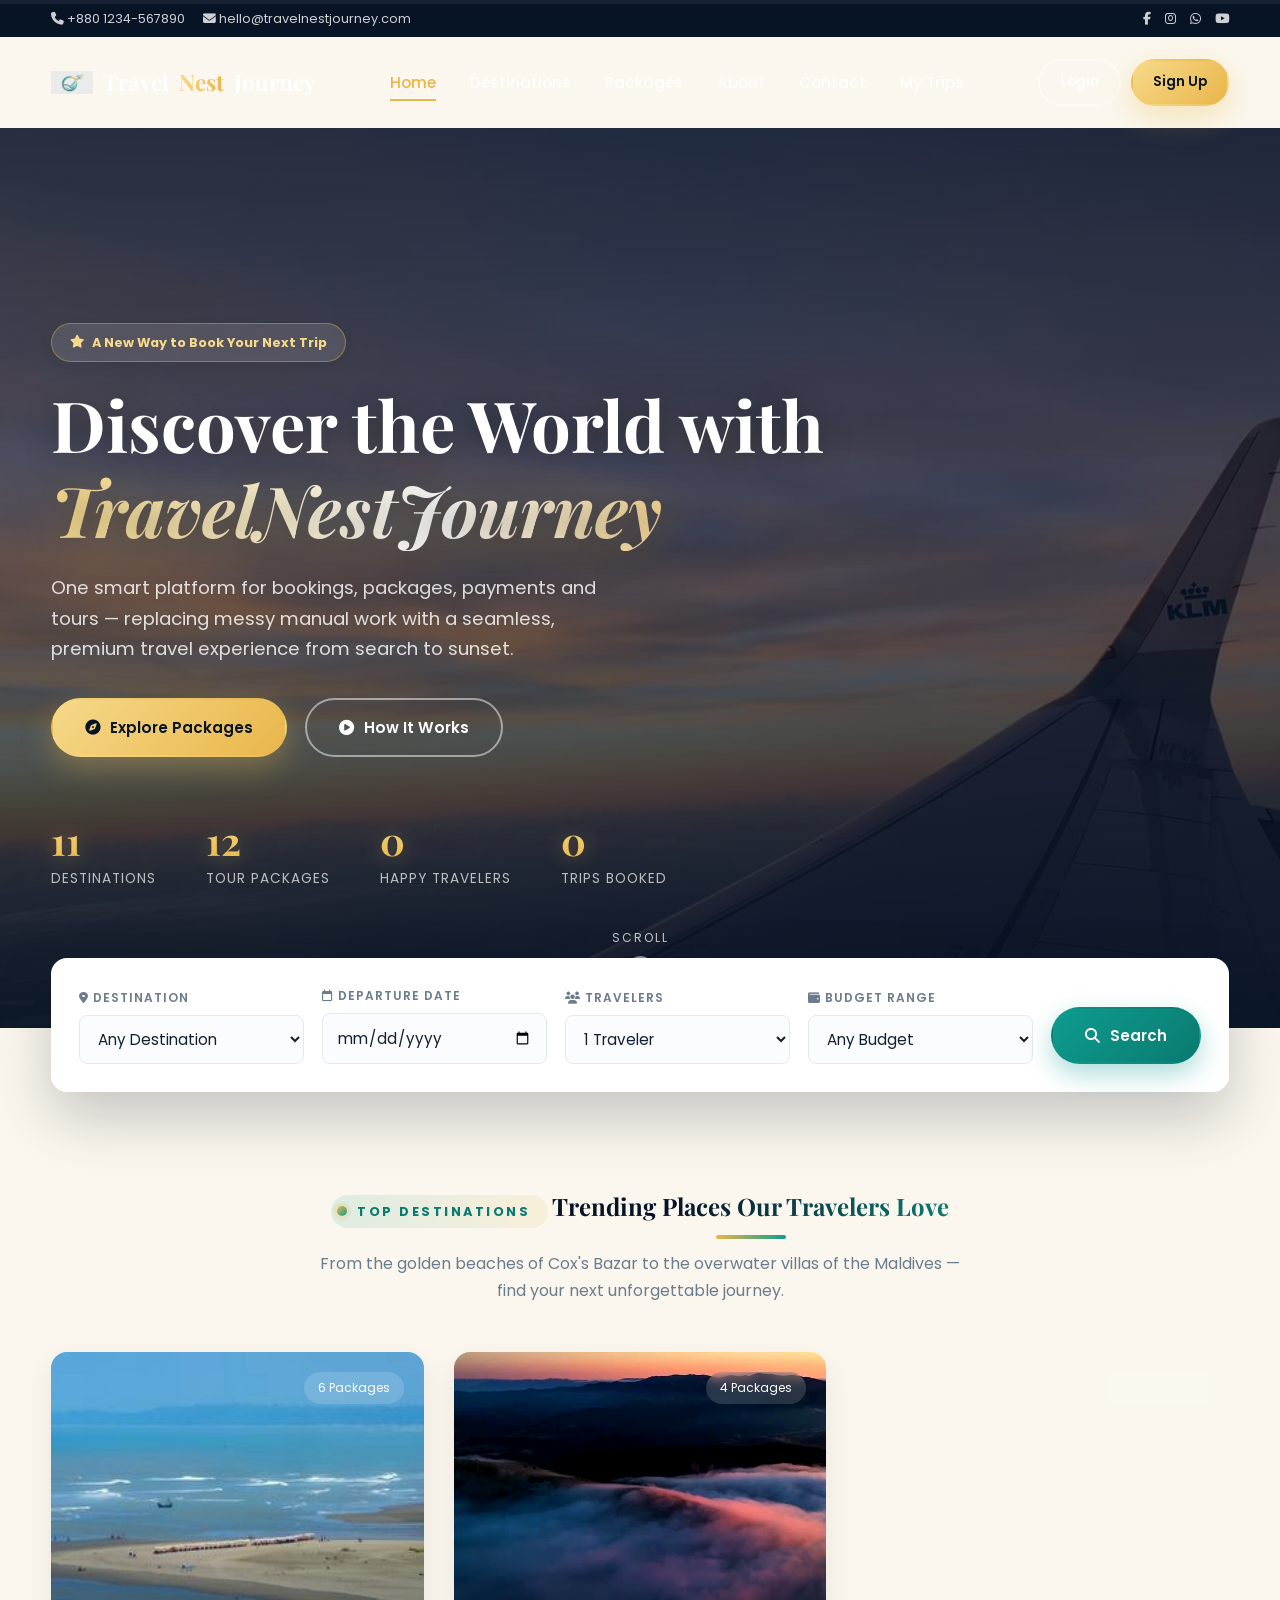
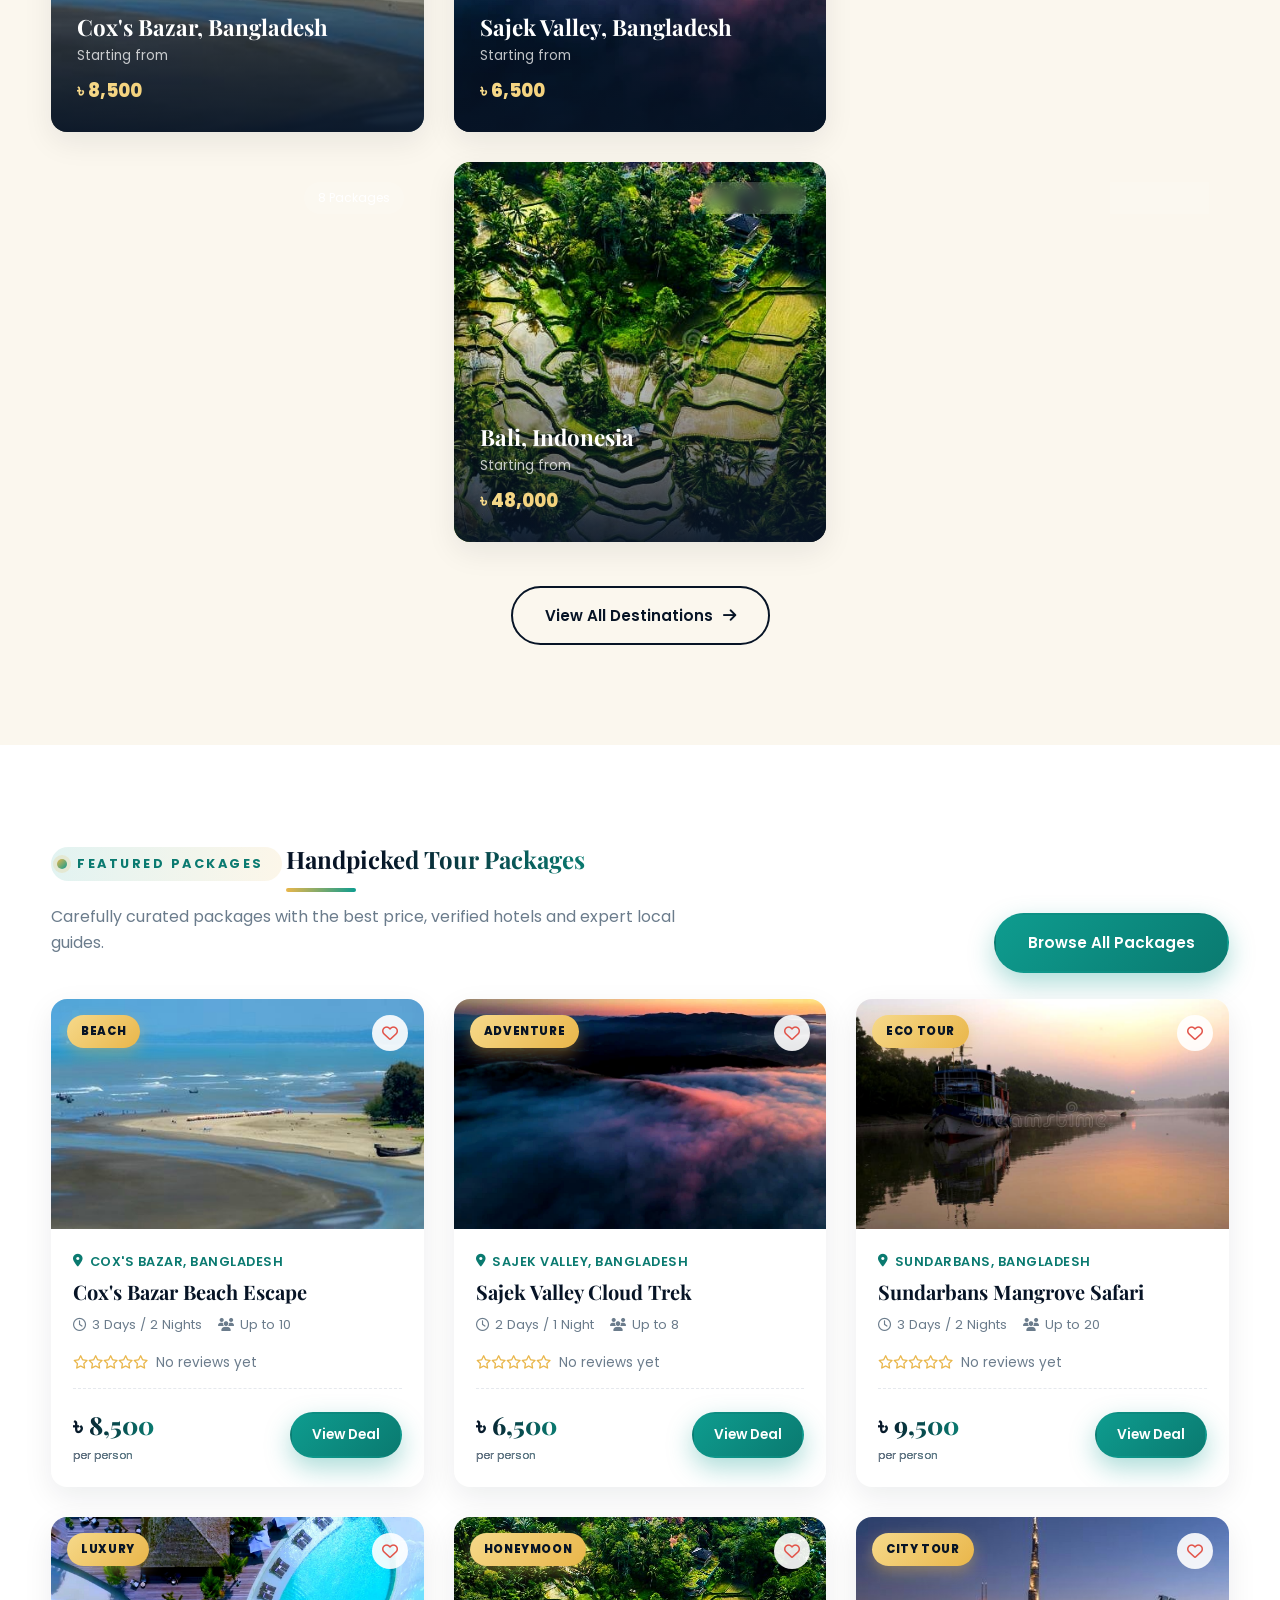
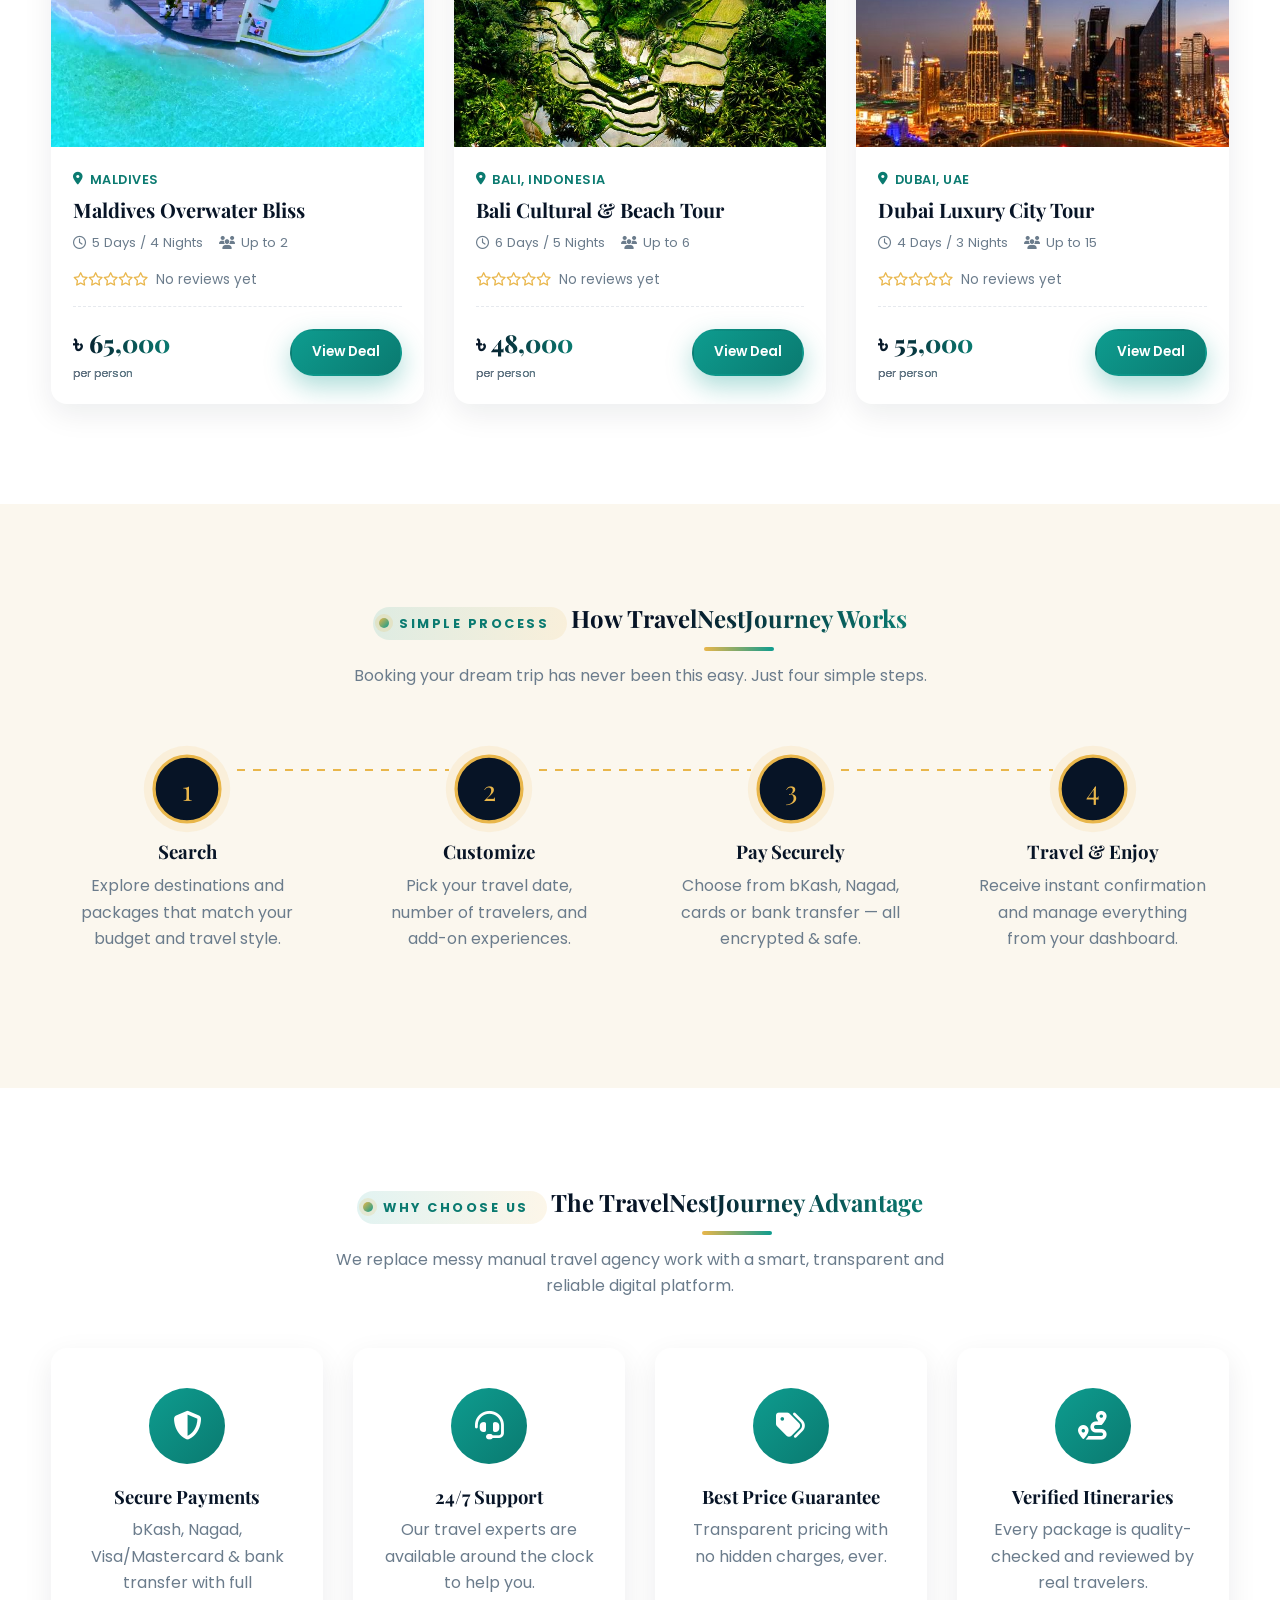
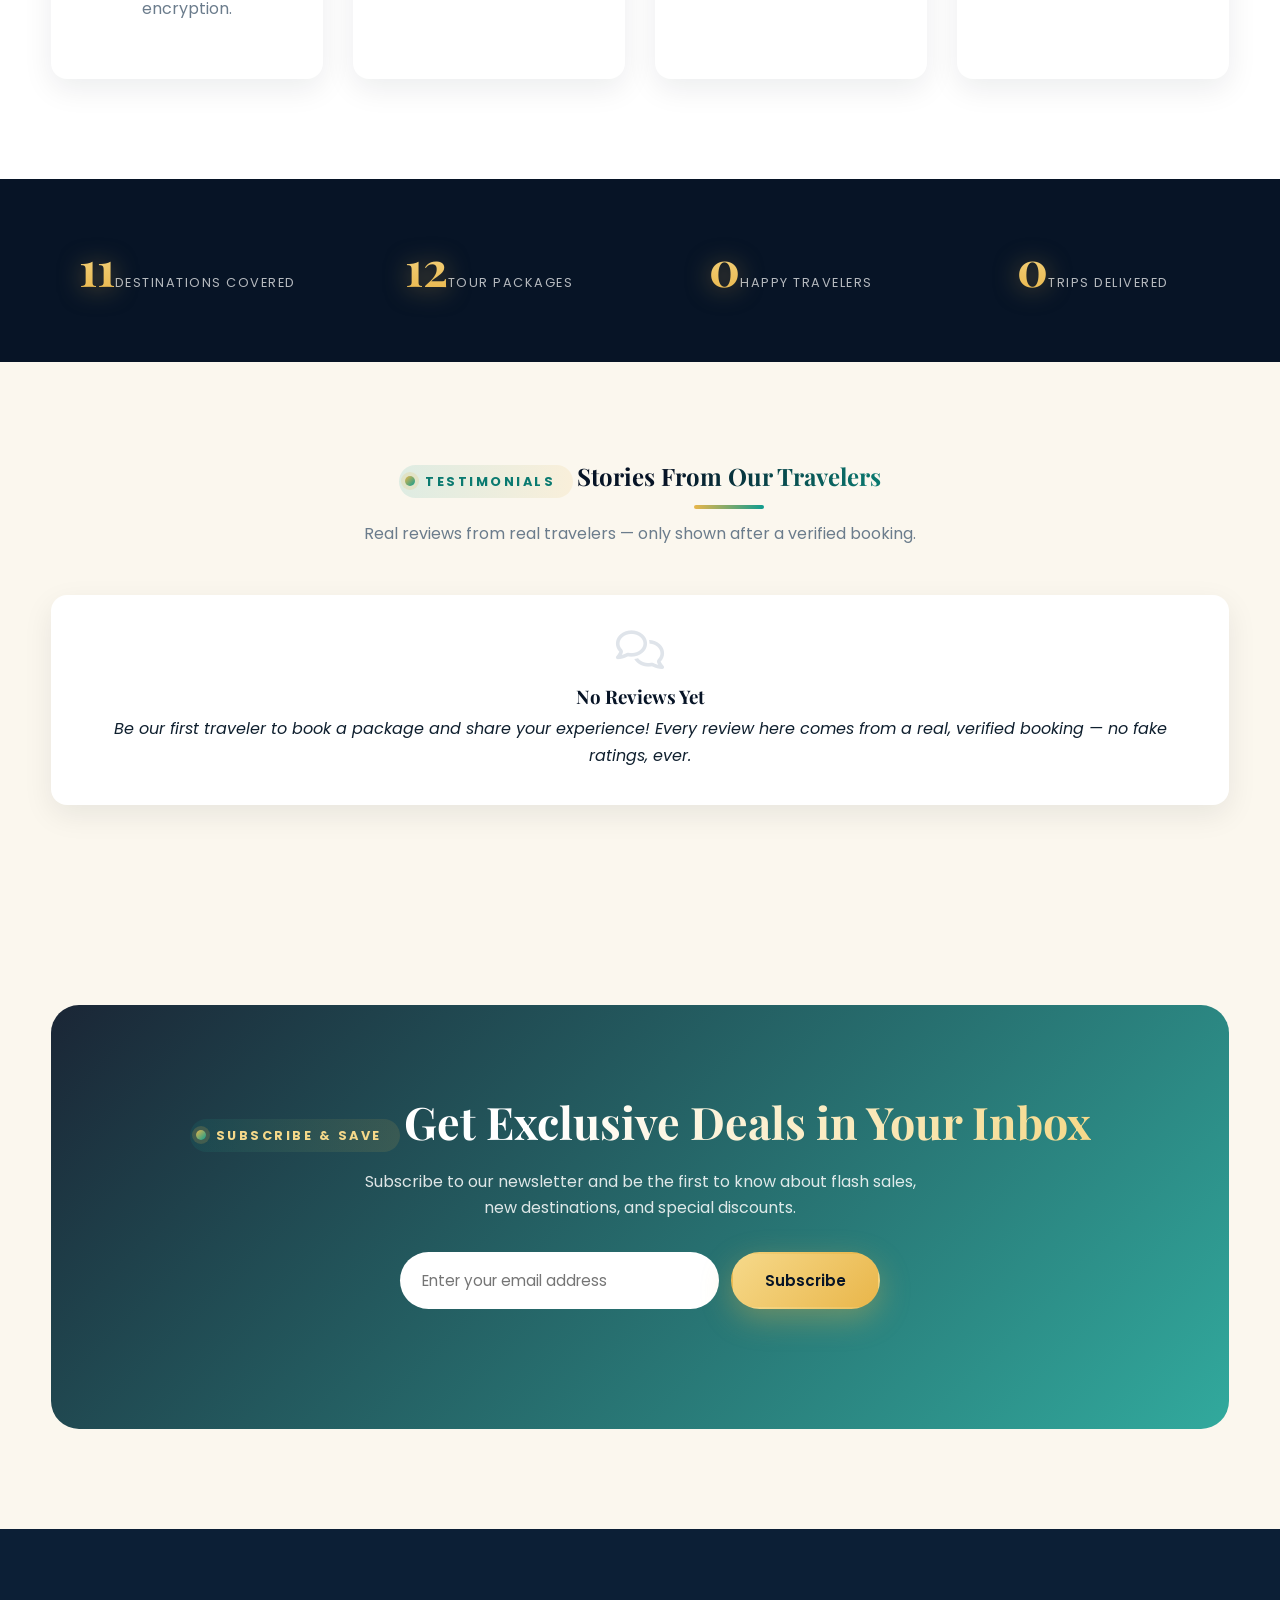
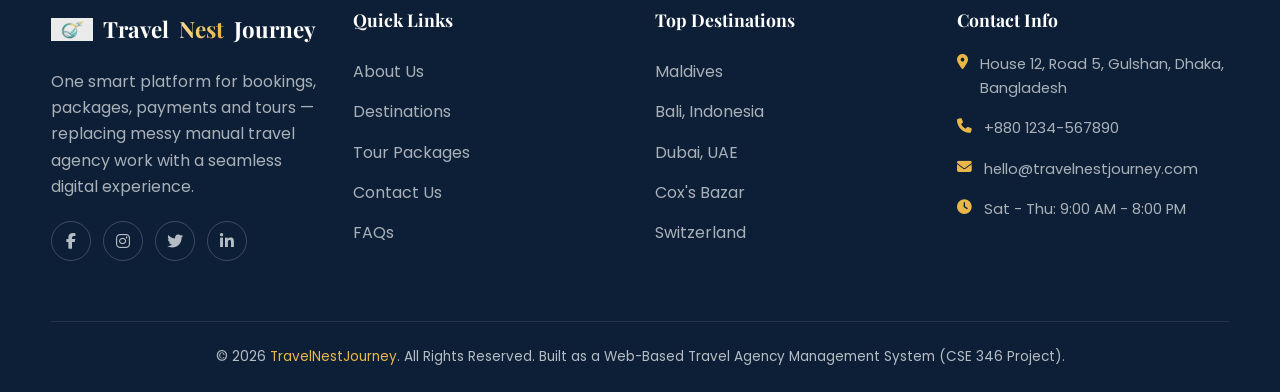
<file: TravelNestJourney final and final/travelnestjourney/index.html>
<!DOCTYPE html>
<html lang="en">
<head>
<meta charset="UTF-8">
<meta name="viewport" content="width=device-width, initial-scale=1.0">
<title>Home | TravelNestJourney</title>
<meta name="description" content="TravelNestJourney - Web-Based Travel Agency Management System. One smart platform for bookings, packages, payments and tours.">
<link rel="preconnect" href="https://fonts.googleapis.com">
<link href="https://fonts.googleapis.com/css2?family=Playfair+Display:wght@600;700;800&family=Poppins:wght@300;400;500;600;700&display=swap" rel="stylesheet">
<link rel="stylesheet" href="https://cdnjs.cloudflare.com/ajax/libs/font-awesome/6.5.1/css/all.min.css">
<link rel="stylesheet" href="css/style.css">
<link rel="icon" href="assets/images/logo.png" type="image/png">


</head>
<body class="">
<div class="scroll-progress-bar"><div class="fill"></div></div>
<div id="preloader"><i class="fa-solid fa-plane loader-plane"></i></div>

<div class="topbar">
  <div class="container">
    <div class="topbar-links">
      <span><i class="fa-solid fa-phone"></i> +880 1234-567890</span>
      <span><i class="fa-solid fa-envelope"></i> hello@travelnestjourney.com</span>
    </div>
    <div class="topbar-social">
      <a href="#"><i class="fa-brands fa-facebook-f"></i></a>
      <a href="#"><i class="fa-brands fa-instagram"></i></a>
      <a href="#"><i class="fa-brands fa-whatsapp"></i></a>
      <a href="#"><i class="fa-brands fa-youtube"></i></a>
    </div>
  </div>
</div>


<nav class="navbar">
  <div class="container">
    <a href="index.html" class="brand"><img src="assets/images/logo.png" alt="TravelNestJourney logo">Travel<span>Nest</span>Journey</a>
    <div class="nav-links">
      <a href="index.html" class="active">Home</a>
<a href="destinations.html" class="">Destinations</a>
<a href="packages.html" class="">Packages</a>
<a href="about.html" class="">About</a>
<a href="contact.html" class="">Contact</a>

      <a href="dashboard.html">My Trips</a>
      <div class="nav-mobile-auth"></div>
    </div>
    <div class="nav-actions">
      <div class="nav-auth-area flex gap-1"></div>
      <button class="nav-toggle"><i class="fa-solid fa-bars"></i></button>
    </div>
  </div>
</nav>


<section class="hero">
  <div class="hero-bg" data-parallax="0.35" style="background-image:url('assets/images/hero-banner.jpg');">
    <video class="hero-video" autoplay muted loop playsinline preload="auto" poster="assets/images/hero-banner.jpg">
      <source src="assets/videos/hero-flight-sunset.mp4" type="video/mp4">
    </video>
  </div>
  <div class="hero-overlay"></div>
  <div class="container hero-content">
    <div class="badge" style="margin-bottom:20px; background:rgba(255,255,255,.12); color:#f6d98a;">
      <i class="fa-solid fa-star"></i> A New Way to Book Your Next Trip
    </div>
    <h1>Discover the World with <em>TravelNestJourney</em></h1>
    <p>One smart platform for bookings, packages, payments and tours &mdash; replacing messy manual work with a seamless, premium travel experience from search to sunset.</p>
    <div class="hero-cta">
      <a href="packages.html" class="btn btn-gold"><i class="fa-solid fa-compass"></i> Explore Packages</a>
      <a href="#how-it-works" class="btn btn-outline"><i class="fa-solid fa-circle-play"></i> How It Works</a>
    </div>
    <div class="hero-stats">
      <div class="stat"><h3 data-stat="destinations" data-count="0">0</h3><span>Destinations</span></div>
      <div class="stat"><h3 data-stat="packages" data-count="0">0</h3><span>Tour Packages</span></div>
      <div class="stat"><h3 data-stat="happyTravelers" data-count="0">0</h3><span>Happy Travelers</span></div>
      <div class="stat"><h3 data-stat="tripsDelivered" data-count="0">0</h3><span>Trips Booked</span></div>
    </div>
  </div>
  <div class="scroll-indicator"><span>Scroll</span><div class="wheel"></div></div>
</section>

<div class="container">
  <form class="search-widget" id="searchWidgetForm">
    <div class="search-field">
      <label><i class="fa-solid fa-location-dot"></i> Destination</label>
      <select id="sw-destination"></select>
    </div>
    <div class="search-field">
      <label><i class="fa-regular fa-calendar"></i> Departure Date</label>
      <input type="date">
    </div>
    <div class="search-field">
      <label><i class="fa-solid fa-users"></i> Travelers</label>
      <select>
        <option>1 Traveler</option>
        <option>2 Travelers</option>
        <option>3-5 Travelers</option>
        <option>6+ Travelers (Group)</option>
      </select>
    </div>
    <div class="search-field">
      <label><i class="fa-solid fa-wallet"></i> Budget Range</label>
      <select>
        <option>Any Budget</option>
        <option>Under ৳15,000</option>
        <option>৳15,000 - ৳50,000</option>
        <option>৳50,000 - ৳100,000</option>
        <option>Above ৳100,000</option>
      </select>
    </div>
    <button type="submit" class="btn btn-teal btn-block"><i class="fa-solid fa-magnifying-glass"></i> Search</button>
  </form>
</div>

<section class="section-pad">
  <div class="container">
    <div class="section-head center" style="margin-left:auto;margin-right:auto;">
      <div class="eyebrow" style="justify-content:center;">Top Destinations</div>
      <h2>Trending Places Our Travelers Love</h2>
      <p>From the golden beaches of Cox's Bazar to the overwater villas of the Maldives &mdash; find your next unforgettable journey.</p>
    </div>
    <div class="grid grid-3" id="featuredDestinations"></div>
    <div class="flex-center" style="margin-top:44px;">
      <a href="destinations.html" class="btn btn-outline-dark">View All Destinations <i class="fa-solid fa-arrow-right"></i></a>
    </div>
  </div>
</section>

<section class="section-pad" style="background:#fff;">
  <div class="container">
    <div class="flex-between" style="align-items:flex-end; flex-wrap:wrap; gap:20px; margin-bottom:0;">
      <div class="section-head" style="margin-bottom:0;">
        <div class="eyebrow">Featured Packages</div>
        <h2>Handpicked Tour Packages</h2>
        <p>Carefully curated packages with the best price, verified hotels and expert local guides.</p>
      </div>
      <a href="packages.html" class="btn btn-teal">Browse All Packages</a>
    </div>
    <br>
    <div class="grid grid-3" id="featuredPackages"></div>
  </div>
</section>

<section class="section-pad" id="how-it-works">
  <div class="container">
    <div class="section-head center" style="margin-left:auto;margin-right:auto;">
      <div class="eyebrow" style="justify-content:center;">Simple Process</div>
      <h2>How TravelNestJourney Works</h2>
      <p>Booking your dream trip has never been this easy. Just four simple steps.</p>
    </div>
    <div class="grid grid-4">
      <div class="step-card">
        <div class="step-line"><div class="step-line-fill"></div></div>
        <div class="step-num">1</div>
        <h3>Search</h3>
        <p>Explore destinations and packages that match your budget and travel style.</p>
      </div>
      <div class="step-card">
        <div class="step-line"><div class="step-line-fill"></div></div>
        <div class="step-num">2</div>
        <h3>Customize</h3>
        <p>Pick your travel date, number of travelers, and add-on experiences.</p>
      </div>
      <div class="step-card">
        <div class="step-line"><div class="step-line-fill"></div></div>
        <div class="step-num">3</div>
        <h3>Pay Securely</h3>
        <p>Choose from bKash, Nagad, cards or bank transfer &mdash; all encrypted &amp; safe.</p>
      </div>
      <div class="step-card">
        <div class="step-num">4</div>
        <h3>Travel &amp; Enjoy</h3>
        <p>Receive instant confirmation and manage everything from your dashboard.</p>
      </div>
    </div>
  </div>
</section>

<section class="section-pad" style="background:#fff;">
  <div class="container">
    <div class="section-head center" style="margin-left:auto;margin-right:auto;">
      <div class="eyebrow" style="justify-content:center;">Why Choose Us</div>
      <h2>The TravelNestJourney Advantage</h2>
      <p>We replace messy manual travel agency work with a smart, transparent and reliable digital platform.</p>
    </div>
    <div class="grid grid-4">
      <div class="feature-card">
        <div class="feature-icon"><i class="fa-solid fa-shield-halved"></i></div>
        <h3>Secure Payments</h3>
        <p>bKash, Nagad, Visa/Mastercard &amp; bank transfer with full encryption.</p>
      </div>
      <div class="feature-card">
        <div class="feature-icon"><i class="fa-solid fa-headset"></i></div>
        <h3>24/7 Support</h3>
        <p>Our travel experts are available around the clock to help you.</p>
      </div>
      <div class="feature-card">
        <div class="feature-icon"><i class="fa-solid fa-tags"></i></div>
        <h3>Best Price Guarantee</h3>
        <p>Transparent pricing with no hidden charges, ever.</p>
      </div>
      <div class="feature-card">
        <div class="feature-icon"><i class="fa-solid fa-route"></i></div>
        <h3>Verified Itineraries</h3>
        <p>Every package is quality-checked and reviewed by real travelers.</p>
      </div>
    </div>
  </div>
</section>

<section class="stats-strip">
  <div class="container grid grid-4">
    <div class="stat-box"><h2 data-stat="destinations" data-count="0">0</h2><span>Destinations Covered</span></div>
    <div class="stat-box"><h2 data-stat="packages" data-count="0">0</h2><span>Tour Packages</span></div>
    <div class="stat-box"><h2 data-stat="happyTravelers" data-count="0">0</h2><span>Happy Travelers</span></div>
    <div class="stat-box"><h2 data-stat="tripsDelivered" data-count="0">0</h2><span>Trips Delivered</span></div>
  </div>
</section>

<section class="section-pad">
  <div class="container">
    <div class="section-head center" style="margin-left:auto;margin-right:auto;">
      <div class="eyebrow" style="justify-content:center;">Testimonials</div>
      <h2>Stories From Our Travelers</h2>
      <p>Real reviews from real travelers &mdash; only shown after a verified booking.</p>
    </div>
    <div class="grid grid-3" id="homeTestimonials"></div>
  </div>
</section>

<section class="section-pad">
  <div class="container">
    <div class="cta-section">
      <div class="cta-bg" data-parallax="0.2" style="background-image:url('assets/images/cta-bg.jpg');"></div>
      <div class="cta-overlay"></div>
      <div class="cta-content container">
        <div class="eyebrow" style="justify-content:center; color:#f6d98a;">Subscribe &amp; Save</div>
        <h2>Get Exclusive Deals in Your Inbox</h2>
        <p>Subscribe to our newsletter and be the first to know about flash sales, new destinations, and special discounts.</p>
        <form class="newsletter-form" id="newsletterForm">
          <input type="email" placeholder="Enter your email address" required>
          <button type="submit" class="btn btn-gold">Subscribe</button>
        </form>
        <p id="newsletterMsg" style="margin-top:16px; font-weight:600;"></p>
      </div>
    </div>
  </div>
</section>


<footer class="footer">
  <div class="container">
    <div class="grid grid-4">
      <div class="footer-about">
        <a href="index.html" class="brand" style="margin-bottom:18px;"><img src="assets/images/logo.png" alt="logo">Travel<span style="color:#e9b64a">Nest</span>Journey</a>
        <p>One smart platform for bookings, packages, payments and tours &mdash; replacing messy manual travel agency work with a seamless digital experience.</p>
        <div class="footer-social">
          <a href="#"><i class="fa-brands fa-facebook-f"></i></a>
          <a href="#"><i class="fa-brands fa-instagram"></i></a>
          <a href="#"><i class="fa-brands fa-twitter"></i></a>
          <a href="#"><i class="fa-brands fa-linkedin-in"></i></a>
        </div>
      </div>
      <div>
        <h4>Quick Links</h4>
        <ul class="footer-links">
          <li><a href="about.html">About Us</a></li>
          <li><a href="destinations.html">Destinations</a></li>
          <li><a href="packages.html">Tour Packages</a></li>
          <li><a href="contact.html">Contact Us</a></li>
          <li><a href="faq.html">FAQs</a></li>
        </ul>
      </div>
      <div>
        <h4>Top Destinations</h4>
        <ul class="footer-links">
          <li><a href="packages.html?dest=maldives">Maldives</a></li>
          <li><a href="packages.html?dest=bali">Bali, Indonesia</a></li>
          <li><a href="packages.html?dest=dubai">Dubai, UAE</a></li>
          <li><a href="packages.html?dest=coxsbazar">Cox's Bazar</a></li>
          <li><a href="packages.html?dest=switzerland">Switzerland</a></li>
        </ul>
      </div>
      <div>
        <h4>Contact Info</h4>
        <ul class="footer-contact">
          <li><i class="fa-solid fa-location-dot"></i> House 12, Road 5, Gulshan, Dhaka, Bangladesh</li>
          <li><i class="fa-solid fa-phone"></i> +880 1234-567890</li>
          <li><i class="fa-solid fa-envelope"></i> hello@travelnestjourney.com</li>
          <li><i class="fa-solid fa-clock"></i> Sat - Thu: 9:00 AM - 8:00 PM</li>
        </ul>
      </div>
    </div>
    <div class="footer-bottom">
      &copy; 2026 <a href="index.html">TravelNestJourney</a>. All Rights Reserved. Built as a Web-Based Travel Agency Management System (CSE 346 Project).
    </div>
  </div>
</footer>
<button class="back-to-top"><i class="fa-solid fa-arrow-up"></i></button>


<script src="js/packages.js"></script>
<script src="js/main.js"></script>

</body>
</html>
</file>
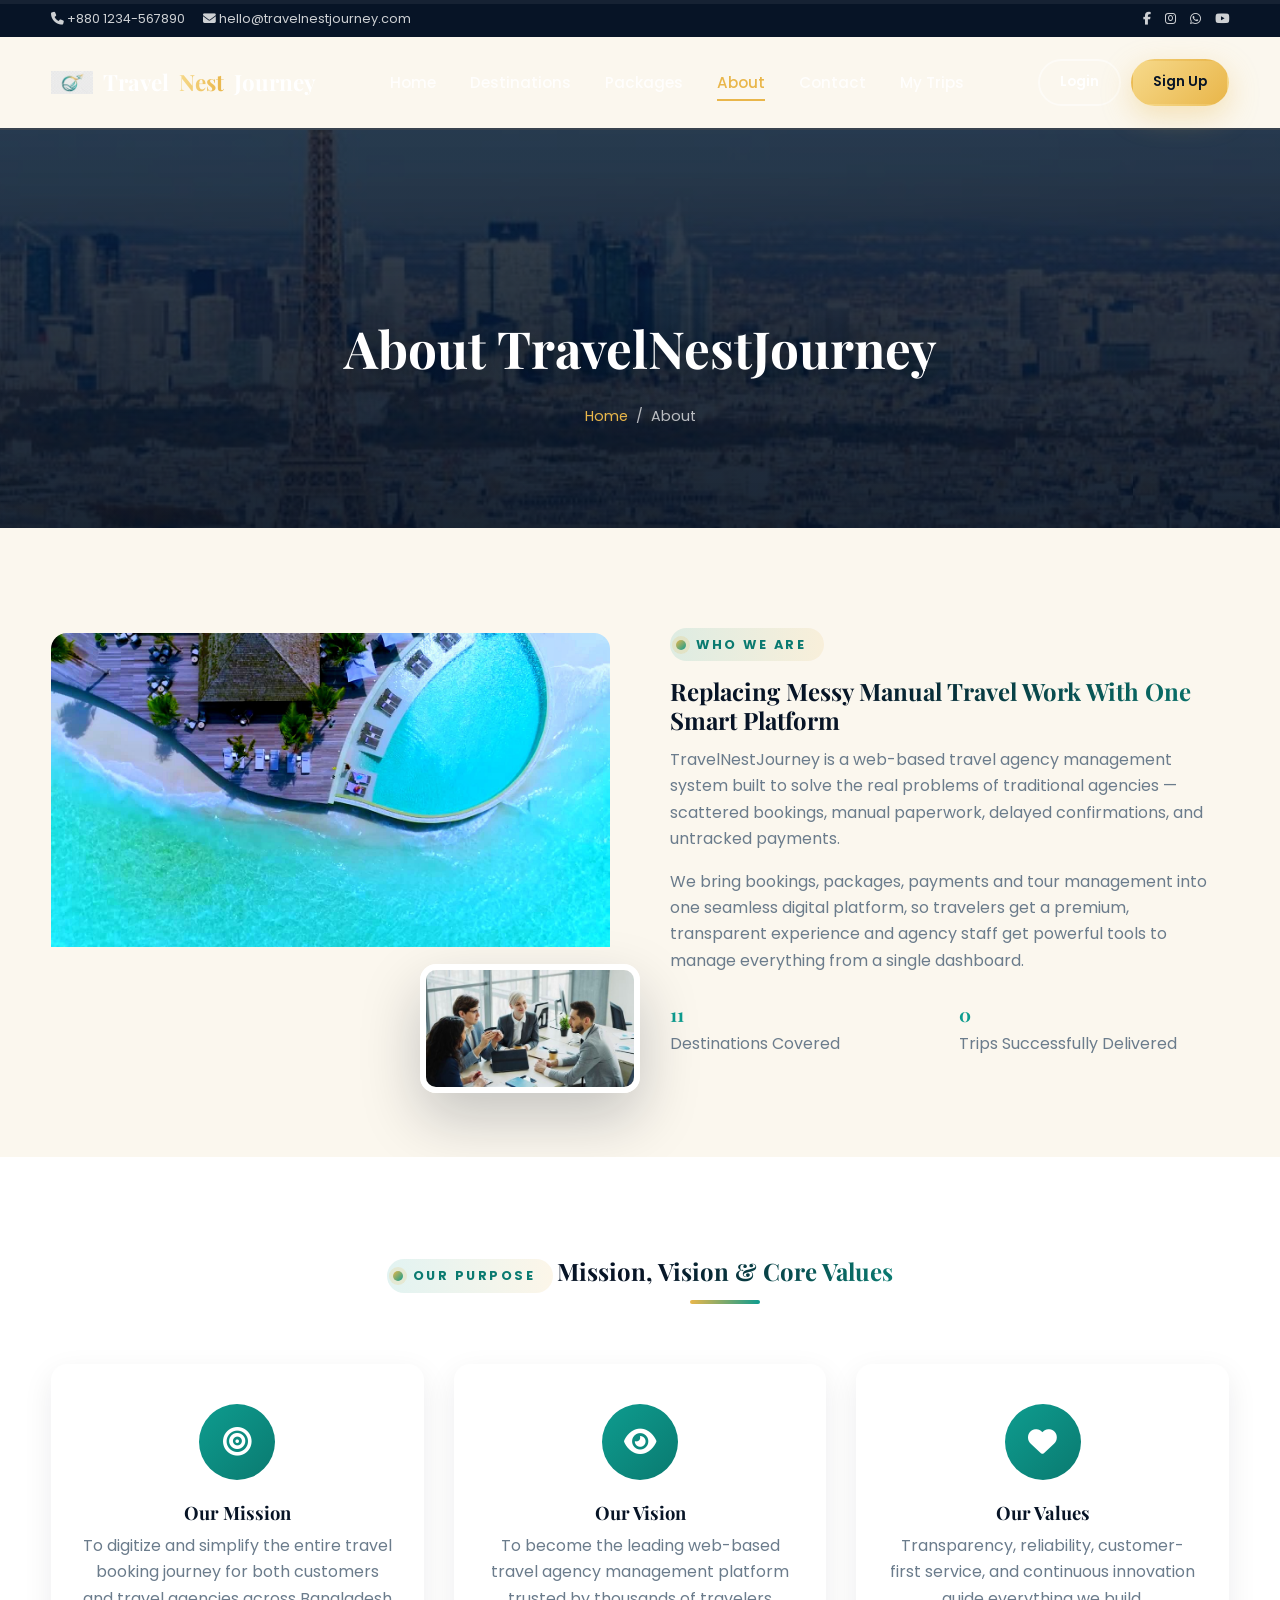
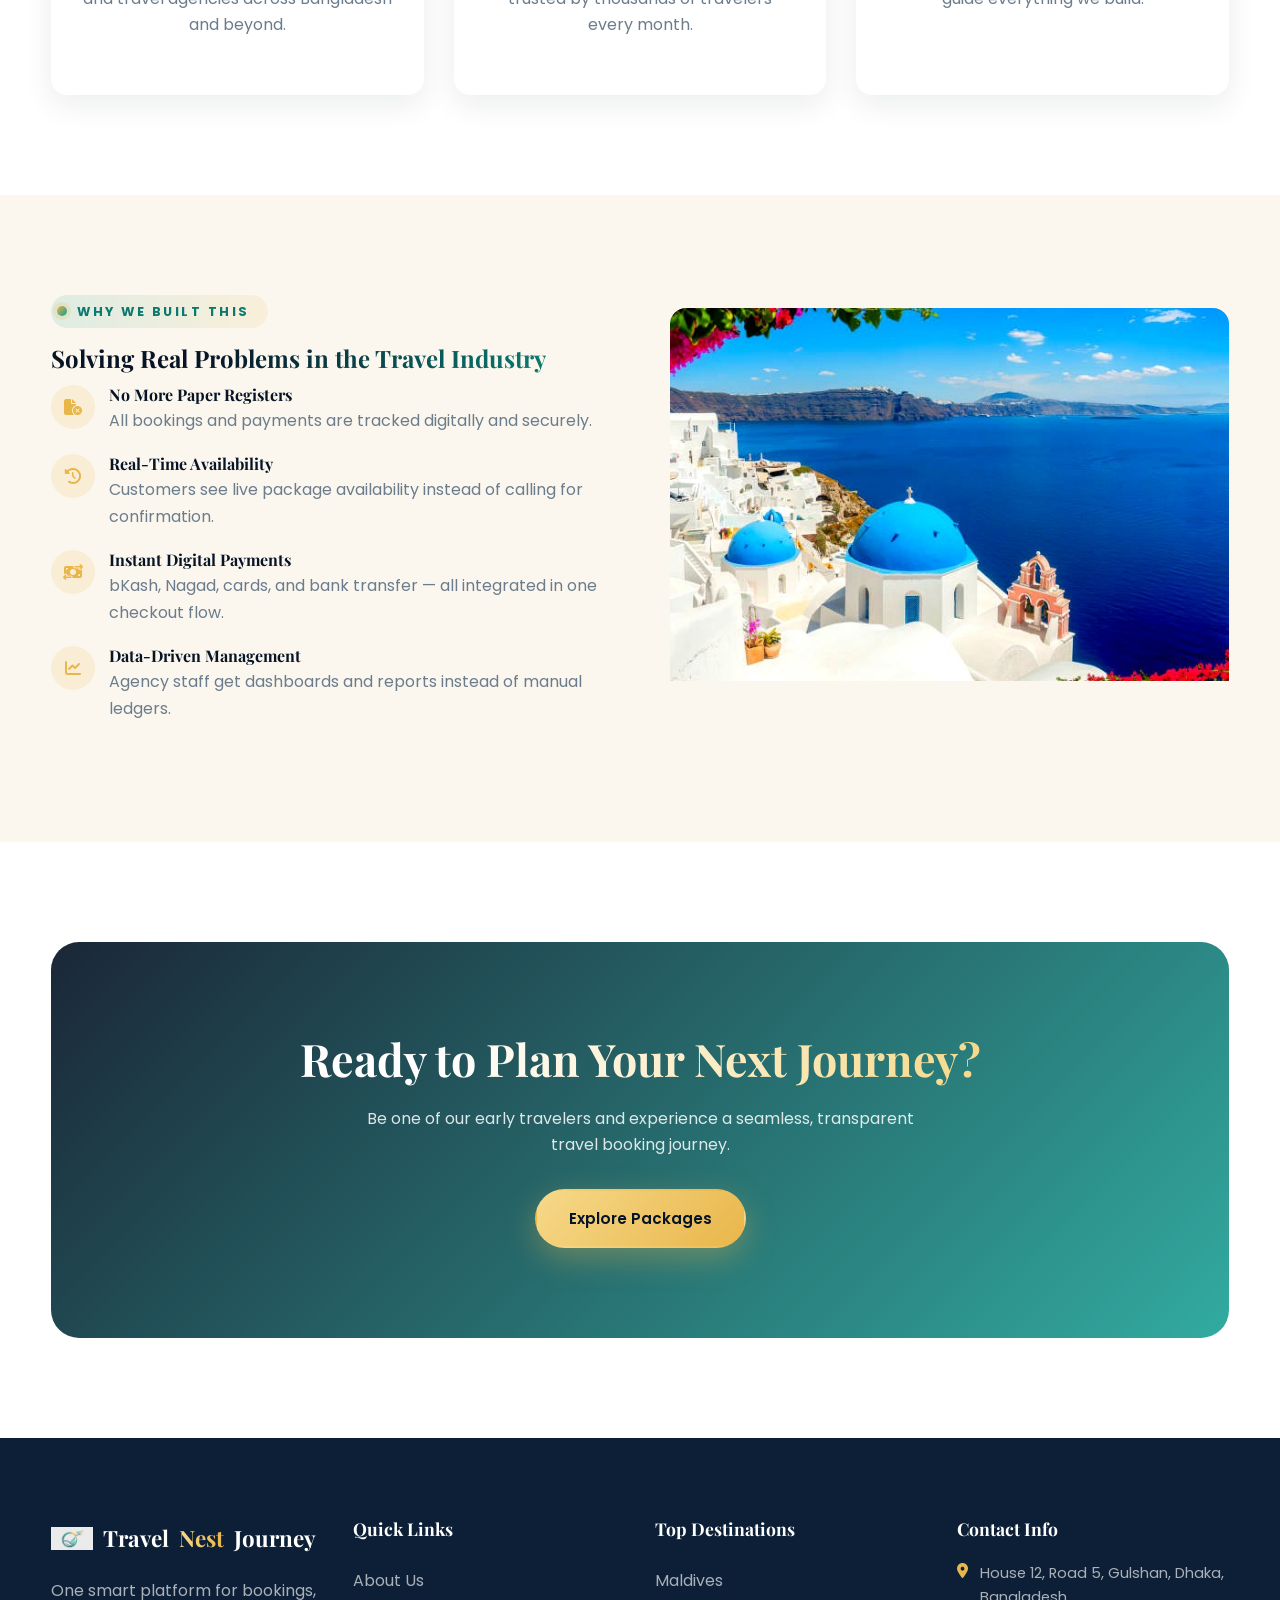
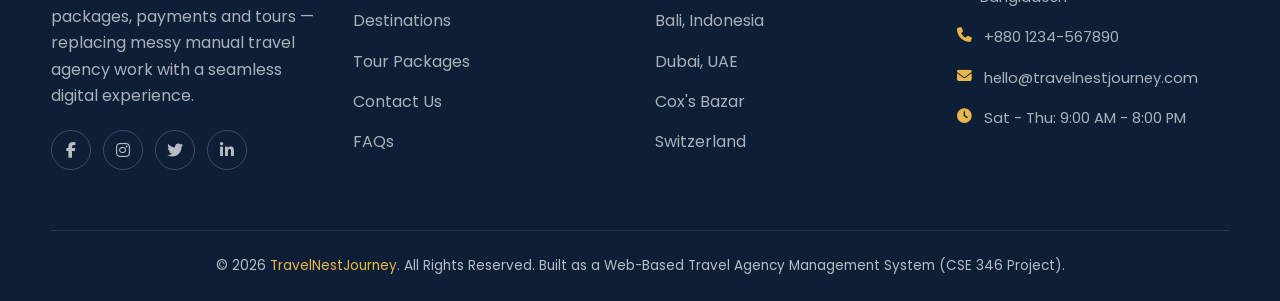
<file: TravelNestJourney final and final/travelnestjourney/about.html>
<!DOCTYPE html>
<html lang="en">
<head>
<meta charset="UTF-8">
<meta name="viewport" content="width=device-width, initial-scale=1.0">
<title>About Us | TravelNestJourney</title>
<meta name="description" content="TravelNestJourney - Web-Based Travel Agency Management System. One smart platform for bookings, packages, payments and tours.">
<link rel="preconnect" href="https://fonts.googleapis.com">
<link href="https://fonts.googleapis.com/css2?family=Playfair+Display:wght@600;700;800&family=Poppins:wght@300;400;500;600;700&display=swap" rel="stylesheet">
<link rel="stylesheet" href="https://cdnjs.cloudflare.com/ajax/libs/font-awesome/6.5.1/css/all.min.css">
<link rel="stylesheet" href="css/style.css">
<link rel="icon" href="assets/images/logo.png" type="image/png">


</head>
<body class="">
<div class="scroll-progress-bar"><div class="fill"></div></div>
<div id="preloader"><i class="fa-solid fa-plane loader-plane"></i></div>

<div class="topbar">
  <div class="container">
    <div class="topbar-links">
      <span><i class="fa-solid fa-phone"></i> +880 1234-567890</span>
      <span><i class="fa-solid fa-envelope"></i> hello@travelnestjourney.com</span>
    </div>
    <div class="topbar-social">
      <a href="#"><i class="fa-brands fa-facebook-f"></i></a>
      <a href="#"><i class="fa-brands fa-instagram"></i></a>
      <a href="#"><i class="fa-brands fa-whatsapp"></i></a>
      <a href="#"><i class="fa-brands fa-youtube"></i></a>
    </div>
  </div>
</div>


<nav class="navbar">
  <div class="container">
    <a href="index.html" class="brand"><img src="assets/images/logo.png" alt="TravelNestJourney logo">Travel<span>Nest</span>Journey</a>
    <div class="nav-links">
      <a href="index.html" class="">Home</a>
<a href="destinations.html" class="">Destinations</a>
<a href="packages.html" class="">Packages</a>
<a href="about.html" class="active">About</a>
<a href="contact.html" class="">Contact</a>

      <a href="dashboard.html">My Trips</a>
      <div class="nav-mobile-auth"></div>
    </div>
    <div class="nav-actions">
      <div class="nav-auth-area flex gap-1"></div>
      <button class="nav-toggle"><i class="fa-solid fa-bars"></i></button>
    </div>
  </div>
</nav>


<section class="page-header">
  <div class="hero-bg" data-parallax="0.25" style="background-image:url('assets/images/destinations/paris.jpg');"></div>
  <div class="hero-overlay"></div>
  <div class="container" style="position:relative; z-index:2;">
    <h1>About TravelNestJourney</h1>
    <div class="breadcrumb"><a href="index.html">Home</a> / <span>About</span></div>
  </div>
</section>

<section class="section-pad">
  <div class="container grid grid-2" style="align-items:center; gap:60px;">
    <div class="about-img-grid">
      <div class="img-main"><img src="assets/images/destinations/maldives.jpg" alt="TravelNestJourney team"></div>
      <div class="img-float"><img src="assets/images/team.jpg" alt="Our team"></div>
    </div>
    <div>
      <div class="eyebrow">Who We Are</div>
      <h2>Replacing Messy Manual Travel Work With One Smart Platform</h2>
      <p>TravelNestJourney is a web-based travel agency management system built to solve the real problems of traditional agencies &mdash; scattered bookings, manual paperwork, delayed confirmations, and untracked payments.</p>
      <p>We bring bookings, packages, payments and tour management into one seamless digital platform, so travelers get a premium, transparent experience and agency staff get powerful tools to manage everything from a single dashboard.</p>
      <div class="grid grid-2" style="margin-top:30px; gap:20px;">
        <div><h3 data-stat="destinations" data-count="0" style="color:#0e9c8f; margin-bottom:4px;">0</h3><p style="margin:0;">Destinations Covered</p></div>
        <div><h3 data-stat="tripsDelivered" data-count="0" style="color:#0e9c8f; margin-bottom:4px;">0</h3><p style="margin:0;">Trips Successfully Delivered</p></div>
      </div>
    </div>
  </div>
</section>

<section class="section-pad" style="background:#fff;">
  <div class="container">
    <div class="section-head center" style="margin-left:auto;margin-right:auto;">
      <div class="eyebrow" style="justify-content:center;">Our Purpose</div>
      <h2>Mission, Vision &amp; Core Values</h2>
    </div>
    <div class="grid grid-3">
      <div class="feature-card">
        <div class="feature-icon"><i class="fa-solid fa-bullseye"></i></div>
        <h3>Our Mission</h3>
        <p>To digitize and simplify the entire travel booking journey for both customers and travel agencies across Bangladesh and beyond.</p>
      </div>
      <div class="feature-card">
        <div class="feature-icon"><i class="fa-solid fa-eye"></i></div>
        <h3>Our Vision</h3>
        <p>To become the leading web-based travel agency management platform trusted by thousands of travelers every month.</p>
      </div>
      <div class="feature-card">
        <div class="feature-icon"><i class="fa-solid fa-heart"></i></div>
        <h3>Our Values</h3>
        <p>Transparency, reliability, customer-first service, and continuous innovation guide everything we build.</p>
      </div>
    </div>
  </div>
</section>

<section class="section-pad">
  <div class="container grid grid-2" style="align-items:center; gap:60px;">
    <div>
      <div class="eyebrow">Why We Built This</div>
      <h2>Solving Real Problems in the Travel Industry</h2>
      <ul class="value-list">
        <li><div class="icon"><i class="fa-solid fa-file-circle-xmark"></i></div><div><h4 style="margin-bottom:4px;">No More Paper Registers</h4><p style="margin:0;">All bookings and payments are tracked digitally and securely.</p></div></li>
        <li><div class="icon"><i class="fa-solid fa-clock-rotate-left"></i></div><div><h4 style="margin-bottom:4px;">Real-Time Availability</h4><p style="margin:0;">Customers see live package availability instead of calling for confirmation.</p></div></li>
        <li><div class="icon"><i class="fa-solid fa-money-bill-transfer"></i></div><div><h4 style="margin-bottom:4px;">Instant Digital Payments</h4><p style="margin:0;">bKash, Nagad, cards, and bank transfer &mdash; all integrated in one checkout flow.</p></div></li>
        <li><div class="icon"><i class="fa-solid fa-chart-line"></i></div><div><h4 style="margin-bottom:4px;">Data-Driven Management</h4><p style="margin:0;">Agency staff get dashboards and reports instead of manual ledgers.</p></div></li>
      </ul>
    </div>
    <div class="about-img-grid">
      <div class="img-main"><img src="assets/images/destinations/santorini.jpg" alt="Travel experience"></div>
    </div>
  </div>
</section>

<section class="section-pad" style="background:#fff;">
  <div class="container">
    <div class="cta-section">
      <div class="cta-bg" data-parallax="0.2" style="background-image:url('assets/images/destinations/bali.jpg');"></div>
      <div class="cta-overlay"></div>
      <div class="cta-content container">
        <h2>Ready to Plan Your Next Journey?</h2>
        <p>Be one of our early travelers and experience a seamless, transparent travel booking journey.</p>
        <a href="packages.html" class="btn btn-gold">Explore Packages</a>
      </div>
    </div>
  </div>
</section>


<footer class="footer">
  <div class="container">
    <div class="grid grid-4">
      <div class="footer-about">
        <a href="index.html" class="brand" style="margin-bottom:18px;"><img src="assets/images/logo.png" alt="logo">Travel<span style="color:#e9b64a">Nest</span>Journey</a>
        <p>One smart platform for bookings, packages, payments and tours &mdash; replacing messy manual travel agency work with a seamless digital experience.</p>
        <div class="footer-social">
          <a href="#"><i class="fa-brands fa-facebook-f"></i></a>
          <a href="#"><i class="fa-brands fa-instagram"></i></a>
          <a href="#"><i class="fa-brands fa-twitter"></i></a>
          <a href="#"><i class="fa-brands fa-linkedin-in"></i></a>
        </div>
      </div>
      <div>
        <h4>Quick Links</h4>
        <ul class="footer-links">
          <li><a href="about.html">About Us</a></li>
          <li><a href="destinations.html">Destinations</a></li>
          <li><a href="packages.html">Tour Packages</a></li>
          <li><a href="contact.html">Contact Us</a></li>
          <li><a href="faq.html">FAQs</a></li>
        </ul>
      </div>
      <div>
        <h4>Top Destinations</h4>
        <ul class="footer-links">
          <li><a href="packages.html?dest=maldives">Maldives</a></li>
          <li><a href="packages.html?dest=bali">Bali, Indonesia</a></li>
          <li><a href="packages.html?dest=dubai">Dubai, UAE</a></li>
          <li><a href="packages.html?dest=coxsbazar">Cox's Bazar</a></li>
          <li><a href="packages.html?dest=switzerland">Switzerland</a></li>
        </ul>
      </div>
      <div>
        <h4>Contact Info</h4>
        <ul class="footer-contact">
          <li><i class="fa-solid fa-location-dot"></i> House 12, Road 5, Gulshan, Dhaka, Bangladesh</li>
          <li><i class="fa-solid fa-phone"></i> +880 1234-567890</li>
          <li><i class="fa-solid fa-envelope"></i> hello@travelnestjourney.com</li>
          <li><i class="fa-solid fa-clock"></i> Sat - Thu: 9:00 AM - 8:00 PM</li>
        </ul>
      </div>
    </div>
    <div class="footer-bottom">
      &copy; 2026 <a href="index.html">TravelNestJourney</a>. All Rights Reserved. Built as a Web-Based Travel Agency Management System (CSE 346 Project).
    </div>
  </div>
</footer>
<button class="back-to-top"><i class="fa-solid fa-arrow-up"></i></button>


<script src="js/packages.js"></script>
<script src="js/main.js"></script>

</body>
</html>
</file>
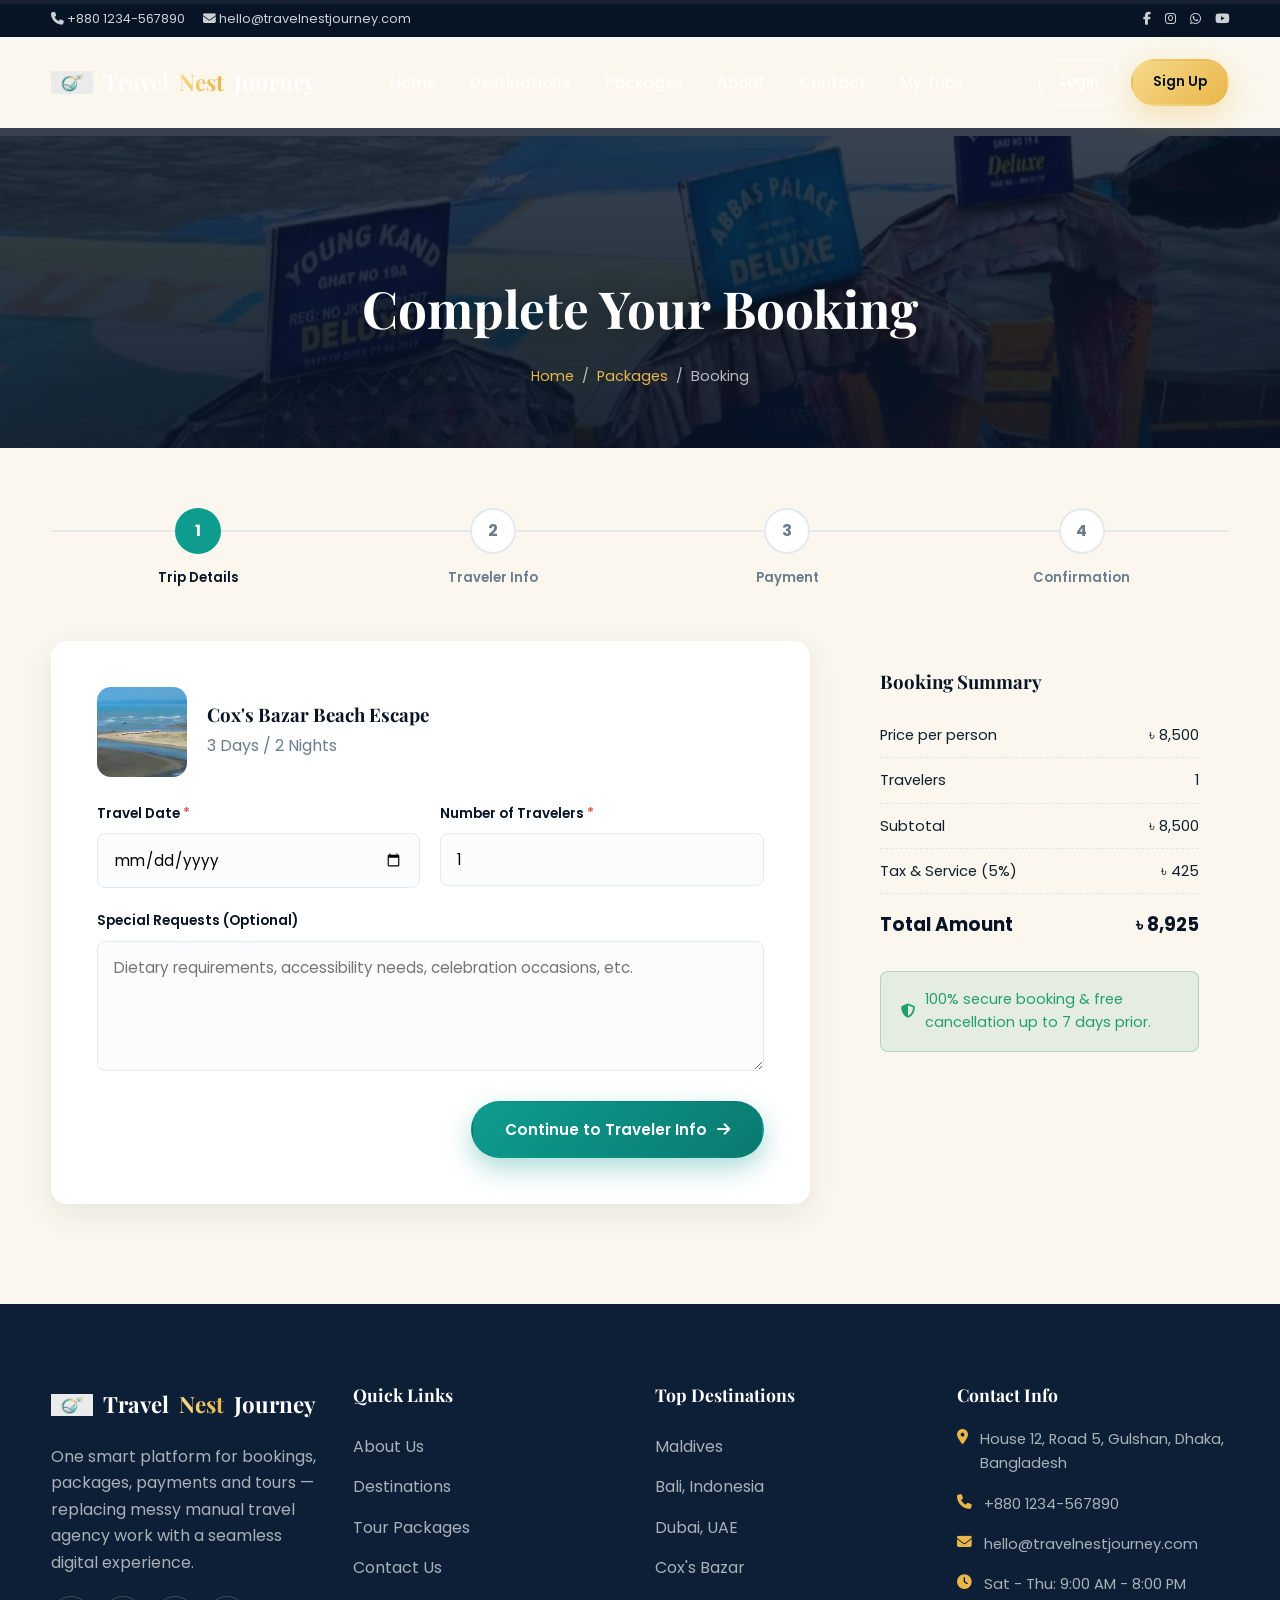
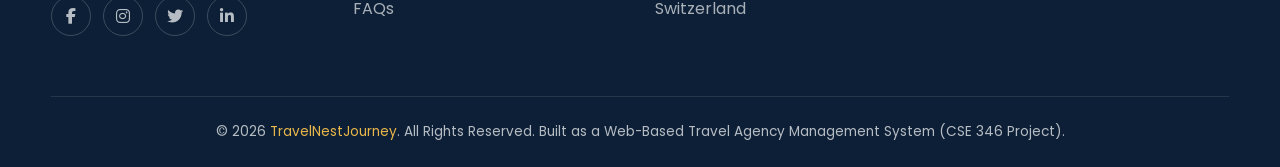
<file: TravelNestJourney final and final/travelnestjourney/booking.html>
<!DOCTYPE html>
<html lang="en">
<head>
<meta charset="UTF-8">
<meta name="viewport" content="width=device-width, initial-scale=1.0">
<title>Booking | TravelNestJourney</title>
<meta name="description" content="TravelNestJourney - Web-Based Travel Agency Management System. One smart platform for bookings, packages, payments and tours.">
<link rel="preconnect" href="https://fonts.googleapis.com">
<link href="https://fonts.googleapis.com/css2?family=Playfair+Display:wght@600;700;800&family=Poppins:wght@300;400;500;600;700&display=swap" rel="stylesheet">
<link rel="stylesheet" href="https://cdnjs.cloudflare.com/ajax/libs/font-awesome/6.5.1/css/all.min.css">
<link rel="stylesheet" href="css/style.css">
<link rel="icon" href="assets/images/logo.png" type="image/png">


</head>
<body class="">
<div class="scroll-progress-bar"><div class="fill"></div></div>
<div id="preloader"><i class="fa-solid fa-plane loader-plane"></i></div>

<div class="topbar">
  <div class="container">
    <div class="topbar-links">
      <span><i class="fa-solid fa-phone"></i> +880 1234-567890</span>
      <span><i class="fa-solid fa-envelope"></i> hello@travelnestjourney.com</span>
    </div>
    <div class="topbar-social">
      <a href="#"><i class="fa-brands fa-facebook-f"></i></a>
      <a href="#"><i class="fa-brands fa-instagram"></i></a>
      <a href="#"><i class="fa-brands fa-whatsapp"></i></a>
      <a href="#"><i class="fa-brands fa-youtube"></i></a>
    </div>
  </div>
</div>


<nav class="navbar">
  <div class="container">
    <a href="index.html" class="brand"><img src="assets/images/logo.png" alt="TravelNestJourney logo">Travel<span>Nest</span>Journey</a>
    <div class="nav-links">
      <a href="index.html" class="">Home</a>
<a href="destinations.html" class="">Destinations</a>
<a href="packages.html" class="">Packages</a>
<a href="about.html" class="">About</a>
<a href="contact.html" class="">Contact</a>

      <a href="dashboard.html">My Trips</a>
      <div class="nav-mobile-auth"></div>
    </div>
    <div class="nav-actions">
      <div class="nav-auth-area flex gap-1"></div>
      <button class="nav-toggle"><i class="fa-solid fa-bars"></i></button>
    </div>
  </div>
</nav>


<section class="page-header" style="padding:150px 0 60px;">
  <div class="hero-bg" data-parallax="0.25" style="background-image:url('assets/images/destinations/kashmir.jpg');"></div>
  <div class="hero-overlay"></div>
  <div class="container" style="position:relative; z-index:2;">
    <h1>Complete Your Booking</h1>
    <div class="breadcrumb"><a href="index.html">Home</a> / <a href="packages.html">Packages</a> / <span>Booking</span></div>
  </div>
</section>

<section class="section-pad" id="bookingWrap" style="padding-top:60px;">
  <div class="container">

    <div class="steps-progress">
      <div class="step-item active" data-step-indicator="1"><div class="circle">1</div><span>Trip Details</span></div>
      <div class="step-item" data-step-indicator="2"><div class="circle">2</div><span>Traveler Info</span></div>
      <div class="step-item" data-step-indicator="3"><div class="circle">3</div><span>Payment</span></div>
      <div class="step-item" data-step-indicator="4"><div class="circle">4</div><span>Confirmation</span></div>
    </div>

    <div class="grid" style="grid-template-columns: 2fr 1fr; gap: 40px; align-items:flex-start;">
      <div class="form-card">

        <!-- Step 1: Trip Details -->
        <div class="booking-step active" data-step="1">
          <div class="flex gap-2" style="margin-bottom:26px; align-items:center;">
            <img id="bk-pkg-img" src="" style="width:90px;height:90px;border-radius:14px;object-fit:cover;">
            <div>
              <h3 id="bk-pkg-title" style="margin-bottom:6px;"></h3>
              <p id="bk-pkg-duration" style="margin:0;"></p>
            </div>
          </div>
          <div class="form-row">
            <div class="form-group">
              <label>Travel Date <span class="required">*</span></label>
              <input type="date" class="form-control" id="bk-date" required>
            </div>
            <div class="form-group">
              <label>Number of Travelers <span class="required">*</span></label>
              <input type="number" min="1" max="20" value="1" class="form-control" id="bk-travelers" required>
            </div>
          </div>
          <div class="form-group">
            <label>Special Requests (Optional)</label>
            <textarea class="form-control" placeholder="Dietary requirements, accessibility needs, celebration occasions, etc."></textarea>
          </div>
          <div class="flex-between" style="margin-top:20px;">
            <span></span>
            <button class="btn btn-teal" data-next-step="2">Continue to Traveler Info <i class="fa-solid fa-arrow-right"></i></button>
          </div>
        </div>

        <!-- Step 2: Traveler Info -->
        <div class="booking-step" data-step="2">
          <h3 style="margin-bottom:24px;">Traveler Information</h3>
          <div class="form-row">
            <div class="form-group">
              <label>Full Name <span class="required">*</span></label>
              <input type="text" class="form-control" id="bk-name" placeholder="e.g. Rahim Uddin" required>
            </div>
            <div class="form-group">
              <label>Email Address <span class="required">*</span></label>
              <input type="email" class="form-control" id="bk-email" placeholder="you@example.com" required>
            </div>
          </div>
          <div class="form-row">
            <div class="form-group">
              <label>Phone Number <span class="required">*</span></label>
              <input type="tel" class="form-control" placeholder="+880 1XXX-XXXXXX" required>
            </div>
            <div class="form-group">
              <label>NID / Passport Number <span class="required">*</span></label>
              <input type="text" class="form-control" placeholder="For booking verification" required>
            </div>
          </div>
          <div class="form-group">
            <label>Emergency Contact</label>
            <input type="tel" class="form-control" placeholder="Alternate contact number">
          </div>
          <div class="flex-between" style="margin-top:20px;">
            <button class="btn btn-outline-dark" data-prev-step="1"><i class="fa-solid fa-arrow-left"></i> Back</button>
            <button class="btn btn-teal" data-next-step="3">Continue to Payment <i class="fa-solid fa-arrow-right"></i></button>
          </div>
        </div>

        <!-- Step 3: Payment -->
        <div class="booking-step" data-step="3">
          <h3 style="margin-bottom:24px;">Choose Payment Method</h3>
          <label class="payment-option selected">
            <input type="radio" name="paymentMethod" value="bkash" checked>
            <i class="fa-solid fa-mobile-screen-button"></i>
            <div><strong>bKash</strong><p style="margin:0;font-size:.82rem;">Pay instantly using your bKash wallet</p></div>
          </label>
          <label class="payment-option">
            <input type="radio" name="paymentMethod" value="nagad">
            <i class="fa-solid fa-wallet"></i>
            <div><strong>Nagad</strong><p style="margin:0;font-size:.82rem;">Pay instantly using your Nagad wallet</p></div>
          </label>
          <label class="payment-option">
            <input type="radio" name="paymentMethod" value="card">
            <i class="fa-regular fa-credit-card"></i>
            <div><strong>Visa / Mastercard</strong><p style="margin:0;font-size:.82rem;">Secure international card payment</p></div>
          </label>
          <label class="payment-option">
            <input type="radio" name="paymentMethod" value="bank">
            <i class="fa-solid fa-building-columns"></i>
            <div><strong>Bank Transfer</strong><p style="margin:0;font-size:.82rem;">Direct transfer to our corporate account</p></div>
          </label>

          <div class="form-group" style="margin-top:20px;">
            <label>Card / Wallet Number (Demo Only)</label>
            <input type="text" class="form-control" placeholder="XXXX-XXXX-XXXX-XXXX">
          </div>
          <div class="alert alert-success" style="margin-top:10px;">
            <i class="fa-solid fa-lock"></i> This is a demo checkout. No real payment will be processed.
          </div>
          <div class="flex-between" style="margin-top:20px;">
            <button class="btn btn-outline-dark" data-prev-step="2"><i class="fa-solid fa-arrow-left"></i> Back</button>
            <button class="btn btn-gold" id="confirmBookingBtn"><i class="fa-solid fa-circle-check"></i> Confirm &amp; Pay</button>
          </div>
        </div>

        <!-- Step 4: Confirmation -->
        <div class="booking-step" data-step="4" style="text-align:center; padding: 40px 0;">
          <div style="width:90px;height:90px;border-radius:50%;background:rgba(34,160,107,.12);display:flex;align-items:center;justify-content:center;margin:0 auto 24px;">
            <i class="fa-solid fa-check" style="font-size:2.4rem;color:#22a06b;"></i>
          </div>
          <h2>Booking Confirmed!</h2>
          <p>Thank you for booking with TravelNestJourney. A confirmation email has been sent to you.</p>
          <div style="background:#fbf7ee; border-radius:14px; padding:24px; max-width:400px; margin: 24px auto;">
            <p style="margin:0 0 8px;">Booking ID</p>
            <h3 id="bk-final-id" style="color:#0e9c8f; margin-bottom:16px;"></h3>
            <p style="margin:0 0 8px;">Total Paid</p>
            <h3 id="bk-final-total" style="color:#e9b64a;"></h3>
          </div>
          <div class="flex-center gap-2">
            <a href="dashboard.html" class="btn btn-teal">View My Bookings</a>
            <a href="packages.html" class="btn btn-outline-dark">Explore More Packages</a>
          </div>
        </div>
      </div>

      <div class="summary-box">
        <h3 style="margin-bottom:20px;">Booking Summary</h3>
        <div class="summary-row"><span>Price per person</span><span id="bk-pkg-price"></span></div>
        <div class="summary-row"><span>Travelers</span><span id="sum-travelers">1</span></div>
        <div class="summary-row"><span>Subtotal</span><span id="sum-subtotal"></span></div>
        <div class="summary-row"><span>Tax &amp; Service (5%)</span><span id="sum-tax"></span></div>
        <div class="summary-row total"><span>Total Amount</span><span id="sum-total"></span></div>
        <div class="alert alert-success" style="margin-top:20px;">
          <i class="fa-solid fa-shield-halved"></i> 100% secure booking &amp; free cancellation up to 7 days prior.
        </div>
      </div>
    </div>
  </div>
</section>


<footer class="footer">
  <div class="container">
    <div class="grid grid-4">
      <div class="footer-about">
        <a href="index.html" class="brand" style="margin-bottom:18px;"><img src="assets/images/logo.png" alt="logo">Travel<span style="color:#e9b64a">Nest</span>Journey</a>
        <p>One smart platform for bookings, packages, payments and tours &mdash; replacing messy manual travel agency work with a seamless digital experience.</p>
        <div class="footer-social">
          <a href="#"><i class="fa-brands fa-facebook-f"></i></a>
          <a href="#"><i class="fa-brands fa-instagram"></i></a>
          <a href="#"><i class="fa-brands fa-twitter"></i></a>
          <a href="#"><i class="fa-brands fa-linkedin-in"></i></a>
        </div>
      </div>
      <div>
        <h4>Quick Links</h4>
        <ul class="footer-links">
          <li><a href="about.html">About Us</a></li>
          <li><a href="destinations.html">Destinations</a></li>
          <li><a href="packages.html">Tour Packages</a></li>
          <li><a href="contact.html">Contact Us</a></li>
          <li><a href="faq.html">FAQs</a></li>
        </ul>
      </div>
      <div>
        <h4>Top Destinations</h4>
        <ul class="footer-links">
          <li><a href="packages.html?dest=maldives">Maldives</a></li>
          <li><a href="packages.html?dest=bali">Bali, Indonesia</a></li>
          <li><a href="packages.html?dest=dubai">Dubai, UAE</a></li>
          <li><a href="packages.html?dest=coxsbazar">Cox's Bazar</a></li>
          <li><a href="packages.html?dest=switzerland">Switzerland</a></li>
        </ul>
      </div>
      <div>
        <h4>Contact Info</h4>
        <ul class="footer-contact">
          <li><i class="fa-solid fa-location-dot"></i> House 12, Road 5, Gulshan, Dhaka, Bangladesh</li>
          <li><i class="fa-solid fa-phone"></i> +880 1234-567890</li>
          <li><i class="fa-solid fa-envelope"></i> hello@travelnestjourney.com</li>
          <li><i class="fa-solid fa-clock"></i> Sat - Thu: 9:00 AM - 8:00 PM</li>
        </ul>
      </div>
    </div>
    <div class="footer-bottom">
      &copy; 2026 <a href="index.html">TravelNestJourney</a>. All Rights Reserved. Built as a Web-Based Travel Agency Management System (CSE 346 Project).
    </div>
  </div>
</footer>
<button class="back-to-top"><i class="fa-solid fa-arrow-up"></i></button>


<script src="js/packages.js"></script>
<script src="js/main.js"></script>

</body>
</html>
</file>
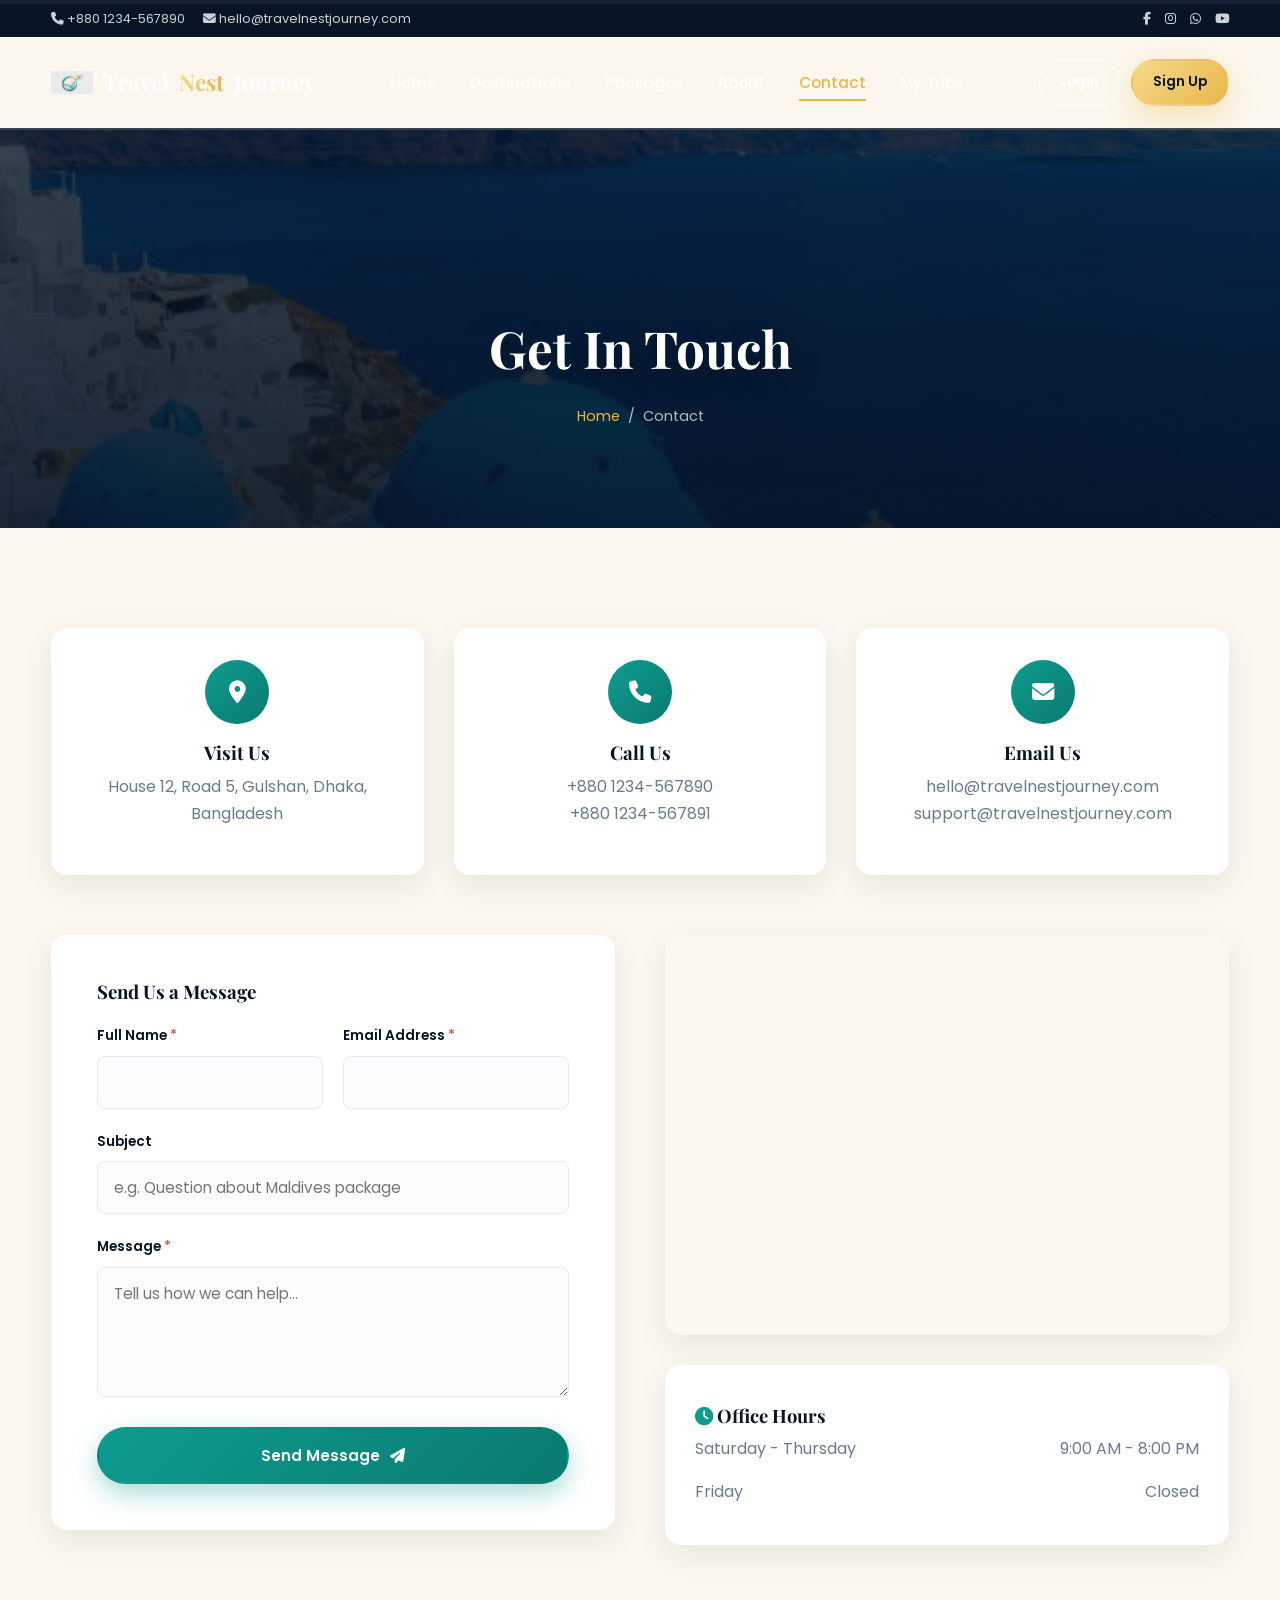
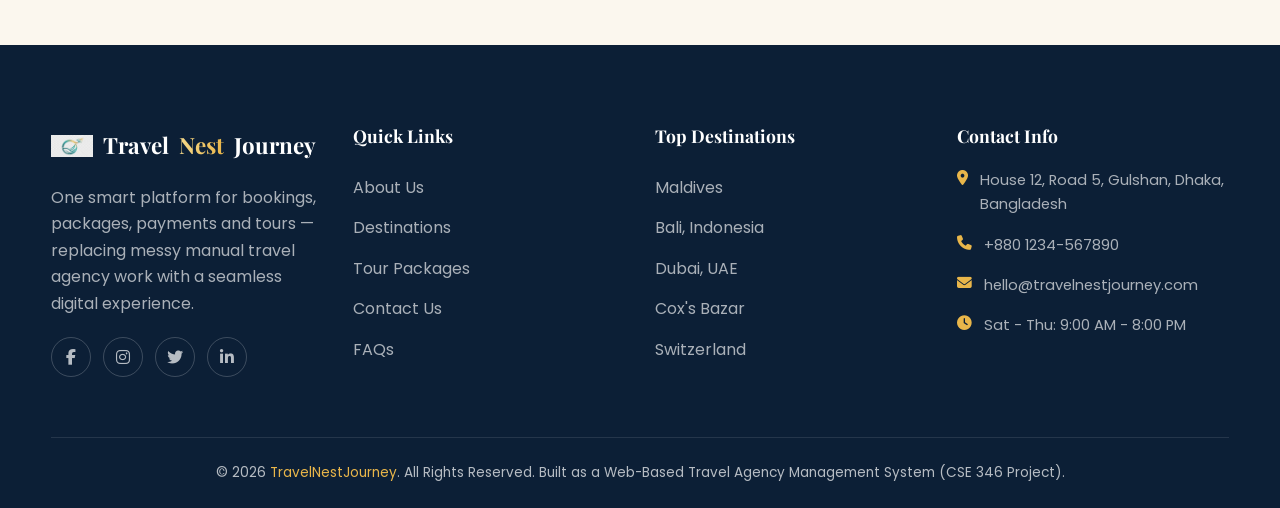
<file: TravelNestJourney final and final/travelnestjourney/contact.html>
<!DOCTYPE html>
<html lang="en">
<head>
<meta charset="UTF-8">
<meta name="viewport" content="width=device-width, initial-scale=1.0">
<title>Contact Us | TravelNestJourney</title>
<meta name="description" content="TravelNestJourney - Web-Based Travel Agency Management System. One smart platform for bookings, packages, payments and tours.">
<link rel="preconnect" href="https://fonts.googleapis.com">
<link href="https://fonts.googleapis.com/css2?family=Playfair+Display:wght@600;700;800&family=Poppins:wght@300;400;500;600;700&display=swap" rel="stylesheet">
<link rel="stylesheet" href="https://cdnjs.cloudflare.com/ajax/libs/font-awesome/6.5.1/css/all.min.css">
<link rel="stylesheet" href="css/style.css">
<link rel="icon" href="assets/images/logo.png" type="image/png">


</head>
<body class="">
<div class="scroll-progress-bar"><div class="fill"></div></div>
<div id="preloader"><i class="fa-solid fa-plane loader-plane"></i></div>

<div class="topbar">
  <div class="container">
    <div class="topbar-links">
      <span><i class="fa-solid fa-phone"></i> +880 1234-567890</span>
      <span><i class="fa-solid fa-envelope"></i> hello@travelnestjourney.com</span>
    </div>
    <div class="topbar-social">
      <a href="#"><i class="fa-brands fa-facebook-f"></i></a>
      <a href="#"><i class="fa-brands fa-instagram"></i></a>
      <a href="#"><i class="fa-brands fa-whatsapp"></i></a>
      <a href="#"><i class="fa-brands fa-youtube"></i></a>
    </div>
  </div>
</div>


<nav class="navbar">
  <div class="container">
    <a href="index.html" class="brand"><img src="assets/images/logo.png" alt="TravelNestJourney logo">Travel<span>Nest</span>Journey</a>
    <div class="nav-links">
      <a href="index.html" class="">Home</a>
<a href="destinations.html" class="">Destinations</a>
<a href="packages.html" class="">Packages</a>
<a href="about.html" class="">About</a>
<a href="contact.html" class="active">Contact</a>

      <a href="dashboard.html">My Trips</a>
      <div class="nav-mobile-auth"></div>
    </div>
    <div class="nav-actions">
      <div class="nav-auth-area flex gap-1"></div>
      <button class="nav-toggle"><i class="fa-solid fa-bars"></i></button>
    </div>
  </div>
</nav>


<section class="page-header">
  <div class="hero-bg" data-parallax="0.25" style="background-image:url('assets/images/destinations/santorini.jpg');"></div>
  <div class="hero-overlay"></div>
  <div class="container" style="position:relative; z-index:2;">
    <h1>Get In Touch</h1>
    <div class="breadcrumb"><a href="index.html">Home</a> / <span>Contact</span></div>
  </div>
</section>

<section class="section-pad">
  <div class="container">
    <div class="grid grid-3" style="margin-bottom:60px;">
      <div class="contact-info-card">
        <div class="icon"><i class="fa-solid fa-location-dot"></i></div>
        <h3>Visit Us</h3>
        <p>House 12, Road 5, Gulshan, Dhaka, Bangladesh</p>
      </div>
      <div class="contact-info-card">
        <div class="icon"><i class="fa-solid fa-phone"></i></div>
        <h3>Call Us</h3>
        <p>+880 1234-567890<br>+880 1234-567891</p>
      </div>
      <div class="contact-info-card">
        <div class="icon"><i class="fa-solid fa-envelope"></i></div>
        <h3>Email Us</h3>
        <p>hello@travelnestjourney.com<br>support@travelnestjourney.com</p>
      </div>
    </div>

    <div class="grid" style="grid-template-columns: 1fr 1fr; gap:50px; align-items:flex-start;">
      <div class="form-card">
        <h3 style="margin-bottom:22px;">Send Us a Message</h3>
        <div class="alert alert-success" id="contactAlert" style="display:none;">
          <i class="fa-solid fa-circle-check"></i> Thank you! Your message has been sent. We'll get back to you within 24 hours.
        </div>
        <form id="contactForm">
          <div class="form-row">
            <div class="form-group">
              <label>Full Name <span class="required">*</span></label>
              <input type="text" class="form-control" required>
            </div>
            <div class="form-group">
              <label>Email Address <span class="required">*</span></label>
              <input type="email" class="form-control" required>
            </div>
          </div>
          <div class="form-group">
            <label>Subject</label>
            <input type="text" class="form-control" placeholder="e.g. Question about Maldives package">
          </div>
          <div class="form-group">
            <label>Message <span class="required">*</span></label>
            <textarea class="form-control" required placeholder="Tell us how we can help..."></textarea>
          </div>
          <button type="submit" class="btn btn-teal btn-block">Send Message <i class="fa-solid fa-paper-plane"></i></button>
        </form>
      </div>
      <div>
        <div class="map-wrap">
          <iframe src="https://www.google.com/maps?q=Gulshan,Dhaka,Bangladesh&output=embed" allowfullscreen="" loading="lazy"></iframe>
        </div>
        <div class="feature-card" style="margin-top:30px; text-align:left;">
          <h3><i class="fa-solid fa-clock" style="color:#0e9c8f;"></i> Office Hours</h3>
          <p style="display:flex; justify-content:space-between;"><span>Saturday - Thursday</span><span>9:00 AM - 8:00 PM</span></p>
          <p style="display:flex; justify-content:space-between; margin:0;"><span>Friday</span><span>Closed</span></p>
        </div>
      </div>
    </div>
  </div>
</section>


<footer class="footer">
  <div class="container">
    <div class="grid grid-4">
      <div class="footer-about">
        <a href="index.html" class="brand" style="margin-bottom:18px;"><img src="assets/images/logo.png" alt="logo">Travel<span style="color:#e9b64a">Nest</span>Journey</a>
        <p>One smart platform for bookings, packages, payments and tours &mdash; replacing messy manual travel agency work with a seamless digital experience.</p>
        <div class="footer-social">
          <a href="#"><i class="fa-brands fa-facebook-f"></i></a>
          <a href="#"><i class="fa-brands fa-instagram"></i></a>
          <a href="#"><i class="fa-brands fa-twitter"></i></a>
          <a href="#"><i class="fa-brands fa-linkedin-in"></i></a>
        </div>
      </div>
      <div>
        <h4>Quick Links</h4>
        <ul class="footer-links">
          <li><a href="about.html">About Us</a></li>
          <li><a href="destinations.html">Destinations</a></li>
          <li><a href="packages.html">Tour Packages</a></li>
          <li><a href="contact.html">Contact Us</a></li>
          <li><a href="faq.html">FAQs</a></li>
        </ul>
      </div>
      <div>
        <h4>Top Destinations</h4>
        <ul class="footer-links">
          <li><a href="packages.html?dest=maldives">Maldives</a></li>
          <li><a href="packages.html?dest=bali">Bali, Indonesia</a></li>
          <li><a href="packages.html?dest=dubai">Dubai, UAE</a></li>
          <li><a href="packages.html?dest=coxsbazar">Cox's Bazar</a></li>
          <li><a href="packages.html?dest=switzerland">Switzerland</a></li>
        </ul>
      </div>
      <div>
        <h4>Contact Info</h4>
        <ul class="footer-contact">
          <li><i class="fa-solid fa-location-dot"></i> House 12, Road 5, Gulshan, Dhaka, Bangladesh</li>
          <li><i class="fa-solid fa-phone"></i> +880 1234-567890</li>
          <li><i class="fa-solid fa-envelope"></i> hello@travelnestjourney.com</li>
          <li><i class="fa-solid fa-clock"></i> Sat - Thu: 9:00 AM - 8:00 PM</li>
        </ul>
      </div>
    </div>
    <div class="footer-bottom">
      &copy; 2026 <a href="index.html">TravelNestJourney</a>. All Rights Reserved. Built as a Web-Based Travel Agency Management System (CSE 346 Project).
    </div>
  </div>
</footer>
<button class="back-to-top"><i class="fa-solid fa-arrow-up"></i></button>


<script src="js/packages.js"></script>
<script src="js/main.js"></script>

</body>
</html>
</file>
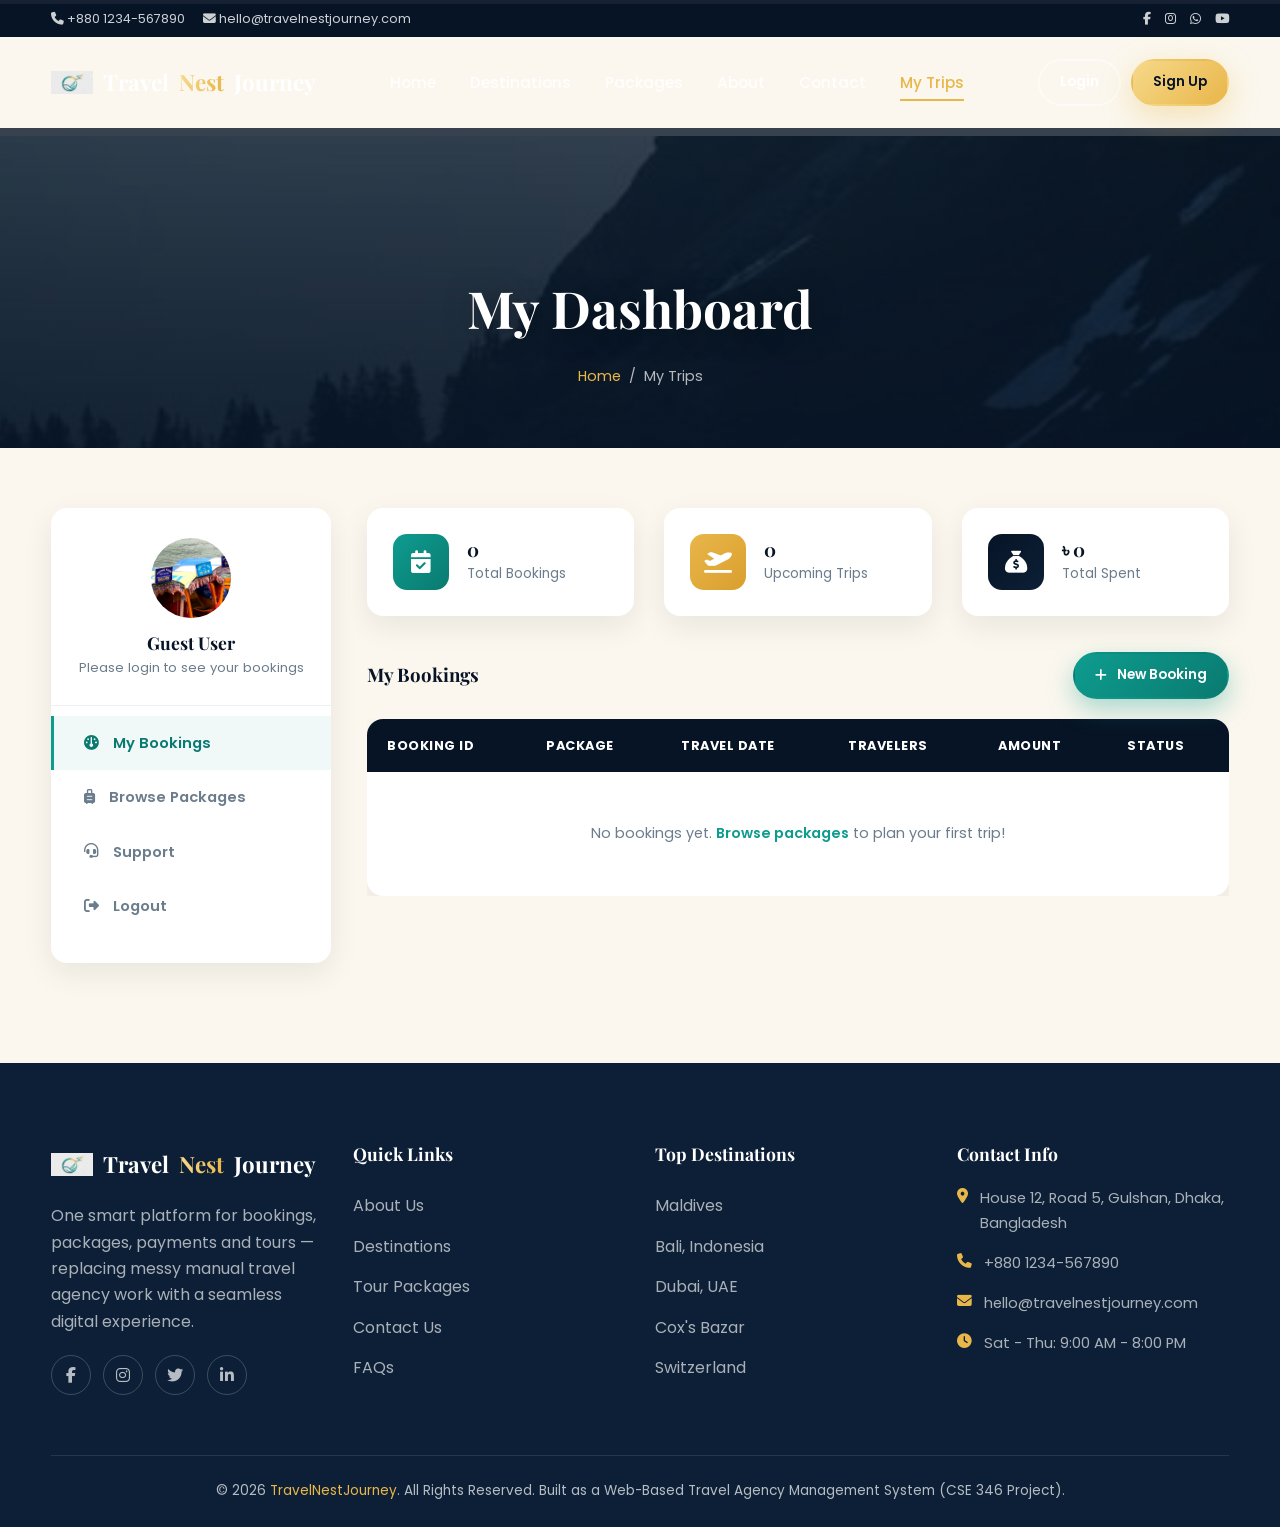
<file: TravelNestJourney final and final/travelnestjourney/dashboard.html>
<!DOCTYPE html>
<html lang="en">
<head>
<meta charset="UTF-8">
<meta name="viewport" content="width=device-width, initial-scale=1.0">
<title>My Dashboard | TravelNestJourney</title>
<meta name="description" content="TravelNestJourney - Web-Based Travel Agency Management System. One smart platform for bookings, packages, payments and tours.">
<link rel="preconnect" href="https://fonts.googleapis.com">
<link href="https://fonts.googleapis.com/css2?family=Playfair+Display:wght@600;700;800&family=Poppins:wght@300;400;500;600;700&display=swap" rel="stylesheet">
<link rel="stylesheet" href="https://cdnjs.cloudflare.com/ajax/libs/font-awesome/6.5.1/css/all.min.css">
<link rel="stylesheet" href="css/style.css">
<link rel="icon" href="assets/images/logo.png" type="image/png">


</head>
<body class="">
<div class="scroll-progress-bar"><div class="fill"></div></div>
<div id="preloader"><i class="fa-solid fa-plane loader-plane"></i></div>

<div class="topbar">
  <div class="container">
    <div class="topbar-links">
      <span><i class="fa-solid fa-phone"></i> +880 1234-567890</span>
      <span><i class="fa-solid fa-envelope"></i> hello@travelnestjourney.com</span>
    </div>
    <div class="topbar-social">
      <a href="#"><i class="fa-brands fa-facebook-f"></i></a>
      <a href="#"><i class="fa-brands fa-instagram"></i></a>
      <a href="#"><i class="fa-brands fa-whatsapp"></i></a>
      <a href="#"><i class="fa-brands fa-youtube"></i></a>
    </div>
  </div>
</div>


<nav class="navbar">
  <div class="container">
    <a href="index.html" class="brand"><img src="assets/images/logo.png" alt="TravelNestJourney logo">Travel<span>Nest</span>Journey</a>
    <div class="nav-links">
      <a href="index.html" class="">Home</a>
<a href="destinations.html" class="">Destinations</a>
<a href="packages.html" class="">Packages</a>
<a href="about.html" class="">About</a>
<a href="contact.html" class="">Contact</a>

      <a href="dashboard.html">My Trips</a>
      <div class="nav-mobile-auth"></div>
    </div>
    <div class="nav-actions">
      <div class="nav-auth-area flex gap-1"></div>
      <button class="nav-toggle"><i class="fa-solid fa-bars"></i></button>
    </div>
  </div>
</nav>


<section class="page-header" style="padding:150px 0 60px;">
  <div class="hero-bg" data-parallax="0.25" style="background-image:url('assets/images/destinations/switzerland.jpg');"></div>
  <div class="hero-overlay"></div>
  <div class="container" style="position:relative; z-index:2;">
    <h1>My Dashboard</h1>
    <div class="breadcrumb"><a href="index.html">Home</a> / <span>My Trips</span></div>
  </div>
</section>

<section class="section-pad" style="padding-top:60px;">
  <div class="container">
    <div class="grid" style="grid-template-columns: 280px 1fr; gap:36px; align-items:flex-start;">
      <div class="dash-sidebar">
        <div class="dash-profile">
          <img src="assets/images/destinations/kashmir.jpg" alt="profile">
          <h3 id="dash-username" style="font-size:1.1rem; margin-bottom:4px;">Guest User</h3>
          <p id="dash-useremail" style="margin:0; font-size:.82rem;"></p>
        </div>
        <a href="dashboard.html" class="active"><i class="fa-solid fa-gauge"></i> My Bookings</a>
        <a href="packages.html"><i class="fa-solid fa-suitcase-rolling"></i> Browse Packages</a>
        <a href="contact.html"><i class="fa-solid fa-headset"></i> Support</a>
        <a href="index.html" class="logout-btn"><i class="fa-solid fa-right-from-bracket"></i> Logout</a>
      </div>

      <div>
        <div class="grid grid-3 summary-cards" style="margin-bottom:36px;">
          <div class="card">
            <div class="icon" style="background:linear-gradient(135deg,#0e9c8f,#0a7a70);"><i class="fa-solid fa-calendar-check"></i></div>
            <div><h3 id="dash-total-bookings" style="margin-bottom:2px;">0</h3><p style="margin:0; font-size:.85rem;">Total Bookings</p></div>
          </div>
          <div class="card">
            <div class="icon" style="background:linear-gradient(135deg,#e9b64a,#d99f2e);"><i class="fa-solid fa-plane-departure"></i></div>
            <div><h3 id="dash-upcoming" style="margin-bottom:2px;">0</h3><p style="margin:0; font-size:.85rem;">Upcoming Trips</p></div>
          </div>
          <div class="card">
            <div class="icon" style="background:linear-gradient(135deg,#071426,#0c1f36);"><i class="fa-solid fa-sack-dollar"></i></div>
            <div><h3 id="dash-total-spent" style="margin-bottom:2px;">৳0</h3><p style="margin:0; font-size:.85rem;">Total Spent</p></div>
          </div>
        </div>

        <div class="flex-between" style="margin-bottom:20px;">
          <h3 style="margin:0;">My Bookings</h3>
          <a href="packages.html" class="btn btn-teal btn-sm"><i class="fa-solid fa-plus"></i> New Booking</a>
        </div>
        <div style="overflow-x:auto;">
          <table class="booking-table">
            <thead>
              <tr>
                <th>Booking ID</th>
                <th>Package</th>
                <th>Travel Date</th>
                <th>Travelers</th>
                <th>Amount</th>
                <th>Status</th>
              </tr>
            </thead>
            <tbody id="dashboardBookings"></tbody>
          </table>
        </div>
      </div>
    </div>
  </div>
</section>


<footer class="footer">
  <div class="container">
    <div class="grid grid-4">
      <div class="footer-about">
        <a href="index.html" class="brand" style="margin-bottom:18px;"><img src="assets/images/logo.png" alt="logo">Travel<span style="color:#e9b64a">Nest</span>Journey</a>
        <p>One smart platform for bookings, packages, payments and tours &mdash; replacing messy manual travel agency work with a seamless digital experience.</p>
        <div class="footer-social">
          <a href="#"><i class="fa-brands fa-facebook-f"></i></a>
          <a href="#"><i class="fa-brands fa-instagram"></i></a>
          <a href="#"><i class="fa-brands fa-twitter"></i></a>
          <a href="#"><i class="fa-brands fa-linkedin-in"></i></a>
        </div>
      </div>
      <div>
        <h4>Quick Links</h4>
        <ul class="footer-links">
          <li><a href="about.html">About Us</a></li>
          <li><a href="destinations.html">Destinations</a></li>
          <li><a href="packages.html">Tour Packages</a></li>
          <li><a href="contact.html">Contact Us</a></li>
          <li><a href="faq.html">FAQs</a></li>
        </ul>
      </div>
      <div>
        <h4>Top Destinations</h4>
        <ul class="footer-links">
          <li><a href="packages.html?dest=maldives">Maldives</a></li>
          <li><a href="packages.html?dest=bali">Bali, Indonesia</a></li>
          <li><a href="packages.html?dest=dubai">Dubai, UAE</a></li>
          <li><a href="packages.html?dest=coxsbazar">Cox's Bazar</a></li>
          <li><a href="packages.html?dest=switzerland">Switzerland</a></li>
        </ul>
      </div>
      <div>
        <h4>Contact Info</h4>
        <ul class="footer-contact">
          <li><i class="fa-solid fa-location-dot"></i> House 12, Road 5, Gulshan, Dhaka, Bangladesh</li>
          <li><i class="fa-solid fa-phone"></i> +880 1234-567890</li>
          <li><i class="fa-solid fa-envelope"></i> hello@travelnestjourney.com</li>
          <li><i class="fa-solid fa-clock"></i> Sat - Thu: 9:00 AM - 8:00 PM</li>
        </ul>
      </div>
    </div>
    <div class="footer-bottom">
      &copy; 2026 <a href="index.html">TravelNestJourney</a>. All Rights Reserved. Built as a Web-Based Travel Agency Management System (CSE 346 Project).
    </div>
  </div>
</footer>
<button class="back-to-top"><i class="fa-solid fa-arrow-up"></i></button>


<script src="js/packages.js"></script>
<script src="js/main.js"></script>

</body>
</html>
</file>
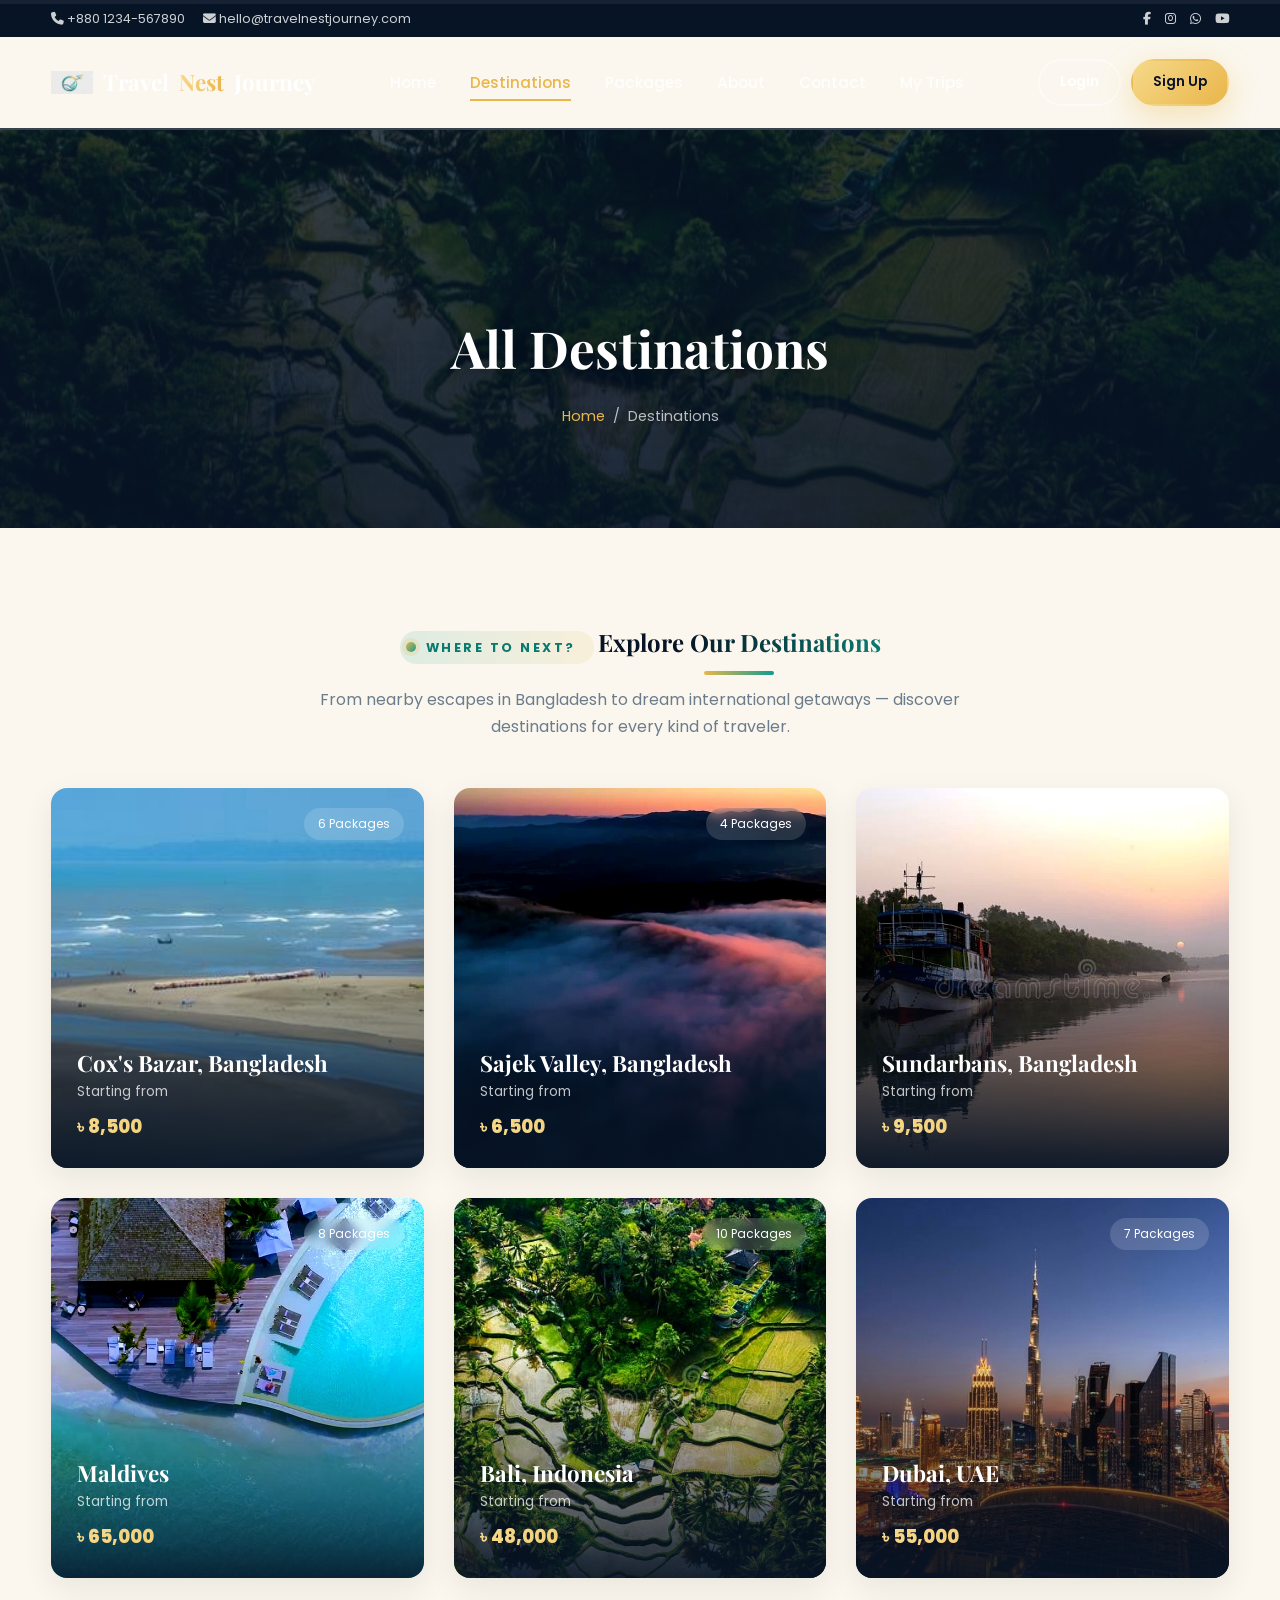
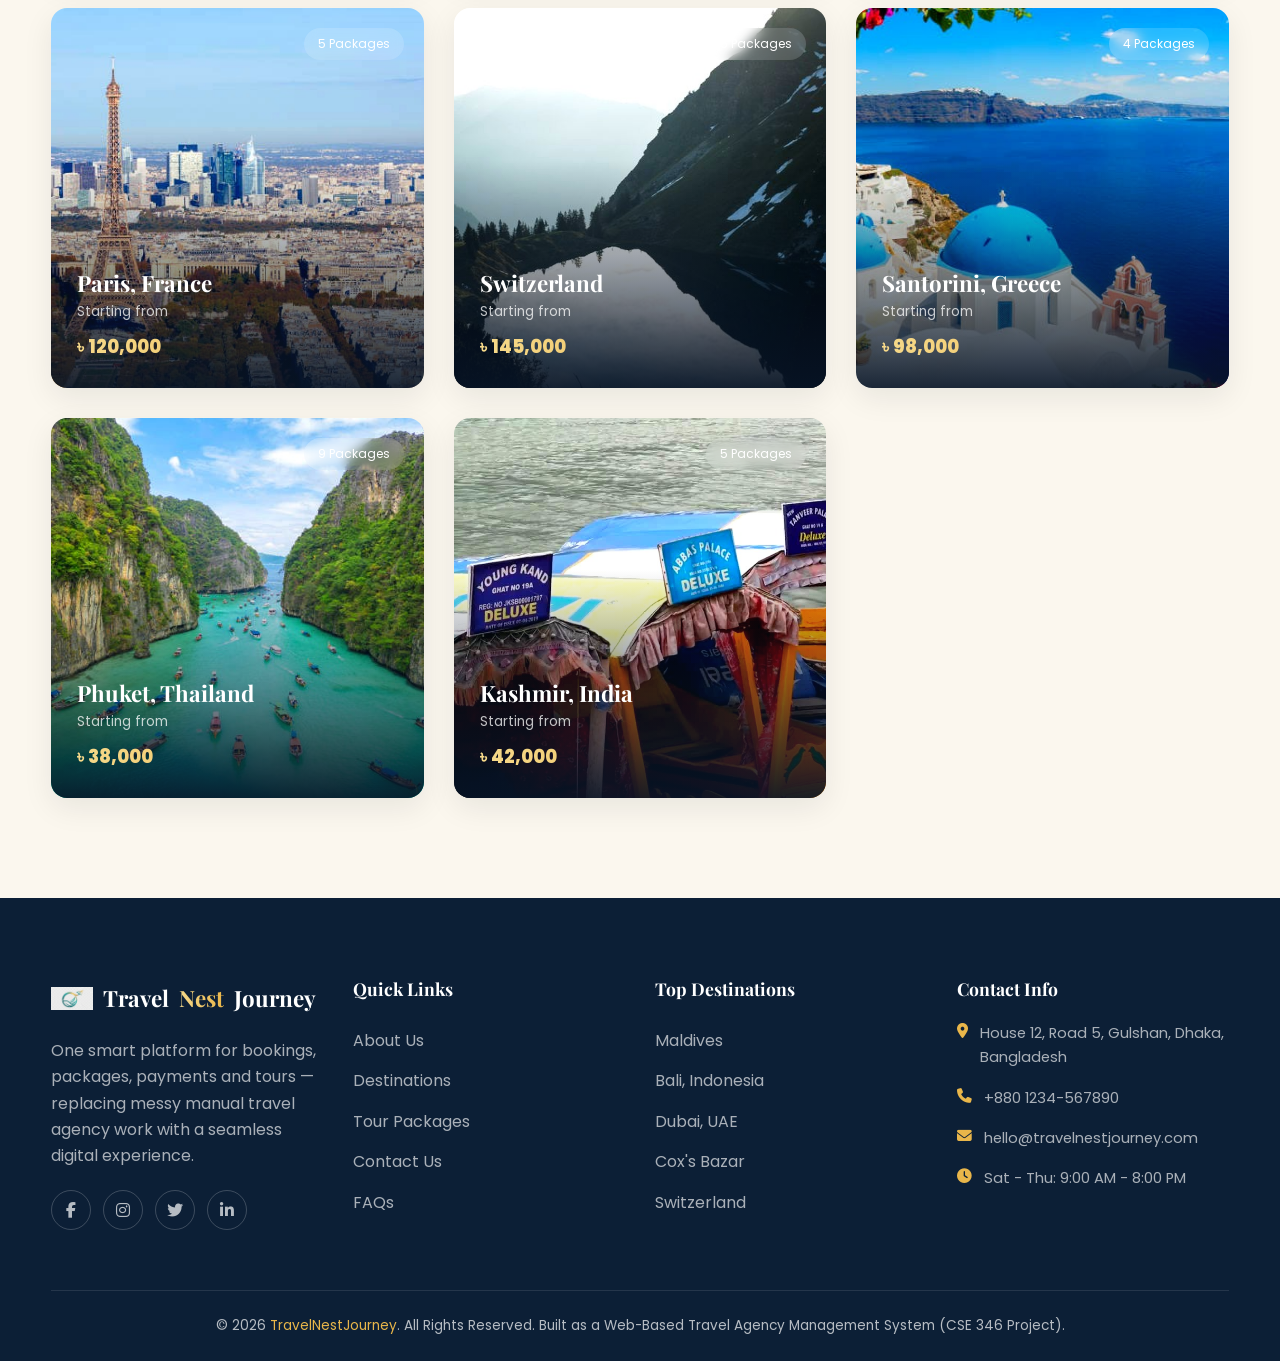
<file: TravelNestJourney final and final/travelnestjourney/destinations.html>
<!DOCTYPE html>
<html lang="en">
<head>
<meta charset="UTF-8">
<meta name="viewport" content="width=device-width, initial-scale=1.0">
<title>Destinations | TravelNestJourney</title>
<meta name="description" content="TravelNestJourney - Web-Based Travel Agency Management System. One smart platform for bookings, packages, payments and tours.">
<link rel="preconnect" href="https://fonts.googleapis.com">
<link href="https://fonts.googleapis.com/css2?family=Playfair+Display:wght@600;700;800&family=Poppins:wght@300;400;500;600;700&display=swap" rel="stylesheet">
<link rel="stylesheet" href="https://cdnjs.cloudflare.com/ajax/libs/font-awesome/6.5.1/css/all.min.css">
<link rel="stylesheet" href="css/style.css">
<link rel="icon" href="assets/images/logo.png" type="image/png">


</head>
<body class="">
<div class="scroll-progress-bar"><div class="fill"></div></div>
<div id="preloader"><i class="fa-solid fa-plane loader-plane"></i></div>

<div class="topbar">
  <div class="container">
    <div class="topbar-links">
      <span><i class="fa-solid fa-phone"></i> +880 1234-567890</span>
      <span><i class="fa-solid fa-envelope"></i> hello@travelnestjourney.com</span>
    </div>
    <div class="topbar-social">
      <a href="#"><i class="fa-brands fa-facebook-f"></i></a>
      <a href="#"><i class="fa-brands fa-instagram"></i></a>
      <a href="#"><i class="fa-brands fa-whatsapp"></i></a>
      <a href="#"><i class="fa-brands fa-youtube"></i></a>
    </div>
  </div>
</div>


<nav class="navbar">
  <div class="container">
    <a href="index.html" class="brand"><img src="assets/images/logo.png" alt="TravelNestJourney logo">Travel<span>Nest</span>Journey</a>
    <div class="nav-links">
      <a href="index.html" class="">Home</a>
<a href="destinations.html" class="active">Destinations</a>
<a href="packages.html" class="">Packages</a>
<a href="about.html" class="">About</a>
<a href="contact.html" class="">Contact</a>

      <a href="dashboard.html">My Trips</a>
      <div class="nav-mobile-auth"></div>
    </div>
    <div class="nav-actions">
      <div class="nav-auth-area flex gap-1"></div>
      <button class="nav-toggle"><i class="fa-solid fa-bars"></i></button>
    </div>
  </div>
</nav>


<section class="page-header">
  <div class="hero-bg" data-parallax="0.25" style="background-image:url('assets/images/destinations/bali.jpg');"></div>
  <div class="hero-overlay"></div>
  <div class="container" style="position:relative; z-index:2;">
    <h1>All Destinations</h1>
    <div class="breadcrumb"><a href="index.html">Home</a> / <span>Destinations</span></div>
  </div>
</section>

<section class="section-pad">
  <div class="container">
    <div class="section-head center" style="margin-left:auto;margin-right:auto;">
      <div class="eyebrow" style="justify-content:center;">Where To Next?</div>
      <h2>Explore Our Destinations</h2>
      <p>From nearby escapes in Bangladesh to dream international getaways &mdash; discover destinations for every kind of traveler.</p>
    </div>
    <div class="grid grid-3" id="allDestinations"></div>
  </div>
</section>


<footer class="footer">
  <div class="container">
    <div class="grid grid-4">
      <div class="footer-about">
        <a href="index.html" class="brand" style="margin-bottom:18px;"><img src="assets/images/logo.png" alt="logo">Travel<span style="color:#e9b64a">Nest</span>Journey</a>
        <p>One smart platform for bookings, packages, payments and tours &mdash; replacing messy manual travel agency work with a seamless digital experience.</p>
        <div class="footer-social">
          <a href="#"><i class="fa-brands fa-facebook-f"></i></a>
          <a href="#"><i class="fa-brands fa-instagram"></i></a>
          <a href="#"><i class="fa-brands fa-twitter"></i></a>
          <a href="#"><i class="fa-brands fa-linkedin-in"></i></a>
        </div>
      </div>
      <div>
        <h4>Quick Links</h4>
        <ul class="footer-links">
          <li><a href="about.html">About Us</a></li>
          <li><a href="destinations.html">Destinations</a></li>
          <li><a href="packages.html">Tour Packages</a></li>
          <li><a href="contact.html">Contact Us</a></li>
          <li><a href="faq.html">FAQs</a></li>
        </ul>
      </div>
      <div>
        <h4>Top Destinations</h4>
        <ul class="footer-links">
          <li><a href="packages.html?dest=maldives">Maldives</a></li>
          <li><a href="packages.html?dest=bali">Bali, Indonesia</a></li>
          <li><a href="packages.html?dest=dubai">Dubai, UAE</a></li>
          <li><a href="packages.html?dest=coxsbazar">Cox's Bazar</a></li>
          <li><a href="packages.html?dest=switzerland">Switzerland</a></li>
        </ul>
      </div>
      <div>
        <h4>Contact Info</h4>
        <ul class="footer-contact">
          <li><i class="fa-solid fa-location-dot"></i> House 12, Road 5, Gulshan, Dhaka, Bangladesh</li>
          <li><i class="fa-solid fa-phone"></i> +880 1234-567890</li>
          <li><i class="fa-solid fa-envelope"></i> hello@travelnestjourney.com</li>
          <li><i class="fa-solid fa-clock"></i> Sat - Thu: 9:00 AM - 8:00 PM</li>
        </ul>
      </div>
    </div>
    <div class="footer-bottom">
      &copy; 2026 <a href="index.html">TravelNestJourney</a>. All Rights Reserved. Built as a Web-Based Travel Agency Management System (CSE 346 Project).
    </div>
  </div>
</footer>
<button class="back-to-top"><i class="fa-solid fa-arrow-up"></i></button>


<script src="js/packages.js"></script>
<script src="js/main.js"></script>

</body>
</html>
</file>
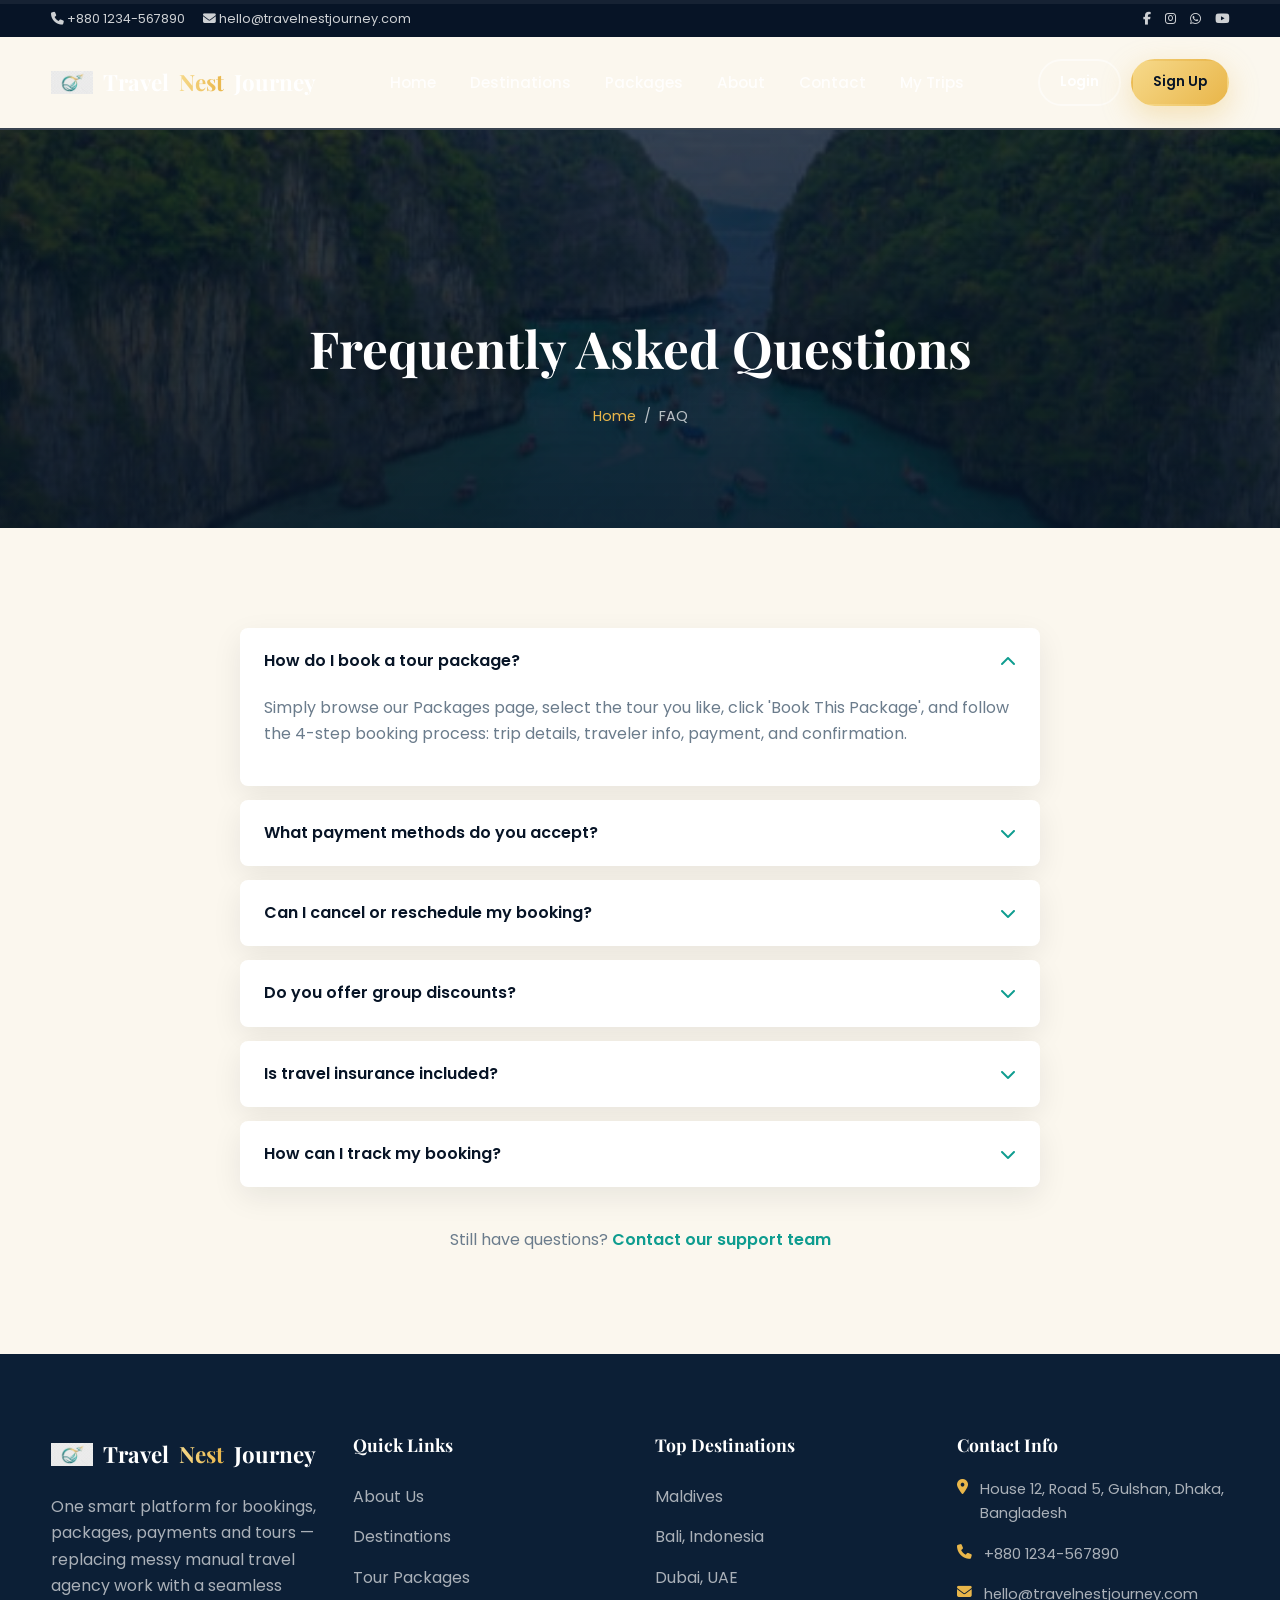
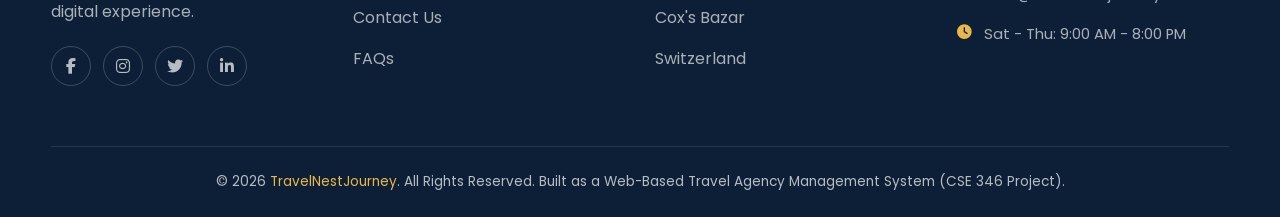
<file: TravelNestJourney final and final/travelnestjourney/faq.html>
<!DOCTYPE html>
<html lang="en">
<head>
<meta charset="UTF-8">
<meta name="viewport" content="width=device-width, initial-scale=1.0">
<title>FAQ | TravelNestJourney</title>
<meta name="description" content="TravelNestJourney - Web-Based Travel Agency Management System. One smart platform for bookings, packages, payments and tours.">
<link rel="preconnect" href="https://fonts.googleapis.com">
<link href="https://fonts.googleapis.com/css2?family=Playfair+Display:wght@600;700;800&family=Poppins:wght@300;400;500;600;700&display=swap" rel="stylesheet">
<link rel="stylesheet" href="https://cdnjs.cloudflare.com/ajax/libs/font-awesome/6.5.1/css/all.min.css">
<link rel="stylesheet" href="css/style.css">
<link rel="icon" href="assets/images/logo.png" type="image/png">


</head>
<body class="">
<div class="scroll-progress-bar"><div class="fill"></div></div>
<div id="preloader"><i class="fa-solid fa-plane loader-plane"></i></div>

<div class="topbar">
  <div class="container">
    <div class="topbar-links">
      <span><i class="fa-solid fa-phone"></i> +880 1234-567890</span>
      <span><i class="fa-solid fa-envelope"></i> hello@travelnestjourney.com</span>
    </div>
    <div class="topbar-social">
      <a href="#"><i class="fa-brands fa-facebook-f"></i></a>
      <a href="#"><i class="fa-brands fa-instagram"></i></a>
      <a href="#"><i class="fa-brands fa-whatsapp"></i></a>
      <a href="#"><i class="fa-brands fa-youtube"></i></a>
    </div>
  </div>
</div>


<nav class="navbar">
  <div class="container">
    <a href="index.html" class="brand"><img src="assets/images/logo.png" alt="TravelNestJourney logo">Travel<span>Nest</span>Journey</a>
    <div class="nav-links">
      <a href="index.html" class="">Home</a>
<a href="destinations.html" class="">Destinations</a>
<a href="packages.html" class="">Packages</a>
<a href="about.html" class="">About</a>
<a href="contact.html" class="">Contact</a>

      <a href="dashboard.html">My Trips</a>
      <div class="nav-mobile-auth"></div>
    </div>
    <div class="nav-actions">
      <div class="nav-auth-area flex gap-1"></div>
      <button class="nav-toggle"><i class="fa-solid fa-bars"></i></button>
    </div>
  </div>
</nav>


<section class="page-header">
  <div class="hero-bg" data-parallax="0.25" style="background-image:url('assets/images/destinations/phuket.jpg');"></div>
  <div class="hero-overlay"></div>
  <div class="container" style="position:relative; z-index:2;">
    <h1>Frequently Asked Questions</h1>
    <div class="breadcrumb"><a href="index.html">Home</a> / <span>FAQ</span></div>
  </div>
</section>

<section class="section-pad">
  <div class="container" style="max-width:800px;">
    
    <div class="accordion-item open">
      <div class="accordion-head">How do I book a tour package? <i class="fa-solid fa-chevron-down"></i></div>
      <div class="accordion-body"><p>Simply browse our Packages page, select the tour you like, click 'Book This Package', and follow the 4-step booking process: trip details, traveler info, payment, and confirmation.</p></div>
    </div>
    
    <div class="accordion-item">
      <div class="accordion-head">What payment methods do you accept? <i class="fa-solid fa-chevron-down"></i></div>
      <div class="accordion-body"><p>We accept bKash, Nagad, Visa/Mastercard, and direct bank transfer. All payments are processed securely.</p></div>
    </div>
    
    <div class="accordion-item">
      <div class="accordion-head">Can I cancel or reschedule my booking? <i class="fa-solid fa-chevron-down"></i></div>
      <div class="accordion-body"><p>Yes, free cancellation is available up to 7 days before departure. Please contact our support team for rescheduling requests.</p></div>
    </div>
    
    <div class="accordion-item">
      <div class="accordion-head">Do you offer group discounts? <i class="fa-solid fa-chevron-down"></i></div>
      <div class="accordion-body"><p>Yes! Groups of 6 or more travelers are eligible for special discounted rates. Contact us for a custom quote.</p></div>
    </div>
    
    <div class="accordion-item">
      <div class="accordion-head">Is travel insurance included? <i class="fa-solid fa-chevron-down"></i></div>
      <div class="accordion-body"><p>Travel insurance is not included by default in most packages, but can be added during checkout for an additional fee.</p></div>
    </div>
    
    <div class="accordion-item">
      <div class="accordion-head">How can I track my booking? <i class="fa-solid fa-chevron-down"></i></div>
      <div class="accordion-body"><p>Once logged in, visit 'My Trips' from the navigation menu to see all your bookings, payment status, and travel dates in one dashboard.</p></div>
    </div>
    
    <div class="flex-center" style="margin-top:40px;">
      <p style="margin:0;">Still have questions? <a href="contact.html" style="color:#0e9c8f; font-weight:600;">Contact our support team</a></p>
    </div>
  </div>
</section>


<footer class="footer">
  <div class="container">
    <div class="grid grid-4">
      <div class="footer-about">
        <a href="index.html" class="brand" style="margin-bottom:18px;"><img src="assets/images/logo.png" alt="logo">Travel<span style="color:#e9b64a">Nest</span>Journey</a>
        <p>One smart platform for bookings, packages, payments and tours &mdash; replacing messy manual travel agency work with a seamless digital experience.</p>
        <div class="footer-social">
          <a href="#"><i class="fa-brands fa-facebook-f"></i></a>
          <a href="#"><i class="fa-brands fa-instagram"></i></a>
          <a href="#"><i class="fa-brands fa-twitter"></i></a>
          <a href="#"><i class="fa-brands fa-linkedin-in"></i></a>
        </div>
      </div>
      <div>
        <h4>Quick Links</h4>
        <ul class="footer-links">
          <li><a href="about.html">About Us</a></li>
          <li><a href="destinations.html">Destinations</a></li>
          <li><a href="packages.html">Tour Packages</a></li>
          <li><a href="contact.html">Contact Us</a></li>
          <li><a href="faq.html">FAQs</a></li>
        </ul>
      </div>
      <div>
        <h4>Top Destinations</h4>
        <ul class="footer-links">
          <li><a href="packages.html?dest=maldives">Maldives</a></li>
          <li><a href="packages.html?dest=bali">Bali, Indonesia</a></li>
          <li><a href="packages.html?dest=dubai">Dubai, UAE</a></li>
          <li><a href="packages.html?dest=coxsbazar">Cox's Bazar</a></li>
          <li><a href="packages.html?dest=switzerland">Switzerland</a></li>
        </ul>
      </div>
      <div>
        <h4>Contact Info</h4>
        <ul class="footer-contact">
          <li><i class="fa-solid fa-location-dot"></i> House 12, Road 5, Gulshan, Dhaka, Bangladesh</li>
          <li><i class="fa-solid fa-phone"></i> +880 1234-567890</li>
          <li><i class="fa-solid fa-envelope"></i> hello@travelnestjourney.com</li>
          <li><i class="fa-solid fa-clock"></i> Sat - Thu: 9:00 AM - 8:00 PM</li>
        </ul>
      </div>
    </div>
    <div class="footer-bottom">
      &copy; 2026 <a href="index.html">TravelNestJourney</a>. All Rights Reserved. Built as a Web-Based Travel Agency Management System (CSE 346 Project).
    </div>
  </div>
</footer>
<button class="back-to-top"><i class="fa-solid fa-arrow-up"></i></button>


<script src="js/packages.js"></script>
<script src="js/main.js"></script>

</body>
</html>
</file>
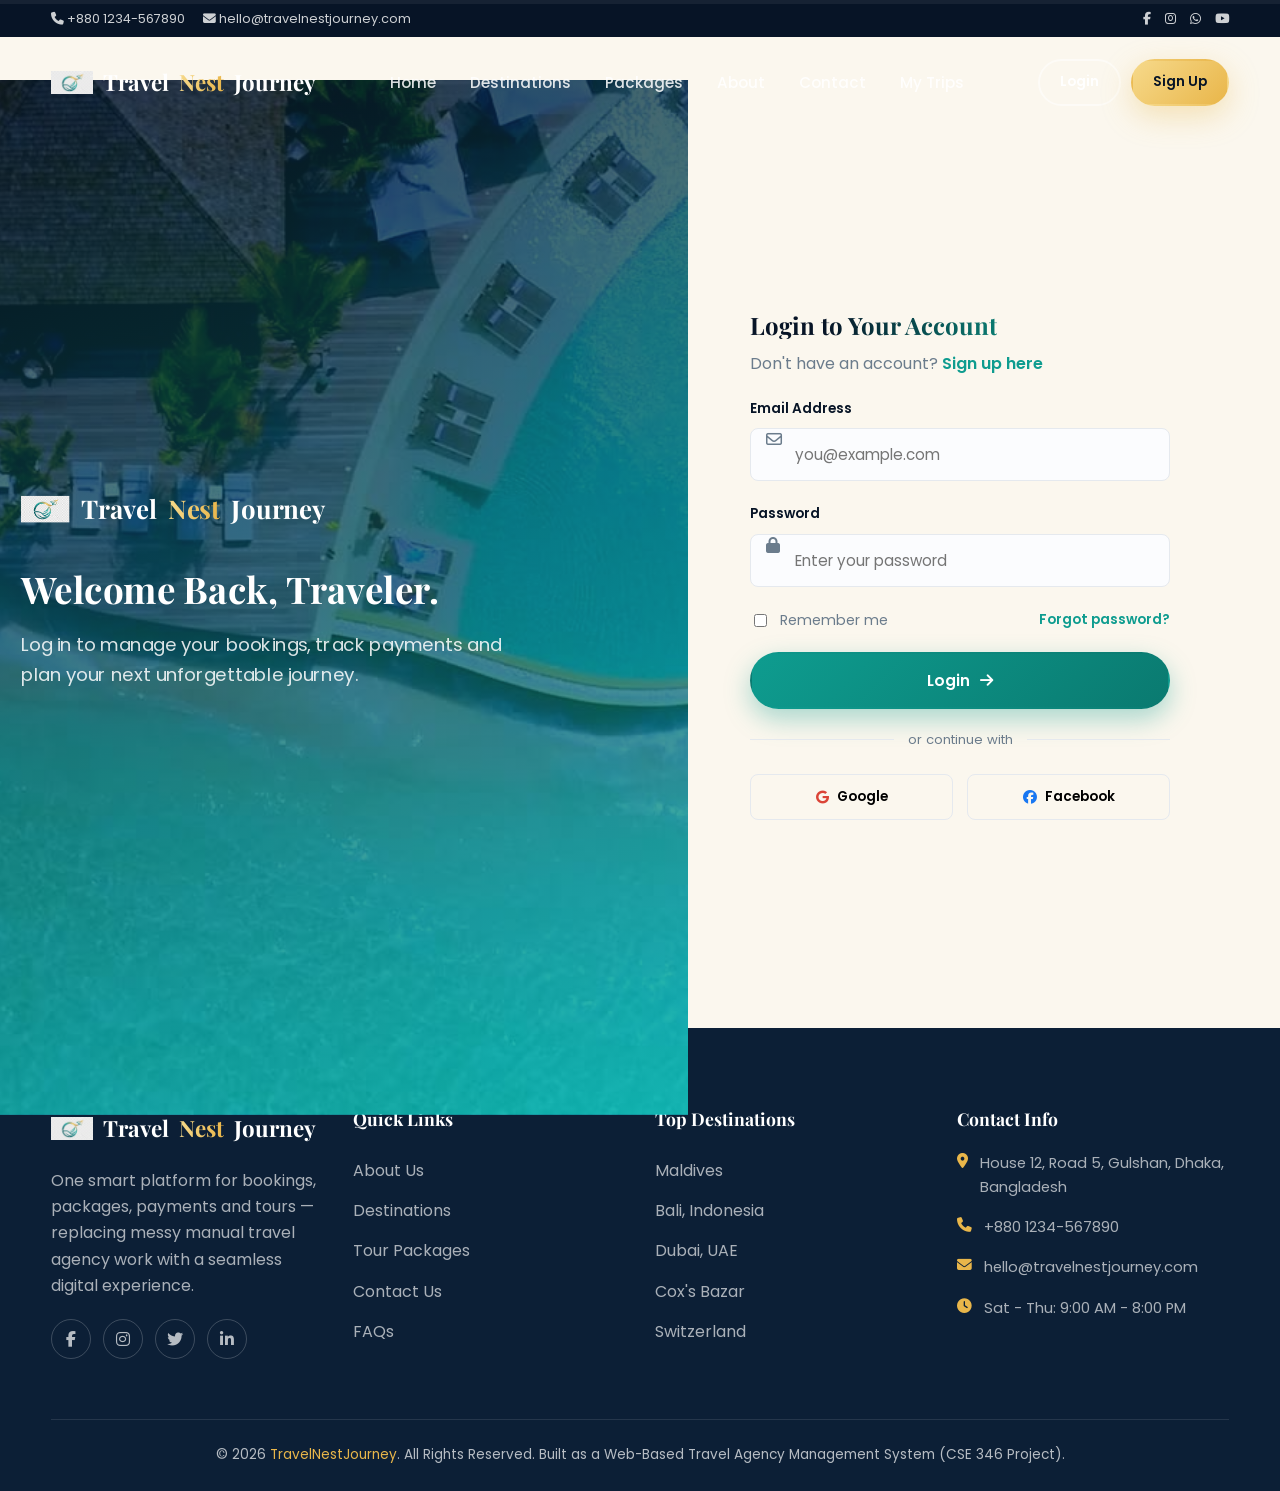
<file: TravelNestJourney final and final/travelnestjourney/login.html>
<!DOCTYPE html>
<html lang="en">
<head>
<meta charset="UTF-8">
<meta name="viewport" content="width=device-width, initial-scale=1.0">
<title>Login | TravelNestJourney</title>
<meta name="description" content="TravelNestJourney - Web-Based Travel Agency Management System. One smart platform for bookings, packages, payments and tours.">
<link rel="preconnect" href="https://fonts.googleapis.com">
<link href="https://fonts.googleapis.com/css2?family=Playfair+Display:wght@600;700;800&family=Poppins:wght@300;400;500;600;700&display=swap" rel="stylesheet">
<link rel="stylesheet" href="https://cdnjs.cloudflare.com/ajax/libs/font-awesome/6.5.1/css/all.min.css">
<link rel="stylesheet" href="css/style.css">
<link rel="icon" href="assets/images/logo.png" type="image/png">


</head>
<body class="">
<div class="scroll-progress-bar"><div class="fill"></div></div>
<div id="preloader"><i class="fa-solid fa-plane loader-plane"></i></div>

<div class="topbar">
  <div class="container">
    <div class="topbar-links">
      <span><i class="fa-solid fa-phone"></i> +880 1234-567890</span>
      <span><i class="fa-solid fa-envelope"></i> hello@travelnestjourney.com</span>
    </div>
    <div class="topbar-social">
      <a href="#"><i class="fa-brands fa-facebook-f"></i></a>
      <a href="#"><i class="fa-brands fa-instagram"></i></a>
      <a href="#"><i class="fa-brands fa-whatsapp"></i></a>
      <a href="#"><i class="fa-brands fa-youtube"></i></a>
    </div>
  </div>
</div>


<nav class="navbar">
  <div class="container">
    <a href="index.html" class="brand"><img src="assets/images/logo.png" alt="TravelNestJourney logo">Travel<span>Nest</span>Journey</a>
    <div class="nav-links">
      <a href="index.html" class="">Home</a>
<a href="destinations.html" class="">Destinations</a>
<a href="packages.html" class="">Packages</a>
<a href="about.html" class="">About</a>
<a href="contact.html" class="">Contact</a>

      <a href="dashboard.html">My Trips</a>
      <div class="nav-mobile-auth"></div>
    </div>
    <div class="nav-actions">
      <div class="nav-auth-area flex gap-1"></div>
      <button class="nav-toggle"><i class="fa-solid fa-bars"></i></button>
    </div>
  </div>
</nav>


<div class="auth-wrap">
  <div class="auth-visual" data-parallax="0.15" style="background-image:url('assets/images/destinations/maldives.jpg');">
    <div class="hero-overlay"></div>
    <div class="auth-visual-content">
      <a href="index.html" class="brand" style="margin-bottom:30px;"><img src="assets/images/logo.png" alt="logo">Travel<span style="color:#e9b64a;">Nest</span>Journey</a>
      <h1 style="color:#fff; max-width:420px;">Welcome Back, Traveler.</h1>
      <p style="color:rgba(255,255,255,.85); max-width:420px;">Log in to manage your bookings, track payments and plan your next unforgettable journey.</p>
    </div>
  </div>
  <div class="auth-form-side">
    <div class="auth-box">
      <h2>Login to Your Account</h2>
      <p>Don't have an account? <a href="register.html" style="color:#0e9c8f; font-weight:600;">Sign up here</a></p>
      <div class="alert alert-error" id="authError" style="display:none; margin-top:16px;"></div>
      <form id="loginForm" style="margin-top:20px;">
        <div class="form-group input-icon">
          <label>Email Address</label>
          <i class="fa-regular fa-envelope"></i>
          <input type="email" class="form-control" id="loginEmail" required placeholder="you@example.com">
        </div>
        <div class="form-group input-icon">
          <label>Password</label>
          <i class="fa-solid fa-lock"></i>
          <input type="password" class="form-control" id="loginPassword" required placeholder="Enter your password">
        </div>
        <div class="flex-between" style="margin-bottom:20px;">
          <label class="checkbox-row"><input type="checkbox"> Remember me</label>
          <a href="#" style="color:#0e9c8f; font-size:.85rem; font-weight:600;">Forgot password?</a>
        </div>
        <button type="submit" class="btn btn-teal btn-block">Login <i class="fa-solid fa-arrow-right"></i></button>
      </form>
      <div class="divider">or continue with</div>
      <div class="social-login">
        <button type="button"><i class="fa-brands fa-google" style="color:#DB4437;"></i> Google</button>
        <button type="button"><i class="fa-brands fa-facebook" style="color:#1877F2;"></i> Facebook</button>
      </div>
    </div>
  </div>
</div>


<footer class="footer">
  <div class="container">
    <div class="grid grid-4">
      <div class="footer-about">
        <a href="index.html" class="brand" style="margin-bottom:18px;"><img src="assets/images/logo.png" alt="logo">Travel<span style="color:#e9b64a">Nest</span>Journey</a>
        <p>One smart platform for bookings, packages, payments and tours &mdash; replacing messy manual travel agency work with a seamless digital experience.</p>
        <div class="footer-social">
          <a href="#"><i class="fa-brands fa-facebook-f"></i></a>
          <a href="#"><i class="fa-brands fa-instagram"></i></a>
          <a href="#"><i class="fa-brands fa-twitter"></i></a>
          <a href="#"><i class="fa-brands fa-linkedin-in"></i></a>
        </div>
      </div>
      <div>
        <h4>Quick Links</h4>
        <ul class="footer-links">
          <li><a href="about.html">About Us</a></li>
          <li><a href="destinations.html">Destinations</a></li>
          <li><a href="packages.html">Tour Packages</a></li>
          <li><a href="contact.html">Contact Us</a></li>
          <li><a href="faq.html">FAQs</a></li>
        </ul>
      </div>
      <div>
        <h4>Top Destinations</h4>
        <ul class="footer-links">
          <li><a href="packages.html?dest=maldives">Maldives</a></li>
          <li><a href="packages.html?dest=bali">Bali, Indonesia</a></li>
          <li><a href="packages.html?dest=dubai">Dubai, UAE</a></li>
          <li><a href="packages.html?dest=coxsbazar">Cox's Bazar</a></li>
          <li><a href="packages.html?dest=switzerland">Switzerland</a></li>
        </ul>
      </div>
      <div>
        <h4>Contact Info</h4>
        <ul class="footer-contact">
          <li><i class="fa-solid fa-location-dot"></i> House 12, Road 5, Gulshan, Dhaka, Bangladesh</li>
          <li><i class="fa-solid fa-phone"></i> +880 1234-567890</li>
          <li><i class="fa-solid fa-envelope"></i> hello@travelnestjourney.com</li>
          <li><i class="fa-solid fa-clock"></i> Sat - Thu: 9:00 AM - 8:00 PM</li>
        </ul>
      </div>
    </div>
    <div class="footer-bottom">
      &copy; 2026 <a href="index.html">TravelNestJourney</a>. All Rights Reserved. Built as a Web-Based Travel Agency Management System (CSE 346 Project).
    </div>
  </div>
</footer>
<button class="back-to-top"><i class="fa-solid fa-arrow-up"></i></button>


<script src="js/packages.js"></script>
<script src="js/main.js"></script>

</body>
</html>
</file>
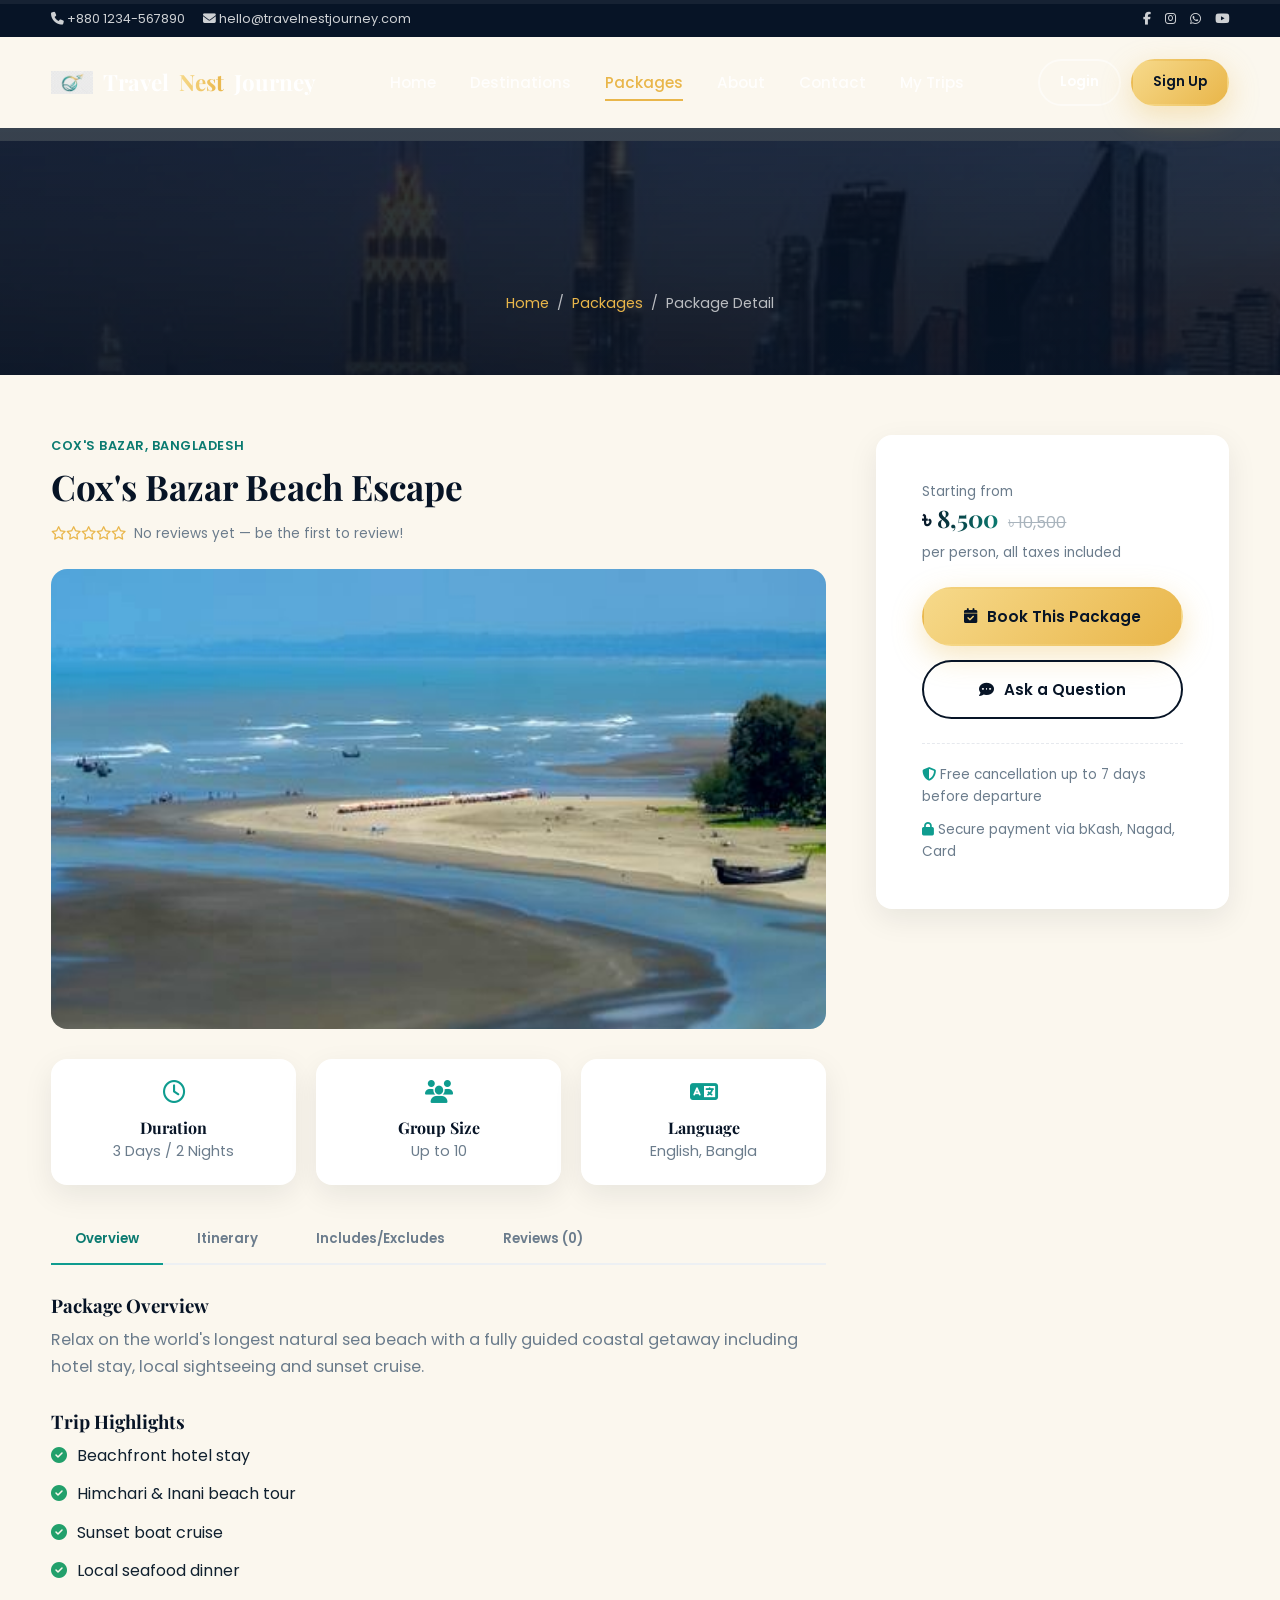
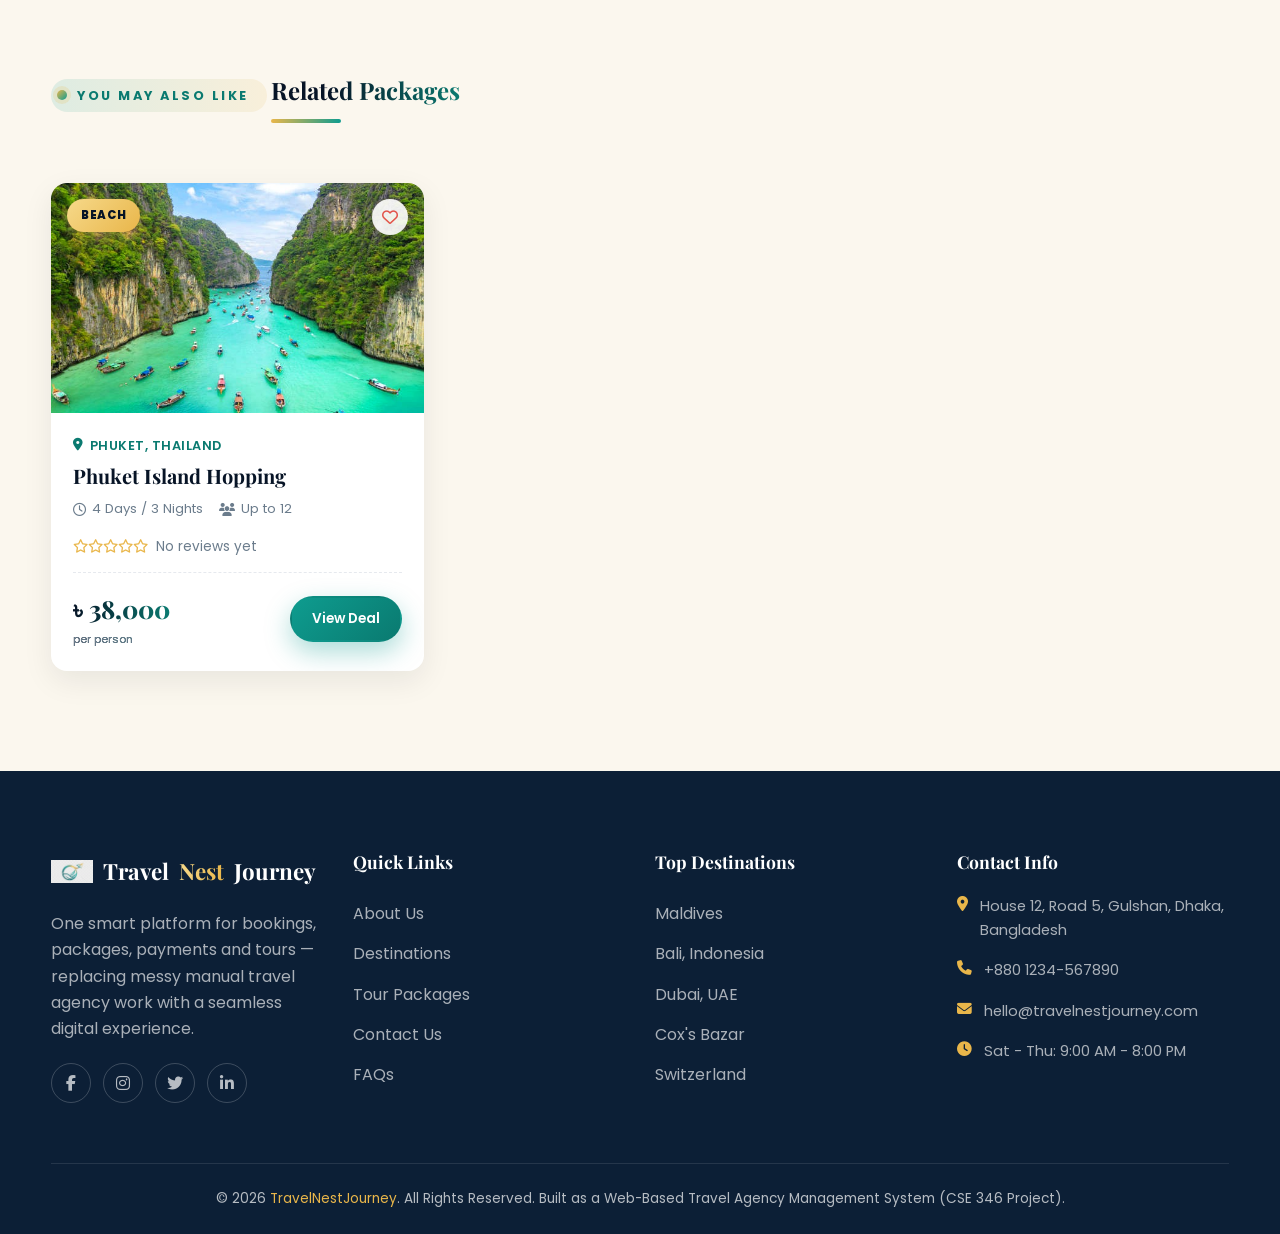
<file: TravelNestJourney final and final/travelnestjourney/package-detail.html>
<!DOCTYPE html>
<html lang="en">
<head>
<meta charset="UTF-8">
<meta name="viewport" content="width=device-width, initial-scale=1.0">
<title>Package Details | TravelNestJourney</title>
<meta name="description" content="TravelNestJourney - Web-Based Travel Agency Management System. One smart platform for bookings, packages, payments and tours.">
<link rel="preconnect" href="https://fonts.googleapis.com">
<link href="https://fonts.googleapis.com/css2?family=Playfair+Display:wght@600;700;800&family=Poppins:wght@300;400;500;600;700&display=swap" rel="stylesheet">
<link rel="stylesheet" href="https://cdnjs.cloudflare.com/ajax/libs/font-awesome/6.5.1/css/all.min.css">
<link rel="stylesheet" href="css/style.css">
<link rel="icon" href="assets/images/logo.png" type="image/png">


</head>
<body class="">
<div class="scroll-progress-bar"><div class="fill"></div></div>
<div id="preloader"><i class="fa-solid fa-plane loader-plane"></i></div>

<div class="topbar">
  <div class="container">
    <div class="topbar-links">
      <span><i class="fa-solid fa-phone"></i> +880 1234-567890</span>
      <span><i class="fa-solid fa-envelope"></i> hello@travelnestjourney.com</span>
    </div>
    <div class="topbar-social">
      <a href="#"><i class="fa-brands fa-facebook-f"></i></a>
      <a href="#"><i class="fa-brands fa-instagram"></i></a>
      <a href="#"><i class="fa-brands fa-whatsapp"></i></a>
      <a href="#"><i class="fa-brands fa-youtube"></i></a>
    </div>
  </div>
</div>


<nav class="navbar">
  <div class="container">
    <a href="index.html" class="brand"><img src="assets/images/logo.png" alt="TravelNestJourney logo">Travel<span>Nest</span>Journey</a>
    <div class="nav-links">
      <a href="index.html" class="">Home</a>
<a href="destinations.html" class="">Destinations</a>
<a href="packages.html" class="active">Packages</a>
<a href="about.html" class="">About</a>
<a href="contact.html" class="">Contact</a>

      <a href="dashboard.html">My Trips</a>
      <div class="nav-mobile-auth"></div>
    </div>
    <div class="nav-actions">
      <div class="nav-auth-area flex gap-1"></div>
      <button class="nav-toggle"><i class="fa-solid fa-bars"></i></button>
    </div>
  </div>
</nav>


<section class="page-header" style="padding: 150px 0 60px;">
  <div class="hero-bg" data-parallax="0.25" style="background-image:url('assets/images/destinations/dubai.jpg');"></div>
  <div class="hero-overlay"></div>
  <div class="container" style="position:relative; z-index:2;">
    <div class="breadcrumb"><a href="index.html">Home</a> / <a href="packages.html">Packages</a> / <span id="pd-title-crumb">Package Detail</span></div>
  </div>
</section>

<section class="section-pad" id="packageDetailWrap" style="padding-top:60px;">
  <div class="container">
    <div class="grid" style="grid-template-columns: 2.2fr 1fr; gap:50px; align-items:flex-start;">
      <div>
        <div class="pkg-loc" id="pd-location" style="margin-bottom:10px;"></div>
        <h1 id="pd-title" style="font-size:2.2rem; margin-bottom:14px;"></h1>
        <div id="pd-rating" class="pkg-rating" style="margin-bottom:24px;"></div>

        <div class="gallery-main">
          <img id="pd-mainimg" src="" alt="Package image">
          <video id="pd-gallery-video" muted loop playsinline autoplay style="display:none;"></video>
        </div>

        <div class="grid grid-3" style="margin: 30px 0; gap:20px;">
          <div class="feature-card" style="padding:22px;">
            <i class="fa-regular fa-clock" style="color:#0e9c8f; font-size:1.4rem;"></i>
            <h4 style="margin:10px 0 2px; font-size:1rem;">Duration</h4>
            <p id="pd-duration" style="margin:0; font-size:.9rem;"></p>
          </div>
          <div class="feature-card" style="padding:22px;">
            <i class="fa-solid fa-users" style="color:#0e9c8f; font-size:1.4rem;"></i>
            <h4 style="margin:10px 0 2px; font-size:1rem;">Group Size</h4>
            <p id="pd-group" style="margin:0; font-size:.9rem;"></p>
          </div>
          <div class="feature-card" style="padding:22px;">
            <i class="fa-solid fa-language" style="color:#0e9c8f; font-size:1.4rem;"></i>
            <h4 style="margin:10px 0 2px; font-size:1rem;">Language</h4>
            <p style="margin:0; font-size:.9rem;">English, Bangla</p>
          </div>
        </div>

        <div class="tab-buttons">
          <button class="tab-btn active" data-tab="tab-overview">Overview</button>
          <button class="tab-btn" data-tab="tab-itinerary">Itinerary</button>
          <button class="tab-btn" data-tab="tab-includes">Includes/Excludes</button>
          <button class="tab-btn" data-tab="tab-reviews">Reviews (<span id="pd-reviews-count-tab">0</span>)</button>
        </div>
        <div class="tab-content active" id="tab-overview">
          <h3>Package Overview</h3>
          <p id="pd-summary" style="font-size:1.02rem;"></p>
          <h3 style="margin-top:30px;">Trip Highlights</h3>
          <ul class="include-list" id="pd-highlights"></ul>
        </div>
        <div class="tab-content" id="tab-itinerary">
          <h3>Day-by-Day Itinerary</h3>
          <div id="pd-itinerary"></div>
        </div>
        <div class="tab-content" id="tab-includes">
          <div class="grid grid-2">
            <div>
              <h3>What's Included</h3>
              <ul class="include-list" id="pd-includes"></ul>
            </div>
            <div>
              <h3>What's Excluded</h3>
              <ul class="include-list exclude-list" id="pd-excludes"></ul>
            </div>
          </div>
        </div>
        <div class="tab-content" id="tab-reviews">
          <h3>Traveler Reviews</h3>
          <div id="pd-reviews-list" style="margin-bottom:30px;"></div>
          <div id="pd-review-form-wrap"></div>
        </div>
      </div>

      <div class="sticky-book">
        <div class="form-card">
          <p style="margin:0; color:#6b7c8c; font-size:.85rem;">Starting from</p>
          <div style="display:flex; align-items:baseline; gap:10px; margin-bottom:6px;">
            <h2 id="pd-price" style="margin:0; background:linear-gradient(90deg,var(--navy),var(--teal-dark)); -webkit-background-clip:text; background-clip:text; -webkit-text-fill-color:transparent;"></h2>
            <s id="pd-oldprice" style="color:#a9b4bd;"></s>
          </div>
          <p style="margin:0 0 22px; font-size:.85rem;">per person, all taxes included</p>
          <a href="#" id="pd-bookbtn" class="btn btn-gold btn-block" style="margin-bottom:14px;"><i class="fa-solid fa-calendar-check"></i> Book This Package</a>
          <a href="contact.html" class="btn btn-outline-dark btn-block"><i class="fa-solid fa-comment-dots"></i> Ask a Question</a>
          <div style="margin-top:24px; padding-top:20px; border-top:1px dashed #e6e9ee; font-size:.85rem; color:#6b7c8c;">
            <p style="margin-bottom:10px;"><i class="fa-solid fa-shield-halved" style="color:#0e9c8f;"></i> Free cancellation up to 7 days before departure</p>
            <p style="margin:0;"><i class="fa-solid fa-lock" style="color:#0e9c8f;"></i> Secure payment via bKash, Nagad, Card</p>
          </div>
        </div>
      </div>
    </div>

    <div style="margin-top:80px;">
      <div class="section-head">
        <div class="eyebrow">You May Also Like</div>
        <h2>Related Packages</h2>
      </div>
      <div class="grid grid-3" id="pd-related"></div>
    </div>
  </div>
</section>


<footer class="footer">
  <div class="container">
    <div class="grid grid-4">
      <div class="footer-about">
        <a href="index.html" class="brand" style="margin-bottom:18px;"><img src="assets/images/logo.png" alt="logo">Travel<span style="color:#e9b64a">Nest</span>Journey</a>
        <p>One smart platform for bookings, packages, payments and tours &mdash; replacing messy manual travel agency work with a seamless digital experience.</p>
        <div class="footer-social">
          <a href="#"><i class="fa-brands fa-facebook-f"></i></a>
          <a href="#"><i class="fa-brands fa-instagram"></i></a>
          <a href="#"><i class="fa-brands fa-twitter"></i></a>
          <a href="#"><i class="fa-brands fa-linkedin-in"></i></a>
        </div>
      </div>
      <div>
        <h4>Quick Links</h4>
        <ul class="footer-links">
          <li><a href="about.html">About Us</a></li>
          <li><a href="destinations.html">Destinations</a></li>
          <li><a href="packages.html">Tour Packages</a></li>
          <li><a href="contact.html">Contact Us</a></li>
          <li><a href="faq.html">FAQs</a></li>
        </ul>
      </div>
      <div>
        <h4>Top Destinations</h4>
        <ul class="footer-links">
          <li><a href="packages.html?dest=maldives">Maldives</a></li>
          <li><a href="packages.html?dest=bali">Bali, Indonesia</a></li>
          <li><a href="packages.html?dest=dubai">Dubai, UAE</a></li>
          <li><a href="packages.html?dest=coxsbazar">Cox's Bazar</a></li>
          <li><a href="packages.html?dest=switzerland">Switzerland</a></li>
        </ul>
      </div>
      <div>
        <h4>Contact Info</h4>
        <ul class="footer-contact">
          <li><i class="fa-solid fa-location-dot"></i> House 12, Road 5, Gulshan, Dhaka, Bangladesh</li>
          <li><i class="fa-solid fa-phone"></i> +880 1234-567890</li>
          <li><i class="fa-solid fa-envelope"></i> hello@travelnestjourney.com</li>
          <li><i class="fa-solid fa-clock"></i> Sat - Thu: 9:00 AM - 8:00 PM</li>
        </ul>
      </div>
    </div>
    <div class="footer-bottom">
      &copy; 2026 <a href="index.html">TravelNestJourney</a>. All Rights Reserved. Built as a Web-Based Travel Agency Management System (CSE 346 Project).
    </div>
  </div>
</footer>
<button class="back-to-top"><i class="fa-solid fa-arrow-up"></i></button>


<script src="js/packages.js"></script>
<script src="js/main.js"></script>

</body>
</html>
</file>
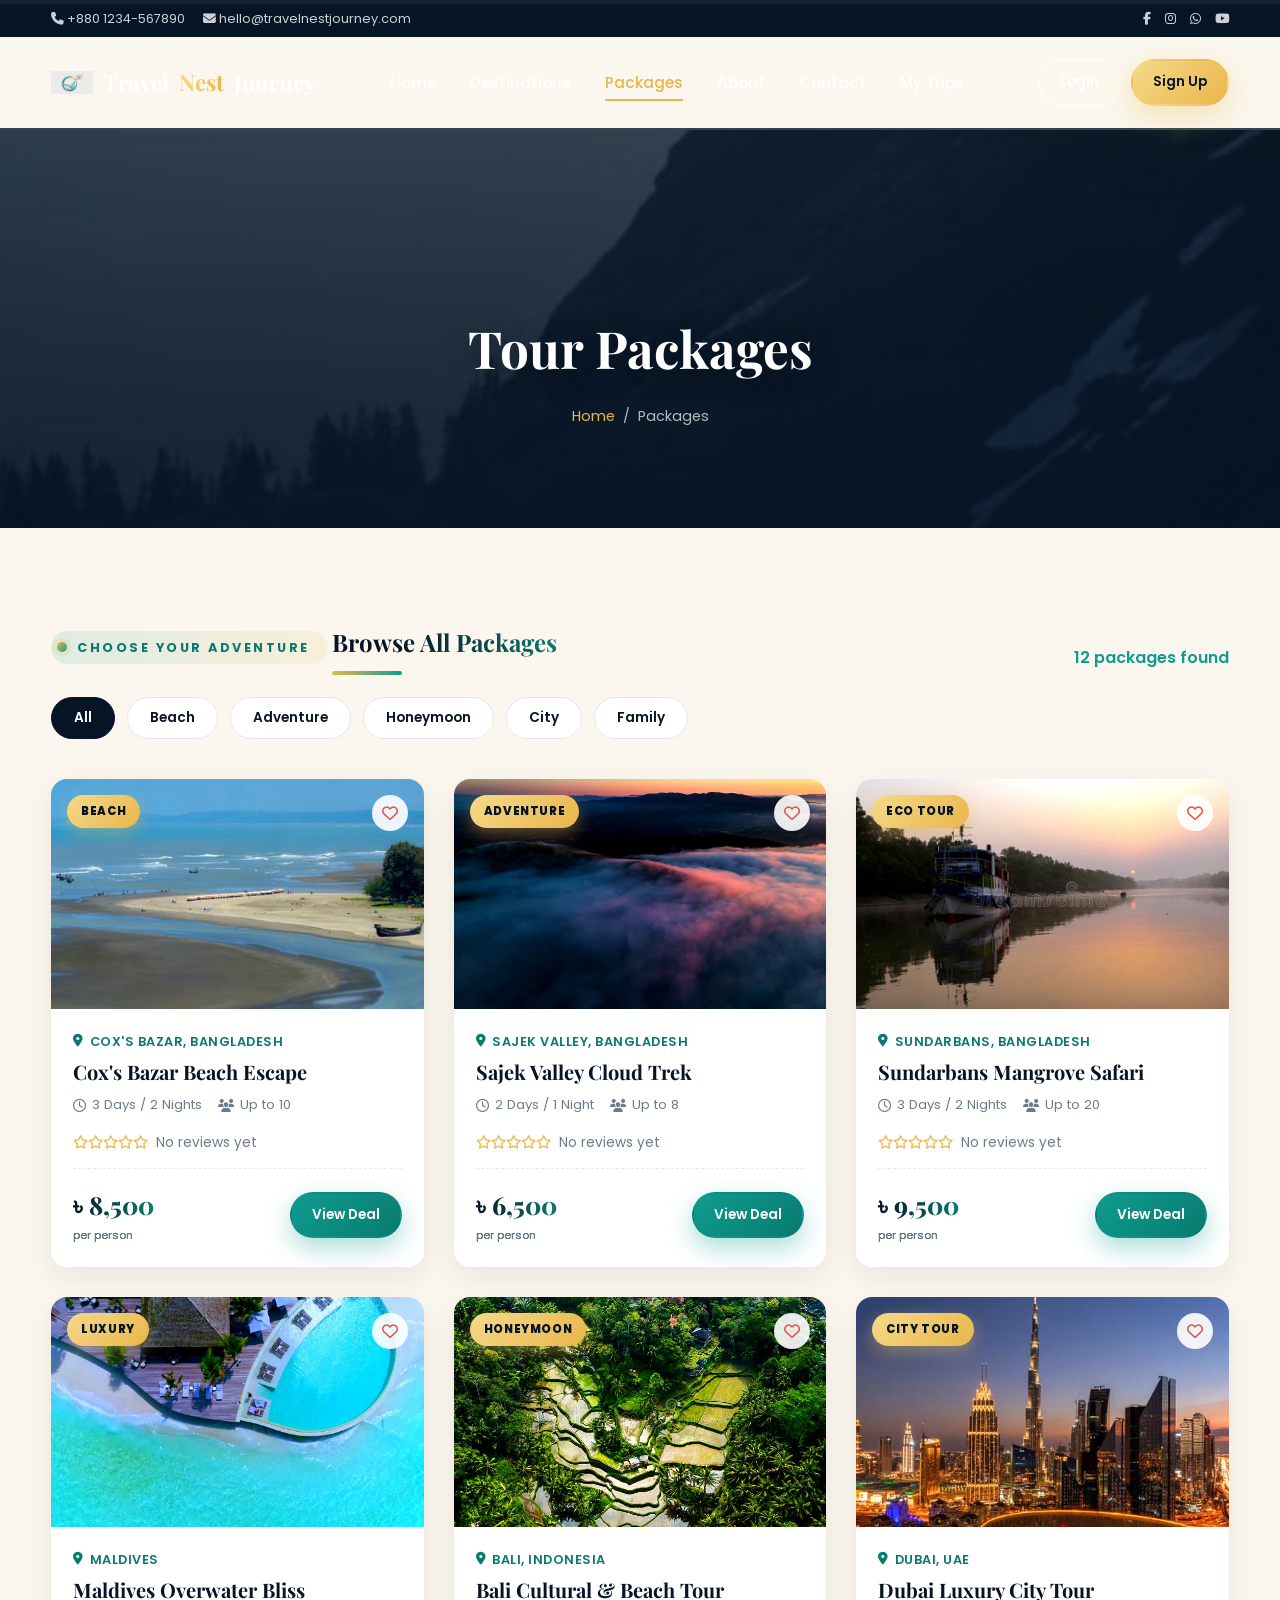
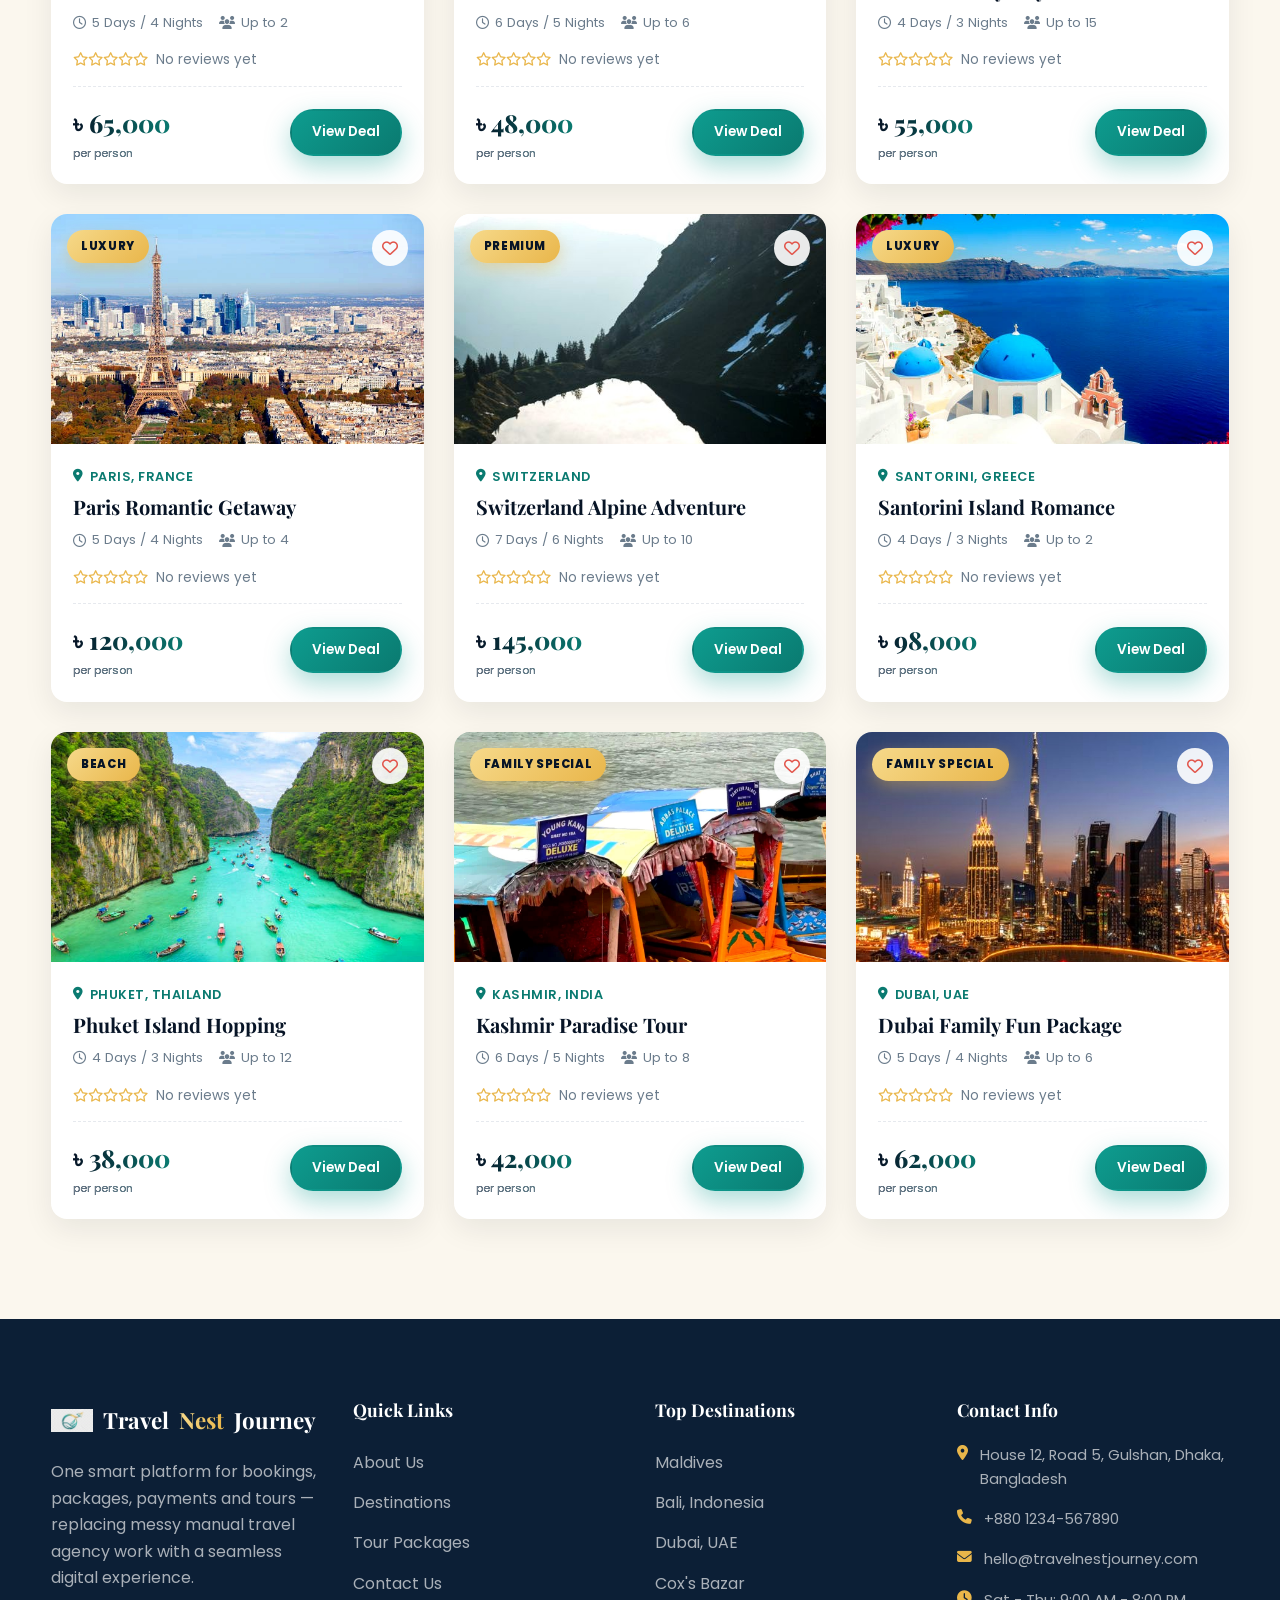
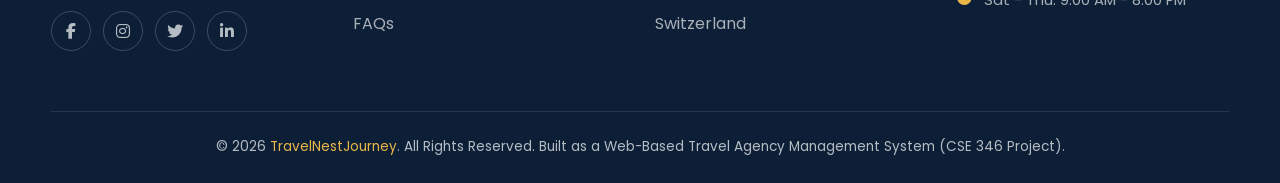
<file: TravelNestJourney final and final/travelnestjourney/packages.html>
<!DOCTYPE html>
<html lang="en">
<head>
<meta charset="UTF-8">
<meta name="viewport" content="width=device-width, initial-scale=1.0">
<title>Tour Packages | TravelNestJourney</title>
<meta name="description" content="TravelNestJourney - Web-Based Travel Agency Management System. One smart platform for bookings, packages, payments and tours.">
<link rel="preconnect" href="https://fonts.googleapis.com">
<link href="https://fonts.googleapis.com/css2?family=Playfair+Display:wght@600;700;800&family=Poppins:wght@300;400;500;600;700&display=swap" rel="stylesheet">
<link rel="stylesheet" href="https://cdnjs.cloudflare.com/ajax/libs/font-awesome/6.5.1/css/all.min.css">
<link rel="stylesheet" href="css/style.css">
<link rel="icon" href="assets/images/logo.png" type="image/png">


</head>
<body class="">
<div class="scroll-progress-bar"><div class="fill"></div></div>
<div id="preloader"><i class="fa-solid fa-plane loader-plane"></i></div>

<div class="topbar">
  <div class="container">
    <div class="topbar-links">
      <span><i class="fa-solid fa-phone"></i> +880 1234-567890</span>
      <span><i class="fa-solid fa-envelope"></i> hello@travelnestjourney.com</span>
    </div>
    <div class="topbar-social">
      <a href="#"><i class="fa-brands fa-facebook-f"></i></a>
      <a href="#"><i class="fa-brands fa-instagram"></i></a>
      <a href="#"><i class="fa-brands fa-whatsapp"></i></a>
      <a href="#"><i class="fa-brands fa-youtube"></i></a>
    </div>
  </div>
</div>


<nav class="navbar">
  <div class="container">
    <a href="index.html" class="brand"><img src="assets/images/logo.png" alt="TravelNestJourney logo">Travel<span>Nest</span>Journey</a>
    <div class="nav-links">
      <a href="index.html" class="">Home</a>
<a href="destinations.html" class="">Destinations</a>
<a href="packages.html" class="active">Packages</a>
<a href="about.html" class="">About</a>
<a href="contact.html" class="">Contact</a>

      <a href="dashboard.html">My Trips</a>
      <div class="nav-mobile-auth"></div>
    </div>
    <div class="nav-actions">
      <div class="nav-auth-area flex gap-1"></div>
      <button class="nav-toggle"><i class="fa-solid fa-bars"></i></button>
    </div>
  </div>
</nav>


<section class="page-header">
  <div class="hero-bg" data-parallax="0.25" style="background-image:url('assets/images/destinations/switzerland.jpg');"></div>
  <div class="hero-overlay"></div>
  <div class="container" style="position:relative; z-index:2;">
    <h1>Tour Packages</h1>
    <div class="breadcrumb"><a href="index.html">Home</a> / <span>Packages</span></div>
  </div>
</section>

<section class="section-pad">
  <div class="container">
    <div class="flex-between" style="flex-wrap:wrap; gap:16px; margin-bottom:10px;">
      <div class="section-head" style="margin-bottom:0;">
        <div class="eyebrow">Choose Your Adventure</div>
        <h2>Browse All Packages</h2>
      </div>
      <p id="resultsCount" style="margin:0; font-weight:600; color:#0e9c8f;"></p>
    </div>
    <div class="filter-bar" id="filterBar">
      <button class="filter-btn active" data-category="all">All</button>
      <button class="filter-btn" data-category="Beach">Beach</button>
      <button class="filter-btn" data-category="Adventure">Adventure</button>
      <button class="filter-btn" data-category="Honeymoon">Honeymoon</button>
      <button class="filter-btn" data-category="City">City</button>
      <button class="filter-btn" data-category="Family">Family</button>
    </div>
    <div class="grid grid-3" id="allPackages"></div>
  </div>
</section>


<footer class="footer">
  <div class="container">
    <div class="grid grid-4">
      <div class="footer-about">
        <a href="index.html" class="brand" style="margin-bottom:18px;"><img src="assets/images/logo.png" alt="logo">Travel<span style="color:#e9b64a">Nest</span>Journey</a>
        <p>One smart platform for bookings, packages, payments and tours &mdash; replacing messy manual travel agency work with a seamless digital experience.</p>
        <div class="footer-social">
          <a href="#"><i class="fa-brands fa-facebook-f"></i></a>
          <a href="#"><i class="fa-brands fa-instagram"></i></a>
          <a href="#"><i class="fa-brands fa-twitter"></i></a>
          <a href="#"><i class="fa-brands fa-linkedin-in"></i></a>
        </div>
      </div>
      <div>
        <h4>Quick Links</h4>
        <ul class="footer-links">
          <li><a href="about.html">About Us</a></li>
          <li><a href="destinations.html">Destinations</a></li>
          <li><a href="packages.html">Tour Packages</a></li>
          <li><a href="contact.html">Contact Us</a></li>
          <li><a href="faq.html">FAQs</a></li>
        </ul>
      </div>
      <div>
        <h4>Top Destinations</h4>
        <ul class="footer-links">
          <li><a href="packages.html?dest=maldives">Maldives</a></li>
          <li><a href="packages.html?dest=bali">Bali, Indonesia</a></li>
          <li><a href="packages.html?dest=dubai">Dubai, UAE</a></li>
          <li><a href="packages.html?dest=coxsbazar">Cox's Bazar</a></li>
          <li><a href="packages.html?dest=switzerland">Switzerland</a></li>
        </ul>
      </div>
      <div>
        <h4>Contact Info</h4>
        <ul class="footer-contact">
          <li><i class="fa-solid fa-location-dot"></i> House 12, Road 5, Gulshan, Dhaka, Bangladesh</li>
          <li><i class="fa-solid fa-phone"></i> +880 1234-567890</li>
          <li><i class="fa-solid fa-envelope"></i> hello@travelnestjourney.com</li>
          <li><i class="fa-solid fa-clock"></i> Sat - Thu: 9:00 AM - 8:00 PM</li>
        </ul>
      </div>
    </div>
    <div class="footer-bottom">
      &copy; 2026 <a href="index.html">TravelNestJourney</a>. All Rights Reserved. Built as a Web-Based Travel Agency Management System (CSE 346 Project).
    </div>
  </div>
</footer>
<button class="back-to-top"><i class="fa-solid fa-arrow-up"></i></button>


<script src="js/packages.js"></script>
<script src="js/main.js"></script>

</body>
</html>
</file>
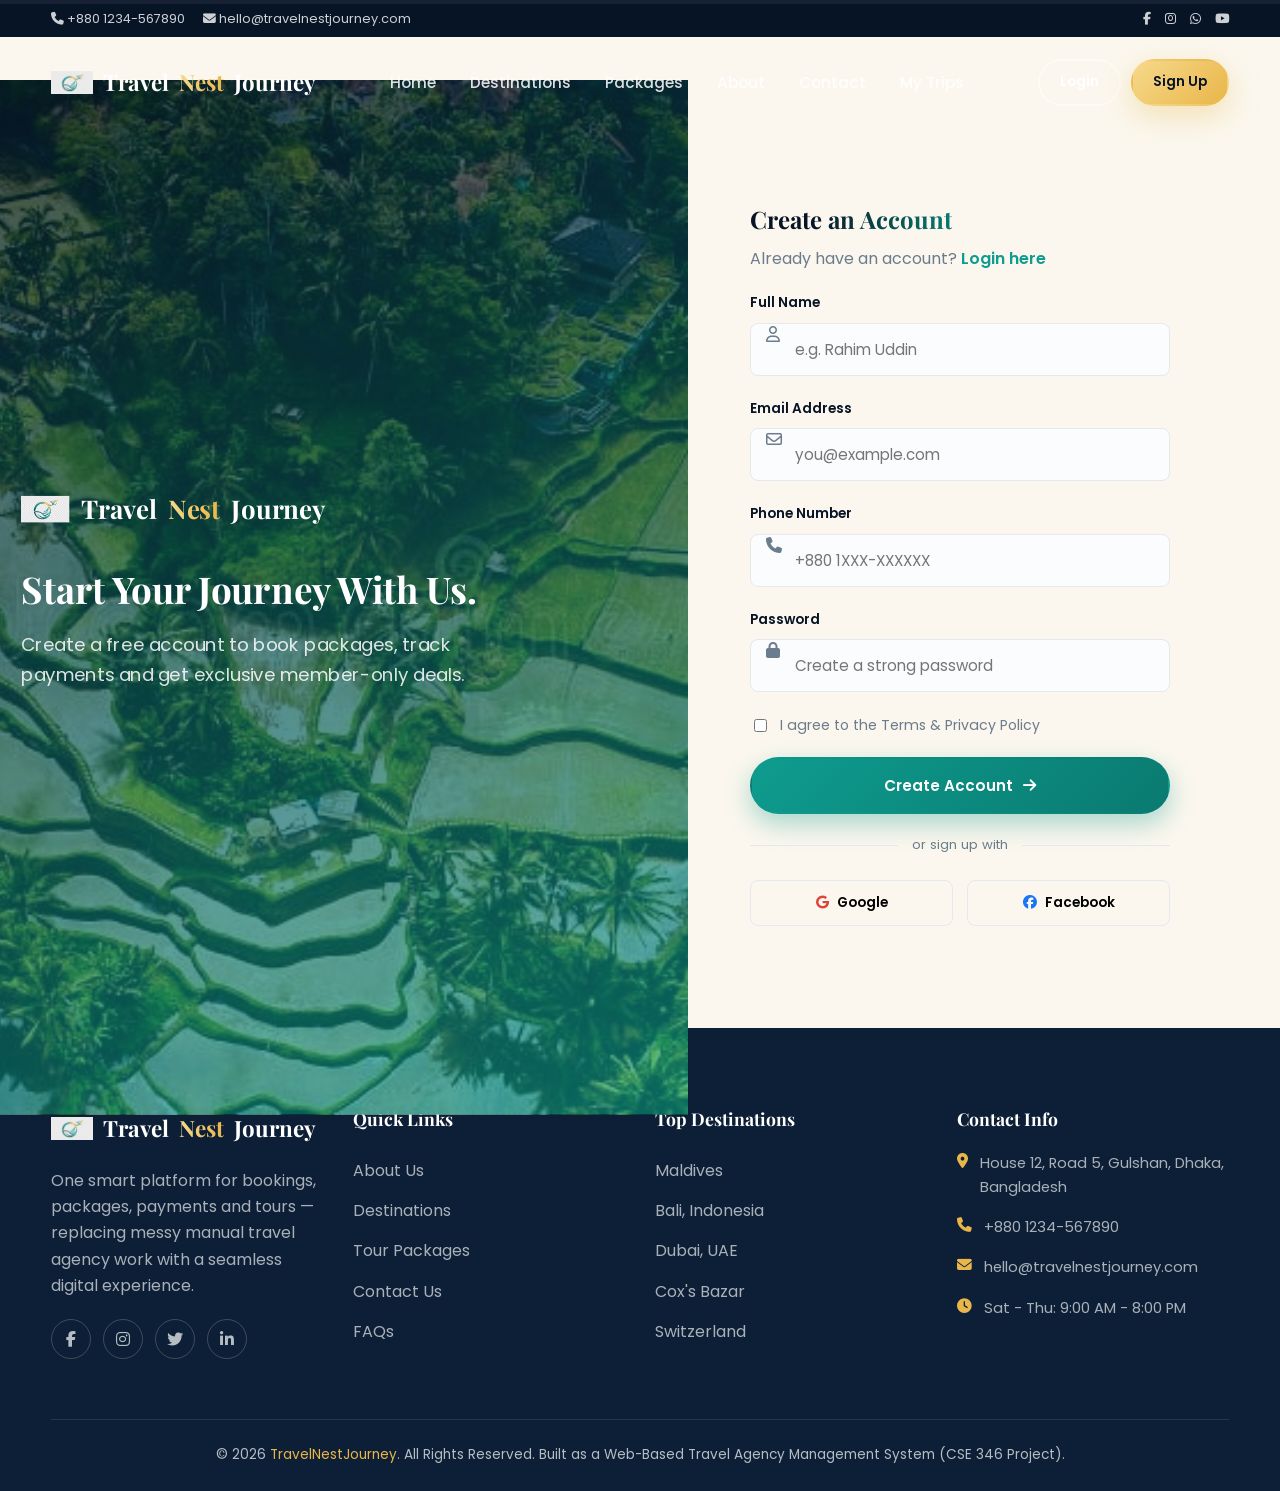
<file: TravelNestJourney final and final/travelnestjourney/register.html>
<!DOCTYPE html>
<html lang="en">
<head>
<meta charset="UTF-8">
<meta name="viewport" content="width=device-width, initial-scale=1.0">
<title>Sign Up | TravelNestJourney</title>
<meta name="description" content="TravelNestJourney - Web-Based Travel Agency Management System. One smart platform for bookings, packages, payments and tours.">
<link rel="preconnect" href="https://fonts.googleapis.com">
<link href="https://fonts.googleapis.com/css2?family=Playfair+Display:wght@600;700;800&family=Poppins:wght@300;400;500;600;700&display=swap" rel="stylesheet">
<link rel="stylesheet" href="https://cdnjs.cloudflare.com/ajax/libs/font-awesome/6.5.1/css/all.min.css">
<link rel="stylesheet" href="css/style.css">
<link rel="icon" href="assets/images/logo.png" type="image/png">


</head>
<body class="">
<div class="scroll-progress-bar"><div class="fill"></div></div>
<div id="preloader"><i class="fa-solid fa-plane loader-plane"></i></div>

<div class="topbar">
  <div class="container">
    <div class="topbar-links">
      <span><i class="fa-solid fa-phone"></i> +880 1234-567890</span>
      <span><i class="fa-solid fa-envelope"></i> hello@travelnestjourney.com</span>
    </div>
    <div class="topbar-social">
      <a href="#"><i class="fa-brands fa-facebook-f"></i></a>
      <a href="#"><i class="fa-brands fa-instagram"></i></a>
      <a href="#"><i class="fa-brands fa-whatsapp"></i></a>
      <a href="#"><i class="fa-brands fa-youtube"></i></a>
    </div>
  </div>
</div>


<nav class="navbar">
  <div class="container">
    <a href="index.html" class="brand"><img src="assets/images/logo.png" alt="TravelNestJourney logo">Travel<span>Nest</span>Journey</a>
    <div class="nav-links">
      <a href="index.html" class="">Home</a>
<a href="destinations.html" class="">Destinations</a>
<a href="packages.html" class="">Packages</a>
<a href="about.html" class="">About</a>
<a href="contact.html" class="">Contact</a>

      <a href="dashboard.html">My Trips</a>
      <div class="nav-mobile-auth"></div>
    </div>
    <div class="nav-actions">
      <div class="nav-auth-area flex gap-1"></div>
      <button class="nav-toggle"><i class="fa-solid fa-bars"></i></button>
    </div>
  </div>
</nav>


<div class="auth-wrap">
  <div class="auth-visual" data-parallax="0.15" style="background-image:url('assets/images/destinations/bali.jpg');">
    <div class="hero-overlay"></div>
    <div class="auth-visual-content">
      <a href="index.html" class="brand" style="margin-bottom:30px;"><img src="assets/images/logo.png" alt="logo">Travel<span style="color:#e9b64a;">Nest</span>Journey</a>
      <h1 style="color:#fff; max-width:420px;">Start Your Journey With Us.</h1>
      <p style="color:rgba(255,255,255,.85); max-width:420px;">Create a free account to book packages, track payments and get exclusive member-only deals.</p>
    </div>
  </div>
  <div class="auth-form-side">
    <div class="auth-box">
      <h2>Create an Account</h2>
      <p>Already have an account? <a href="login.html" style="color:#0e9c8f; font-weight:600;">Login here</a></p>
      <div class="alert alert-error" id="authError" style="display:none; margin-top:16px;"></div>
      <form id="registerForm" style="margin-top:20px;">
        <div class="form-group input-icon">
          <label>Full Name</label>
          <i class="fa-regular fa-user"></i>
          <input type="text" class="form-control" id="regName" required placeholder="e.g. Rahim Uddin">
        </div>
        <div class="form-group input-icon">
          <label>Email Address</label>
          <i class="fa-regular fa-envelope"></i>
          <input type="email" class="form-control" id="regEmail" required placeholder="you@example.com">
        </div>
        <div class="form-group input-icon">
          <label>Phone Number</label>
          <i class="fa-solid fa-phone"></i>
          <input type="tel" class="form-control" id="regPhone" required placeholder="+880 1XXX-XXXXXX">
        </div>
        <div class="form-group input-icon">
          <label>Password</label>
          <i class="fa-solid fa-lock"></i>
          <input type="password" class="form-control" id="regPassword" required placeholder="Create a strong password">
        </div>
        <label class="checkbox-row" style="margin-bottom:20px;"><input type="checkbox" required> I agree to the Terms &amp; Privacy Policy</label>
        <button type="submit" class="btn btn-teal btn-block">Create Account <i class="fa-solid fa-arrow-right"></i></button>
      </form>
      <div class="divider">or sign up with</div>
      <div class="social-login">
        <button type="button"><i class="fa-brands fa-google" style="color:#DB4437;"></i> Google</button>
        <button type="button"><i class="fa-brands fa-facebook" style="color:#1877F2;"></i> Facebook</button>
      </div>
    </div>
  </div>
</div>


<footer class="footer">
  <div class="container">
    <div class="grid grid-4">
      <div class="footer-about">
        <a href="index.html" class="brand" style="margin-bottom:18px;"><img src="assets/images/logo.png" alt="logo">Travel<span style="color:#e9b64a">Nest</span>Journey</a>
        <p>One smart platform for bookings, packages, payments and tours &mdash; replacing messy manual travel agency work with a seamless digital experience.</p>
        <div class="footer-social">
          <a href="#"><i class="fa-brands fa-facebook-f"></i></a>
          <a href="#"><i class="fa-brands fa-instagram"></i></a>
          <a href="#"><i class="fa-brands fa-twitter"></i></a>
          <a href="#"><i class="fa-brands fa-linkedin-in"></i></a>
        </div>
      </div>
      <div>
        <h4>Quick Links</h4>
        <ul class="footer-links">
          <li><a href="about.html">About Us</a></li>
          <li><a href="destinations.html">Destinations</a></li>
          <li><a href="packages.html">Tour Packages</a></li>
          <li><a href="contact.html">Contact Us</a></li>
          <li><a href="faq.html">FAQs</a></li>
        </ul>
      </div>
      <div>
        <h4>Top Destinations</h4>
        <ul class="footer-links">
          <li><a href="packages.html?dest=maldives">Maldives</a></li>
          <li><a href="packages.html?dest=bali">Bali, Indonesia</a></li>
          <li><a href="packages.html?dest=dubai">Dubai, UAE</a></li>
          <li><a href="packages.html?dest=coxsbazar">Cox's Bazar</a></li>
          <li><a href="packages.html?dest=switzerland">Switzerland</a></li>
        </ul>
      </div>
      <div>
        <h4>Contact Info</h4>
        <ul class="footer-contact">
          <li><i class="fa-solid fa-location-dot"></i> House 12, Road 5, Gulshan, Dhaka, Bangladesh</li>
          <li><i class="fa-solid fa-phone"></i> +880 1234-567890</li>
          <li><i class="fa-solid fa-envelope"></i> hello@travelnestjourney.com</li>
          <li><i class="fa-solid fa-clock"></i> Sat - Thu: 9:00 AM - 8:00 PM</li>
        </ul>
      </div>
    </div>
    <div class="footer-bottom">
      &copy; 2026 <a href="index.html">TravelNestJourney</a>. All Rights Reserved. Built as a Web-Based Travel Agency Management System (CSE 346 Project).
    </div>
  </div>
</footer>
<button class="back-to-top"><i class="fa-solid fa-arrow-up"></i></button>


<script src="js/packages.js"></script>
<script src="js/main.js"></script>

</body>
</html>
</file>
<file: TravelNestJourney final and final/travelnestjourney/css/style.css>
/* =========================================================
   TravelNestJourney — Premium Travel Agency Stylesheet
========================================================= */

:root{
  --navy: #071426;
  --navy-2: #0c1f36;
  --teal: #0e9c8f;
  --teal-dark: #0a7a70;
  --gold: #e9b64a;
  --gold-light: #f6d98a;
  --cream: #fbf7ee;
  --ink: #10202f;
  --muted: #6b7c8c;
  --white: #ffffff;
  --danger: #e2544a;
  --success: #22a06b;
  --radius-sm: 8px;
  --radius-md: 16px;
  --radius-lg: 28px;
  --shadow-soft: 0 10px 30px rgba(7, 20, 38, 0.08);
  --shadow-strong: 0 25px 60px rgba(7, 20, 38, 0.22);
  --shadow-gold: 0 10px 30px rgba(233, 182, 74, 0.35);
  --container: 1240px;
  --transition: all 0.35s cubic-bezier(.4,0,.2,1);
}

*, *::before, *::after{ box-sizing: border-box; }
html{ scroll-behavior: smooth; }
body{
  margin:0;
  font-family: 'Poppins', sans-serif;
  color: var(--ink);
  background: var(--cream);
  overflow-x: hidden;
  line-height: 1.65;
}
h1,h2,h3,h4,h5{
  font-family: 'Playfair Display', serif;
  margin: 0 0 .5em;
  line-height: 1.2;
  color: var(--navy);
}
h2{
  background: linear-gradient(90deg, var(--navy) 30%, var(--teal-dark) 100%);
  -webkit-background-clip: text; background-clip: text; -webkit-text-fill-color: transparent;
  display: inline-block;
}
.bg-navy h2{
  background: linear-gradient(90deg, #ffffff 30%, var(--gold-light) 100%);
  -webkit-background-clip: text; background-clip: text; -webkit-text-fill-color: transparent;
}
p{ margin: 0 0 1em; color: var(--muted); }
a{ text-decoration: none; color: inherit; }
img{ max-width: 100%; display:block; }
ul{ list-style:none; margin:0; padding:0; }
button{ font-family: inherit; cursor:pointer; border:none; background:none; }
.container{ width:92%; max-width: var(--container); margin: 0 auto; }
section{ position: relative; }

/* ---------- Utility ---------- */
.eyebrow{
  display:inline-flex; align-items:center; gap:10px;
  color: var(--teal-dark); font-weight:700; letter-spacing: 2.5px;
  text-transform: uppercase; font-size: .8rem; margin-bottom: 16px;
  padding: 6px 18px 6px 6px; border-radius: 30px;
  background: linear-gradient(90deg, rgba(14,156,143,.12), rgba(233,182,74,.12));
}
.eyebrow::before{
  content:''; width:10px; height:10px; border-radius:50%; display:inline-block;
  background: linear-gradient(135deg, var(--gold), var(--teal));
  box-shadow: 0 0 0 4px rgba(233,182,74,.18);
}
.bg-navy .eyebrow{ background: linear-gradient(90deg, rgba(255,255,255,.08), rgba(233,182,74,.15)); color: var(--gold-light); }
.section-head{ max-width: 640px; margin-bottom: 48px; position:relative; }
.section-head h2{ position:relative; padding-bottom:18px; }
.section-head h2::after{
  content:''; position:absolute; left:0; bottom:0; width:70px; height:4px; border-radius:4px;
  background: linear-gradient(90deg, var(--gold), var(--teal));
}
.section-head.center h2::after{ left:50%; transform: translateX(-50%); }
.section-head.center{ margin-left:auto; margin-right:auto; text-align:center; }
.section-pad{ padding: 100px 0; }
.text-gold{ color: var(--gold); }
.text-teal{ color: var(--teal); }
.bg-navy{ background: var(--navy); color: var(--white); }
.bg-navy h1, .bg-navy h2, .bg-navy h3{ color: var(--white); }
.bg-navy p{ color: rgba(255,255,255,.7); }
.grid{ display:grid; gap: 30px; }
.grid-2{ grid-template-columns: repeat(2,1fr); }
.grid-3{ grid-template-columns: repeat(3,1fr); }
.grid-4{ grid-template-columns: repeat(4,1fr); }
.flex{ display:flex; }
.flex-between{ display:flex; align-items:center; justify-content:space-between; }
.flex-center{ display:flex; align-items:center; justify-content:center; }
.gap-1{gap:10px;} .gap-2{gap:20px;}
.reveal{
  opacity:0; transform: translateY(50px) scale(.96); filter: blur(6px);
  transition: opacity 1s cubic-bezier(.16,1,.3,1), transform 1s cubic-bezier(.16,1,.3,1), filter 1s ease;
}
.reveal.in-view{ opacity:1; transform:none; filter:blur(0); }
.reveal-left{ transform: translateX(-60px) scale(.97); }
.reveal-left.in-view{ transform:none; }
.reveal-right{ transform: translateX(60px) scale(.97); }
.reveal-right.in-view{ transform:none; }

/* Staggered cascade for grid reveals */
.grid-3 .reveal:nth-child(3n+1){ transition-delay: .04s; }
.grid-3 .reveal:nth-child(3n+2){ transition-delay: .14s; }
.grid-3 .reveal:nth-child(3n+3){ transition-delay: .24s; }
.grid-4 .reveal:nth-child(4n+1){ transition-delay: .04s; }
.grid-4 .reveal:nth-child(4n+2){ transition-delay: .12s; }
.grid-4 .reveal:nth-child(4n+3){ transition-delay: .2s; }
.grid-4 .reveal:nth-child(4n+4){ transition-delay: .28s; }

/* ---------- Scroll Progress Bar ---------- */
.scroll-progress-bar{ position: fixed; top:0; left:0; width:100%; height:4px; z-index:2000; background: rgba(255,255,255,.06); }
.scroll-progress-bar .fill{
  height:100%; width:0%; background: linear-gradient(90deg, var(--gold), var(--teal));
  transform-origin: left; transition: width .05s linear;
}

/* ---------- Parallax layers ---------- */
[data-parallax]{ will-change: transform; }

/* ---------- Native CSS Scroll-Driven Animations (progressive enhancement) ---------- */
@supports (animation-timeline: view()) {
  .reveal{
    opacity:1; transform:none; filter:none; transition:none;
    animation: scrollReveal linear both;
    animation-timeline: view();
    animation-range: entry 0% cover 35%;
  }
  @keyframes scrollReveal{
    from{ opacity:0; transform: translateY(50px) scale(.96); filter: blur(6px); }
    to{ opacity:1; transform:none; filter:blur(0); }
  }
}
@supports (animation-timeline: scroll()) {
  .scroll-progress-bar .fill{
    transition:none; width:100%; transform: scaleX(0); transform-origin: left;
    animation: growProgress linear; animation-timeline: scroll(root);
  }
  @keyframes growProgress{ from{ transform: scaleX(0); } to{ transform: scaleX(1); } }
}

@media (prefers-reduced-motion: reduce){
  .reveal, [data-parallax], .scroll-progress-bar .fill, .step-num, .step-line-fill, .hero-content h1 em{
    animation:none !important; transition:none !important; transform:none !important;
    filter:none !important; opacity:1 !important;
  }
}
.badge{
  display:inline-flex; align-items:center; gap:8px;
  background: rgba(14,156,143,.1); color: var(--teal-dark);
  padding: 8px 18px; border-radius: 30px; font-size:.8rem; font-weight:700;
  border: 1px solid rgba(233,182,74,.4);
  box-shadow: 0 4px 14px rgba(0,0,0,.06);
}

/* ---------- Buttons ---------- */
.btn{
  display:inline-flex; align-items:center; justify-content:center; gap:10px;
  padding: 15px 32px; border-radius: 50px; font-weight:600; font-size:.95rem;
  transition: var(--transition); white-space:nowrap; border: 2px solid transparent;
}
.btn-gold{ background: linear-gradient(135deg, var(--gold-light), var(--gold)); color: var(--navy); box-shadow: var(--shadow-gold); }
.btn-gold:hover{ transform: translateY(-3px); box-shadow: 0 16px 34px rgba(233,182,74,.45); }
.btn-teal{ background: linear-gradient(135deg, var(--teal), var(--teal-dark)); color:#fff; box-shadow: 0 10px 26px rgba(14,156,143,.35); }
.btn-teal:hover{ transform: translateY(-3px); box-shadow: 0 16px 34px rgba(14,156,143,.5); }
.btn-outline{ border-color: rgba(255,255,255,.5); color: #fff; }
.btn-outline:hover{ background: rgba(255,255,255,.12); }
.btn-outline-dark{ border-color: var(--navy); color: var(--navy); }
.btn-outline-dark:hover{ background: var(--navy); color:#fff; }
.btn-block{ width:100%; }
.btn-sm{ padding: 10px 20px; font-size:.85rem; }

/* ---------- Preloader ---------- */
#preloader{
  position:fixed; inset:0; background: var(--navy); z-index:9999;
  display:flex; align-items:center; justify-content:center; transition: opacity .6s ease, visibility .6s ease;
}
#preloader.hide{ opacity:0; visibility:hidden; }
.loader-plane{ font-size: 2.4rem; color: var(--gold); animation: fly 1.4s ease-in-out infinite; }
@keyframes fly{ 0%,100%{ transform: translateX(-10px) rotate(-8deg);} 50%{ transform: translateX(10px) rotate(8deg);} }

/* ---------- Top bar ---------- */
.topbar{
  background: var(--navy); color: rgba(255,255,255,.8); font-size:.8rem;
  padding: 8px 0;
}
.topbar .container{ display:flex; justify-content:space-between; align-items:center; flex-wrap:wrap; gap:8px;}
.topbar a{ color: rgba(255,255,255,.8); }
.topbar .topbar-links{ display:flex; gap:18px; }
.topbar .topbar-social{ display:flex; gap:14px; }
.topbar .topbar-social a:hover{ color: var(--gold); }

/* ---------- Navbar ---------- */
.navbar{
  position: sticky; top:0; z-index:1000;
  background: rgba(7,20,38,0.0);
  backdrop-filter: blur(0px);
  transition: var(--transition);
  padding: 22px 0;
}
.navbar.scrolled{
  background: rgba(7,20,38,0.92);
  backdrop-filter: blur(10px);
  padding: 12px 0;
  box-shadow: 0 10px 30px rgba(0,0,0,.25);
}
.navbar .container{ display:flex; align-items:center; justify-content:space-between; }
.brand{ display:flex; align-items:center; gap:10px; font-family:'Playfair Display', serif; font-size:1.4rem; font-weight:700; color:#fff; }
.brand img{ height:42px; width:42px; object-fit:contain; }
.brand span{
  background: linear-gradient(90deg, var(--gold-light), var(--gold));
  -webkit-background-clip: text; background-clip: text; -webkit-text-fill-color: transparent;
}
.nav-links{ display:flex; align-items:center; gap:34px; }
.nav-links a{
  color: rgba(255,255,255,.85); font-weight:500; font-size:.95rem; position:relative; padding: 6px 0;
}
.nav-links a::after{
  content:''; position:absolute; left:0; bottom:0; width:0; height:2px; background: var(--gold); transition: var(--transition);
}
.nav-links a:hover::after, .nav-links a.active::after{ width:100%; }
.nav-links a.active{ color: var(--gold); }
.nav-actions{ display:flex; align-items:center; gap:16px; }
.nav-toggle{ display:none; color:#fff; font-size:1.5rem; }

/* ---------- Hero ---------- */
.hero{
  position:relative; min-height: 100vh; display:flex; align-items:center;
  color:#fff; overflow:hidden;
}
.hero-bg{
  position:absolute; inset:0; background-size:cover; background-position:center;
  transform: scale(1.08);
}
.hero-video{
  position:absolute; inset:0; width:100%; height:100%; object-fit:cover; z-index:0;
}
.hero-overlay{
  position:absolute; inset:0;
  background: linear-gradient(180deg, rgba(7,20,38,.75) 0%, rgba(7,20,38,.55) 45%, rgba(7,20,38,.92) 100%);
}
.hero-content{ position:relative; z-index:2; padding-top: 60px; }
.hero-content h1{
  color:#fff; font-size: clamp(2.4rem, 5.5vw, 4.4rem); max-width: 900px; margin-bottom: 22px;
  text-shadow: 0 4px 30px rgba(0,0,0,.35);
  background: none; -webkit-text-fill-color: #fff;
}
.hero-content h1 em{
  font-style: italic; position:relative; display:inline-block;
  background: linear-gradient(90deg, #f6d98a 0%, #ffffff 25%, var(--gold) 50%, #ffffff 75%, #f6d98a 100%);
  background-size: 250% auto;
  -webkit-background-clip: text; background-clip: text; -webkit-text-fill-color: transparent;
  animation: shimmerGold 5s linear infinite;
  filter: drop-shadow(0 4px 24px rgba(233,182,74,.45));
}
@keyframes shimmerGold{
  0%{ background-position: 0% center; }
  100%{ background-position: -250% center; }
}
.hero-content p{ color: rgba(255,255,255,.82); font-size: 1.15rem; max-width: 560px; margin-bottom: 34px; }
.hero-cta{ display:flex; gap:18px; flex-wrap:wrap; margin-bottom: 60px; }
.hero-stats{ display:flex; gap: 50px; flex-wrap:wrap; }
.hero-stats .stat h3{
  background: linear-gradient(180deg, var(--gold-light), var(--gold));
  -webkit-background-clip: text; background-clip: text; -webkit-text-fill-color: transparent;
  font-size: 2.4rem; margin-bottom:2px; filter: drop-shadow(0 2px 10px rgba(233,182,74,.4));
}
.hero-stats .stat span{ color: rgba(255,255,255,.7); font-size:.85rem; text-transform:uppercase; letter-spacing:1px; }
.scroll-indicator{
  position:absolute; bottom: 30px; left:50%; transform:translateX(-50%); z-index:2;
  color: rgba(255,255,255,.75); display:flex; flex-direction:column; align-items:center; gap:8px; font-size:.75rem;
  letter-spacing:2px; text-transform:uppercase;
}
.scroll-indicator .wheel{ width:26px; height:42px; border:2px solid rgba(255,255,255,.5); border-radius:20px; position:relative; }
.scroll-indicator .wheel::before{
  content:''; position:absolute; top:8px; left:50%; transform:translateX(-50%); width:4px; height:8px; background: var(--gold);
  border-radius:2px; animation: scrollDown 1.6s infinite;
}
@keyframes scrollDown{ 0%{ opacity:1; top:8px;} 100%{ opacity:0; top:24px;} }

/* ---------- Search / Booking Widget ---------- */
.search-widget{
  position:relative; z-index:3; background:#fff; border-radius: var(--radius-md);
  box-shadow: var(--shadow-strong); padding: 28px; margin-top: -70px;
  display:grid; grid-template-columns: repeat(4, 1fr) auto; gap: 18px; align-items:end;
}
.search-field label{ display:block; font-size:.75rem; font-weight:600; text-transform:uppercase; letter-spacing:1px; color: var(--muted); margin-bottom:8px; }
.search-field select, .search-field input{
  width:100%; padding: 12px 14px; border-radius: var(--radius-sm); border:1.5px solid #e5e9ee; font-family:inherit;
  font-size:.95rem; color: var(--ink); background:#fbfcfe; transition: var(--transition);
}
.search-field select:focus, .search-field input:focus{ outline:none; border-color: var(--teal); background:#fff; }

/* ---------- Cards: Destinations ---------- */
.dest-card{
  position:relative; border-radius: var(--radius-md); overflow:hidden; height: 380px;
  box-shadow: var(--shadow-soft); transition: var(--transition); display:block;
}
.dest-card img.dest-img, .dest-card video.dest-video,
.pkg-img img.dest-img, .pkg-img video.dest-video{
  position:absolute; inset:0; width:100%; height:100%; object-fit:cover; transition: transform .6s ease, opacity .5s ease;
}
.dest-card video.dest-video, .pkg-img video.dest-video{ opacity:0; z-index:1; }
.dest-card.video-active video.dest-video, .pkg-img.video-active video.dest-video{ opacity:1; }
.dest-card:hover img.dest-img{ transform: scale(1.12); }
.dest-card:hover{ box-shadow: var(--shadow-strong); transform: translateY(-6px); }
.dest-overlay{
  position:absolute; inset:0; z-index:2; background: linear-gradient(180deg, rgba(7,20,38,0) 40%, rgba(7,20,38,.92) 100%);
  display:flex; flex-direction:column; justify-content:flex-end; padding: 26px; color:#fff; pointer-events:none;
}
.dest-overlay .count{ position:absolute; top:20px; right:20px; background: rgba(255,255,255,.15); backdrop-filter: blur(6px); padding: 6px 14px; border-radius:20px; font-size:.75rem; }
.dest-overlay h3{ color:#fff; margin-bottom:4px; font-size:1.4rem; }
.dest-overlay p{ color: rgba(255,255,255,.75); margin:0; font-size:.85rem; }
.dest-overlay .price-tag{
  background: linear-gradient(90deg, var(--gold-light), var(--gold));
  -webkit-background-clip: text; background-clip: text; -webkit-text-fill-color: transparent;
  font-weight:800; margin-top:8px; font-size:1.15rem;
}

/* ---------- Package Cards ---------- */
.pkg-card{
  background:#fff; border-radius: var(--radius-md); overflow:hidden; box-shadow: var(--shadow-soft);
  transition: var(--transition); display:flex; flex-direction:column; height:100%;
}
.pkg-card:hover{ transform: translateY(-8px); box-shadow: var(--shadow-strong); }
.pkg-img{ position:relative; height: 230px; overflow:hidden; }
.pkg-card:hover .pkg-img img.dest-img{ transform: scale(1.1); }
.pkg-badge{
  position:absolute; top:16px; left:16px; z-index:3;
  background: linear-gradient(135deg, var(--gold-light), var(--gold));
  color: var(--navy); font-weight:800; font-size:.72rem; padding:7px 14px; border-radius: 20px;
  text-transform:uppercase; letter-spacing:.6px; box-shadow: 0 6px 16px rgba(233,182,74,.4);
}
.pkg-fav{ position:absolute; top:16px; right:16px; z-index:3; width:36px; height:36px; border-radius:50%; background: rgba(255,255,255,.9); display:flex; align-items:center; justify-content:center; color: var(--danger); }
.pkg-body{ padding: 22px; display:flex; flex-direction:column; flex:1; }
.pkg-loc{ display:flex; align-items:center; gap:6px; color: var(--teal-dark); font-size:.8rem; font-weight:600; margin-bottom:8px; text-transform:uppercase; letter-spacing:.5px; }
.pkg-body h3{ font-size:1.25rem; margin-bottom:10px; }
.pkg-meta{ display:flex; gap:16px; font-size:.82rem; color: var(--muted); margin-bottom:16px; flex-wrap:wrap; }
.pkg-meta span{ display:flex; align-items:center; gap:6px; }
.pkg-rating{ color: var(--gold); font-size:.85rem; margin-bottom:14px; }
.pkg-rating span{ color: var(--muted); margin-left:4px; }
.pkg-footer{ margin-top:auto; display:flex; align-items:center; justify-content:space-between; padding-top:16px; border-top: 1px dashed #e6e9ee; }
.pkg-price{
  font-family:'Playfair Display',serif; font-size:1.55rem; font-weight:800;
  background: linear-gradient(90deg, var(--navy), var(--teal-dark));
  -webkit-background-clip: text; background-clip: text; -webkit-text-fill-color: transparent;
}
.pkg-price small{ font-family:'Poppins',sans-serif; font-size:.7rem; color: var(--muted); font-weight:400; display:block; -webkit-text-fill-color: var(--muted); background:none; }

/* ---------- Filter bar ---------- */
.filter-bar{ display:flex; flex-wrap:wrap; gap:12px; margin-bottom:40px; }
.filter-btn{
  padding: 10px 22px; border-radius: 30px; border: 1.5px solid #e2e6ec; font-weight:600; font-size:.85rem;
  color: var(--navy); transition: var(--transition); background:#fff;
}
.filter-btn:hover, .filter-btn.active{ background: var(--navy); border-color: var(--navy); color:#fff; }

/* ---------- Why Us / Features ---------- */
.feature-card{
  background:#fff; padding: 40px 30px; border-radius: var(--radius-md); text-align:center;
  box-shadow: var(--shadow-soft); transition: var(--transition); height:100%;
}
.feature-card:hover{ transform: translateY(-8px); box-shadow: var(--shadow-strong); }
.feature-icon{
  width:76px; height:76px; border-radius:50%; margin: 0 auto 22px; display:flex; align-items:center; justify-content:center;
  background: linear-gradient(135deg, var(--teal), var(--teal-dark)); color:#fff; font-size:1.8rem;
}
.feature-card h3{ font-size:1.15rem; }

/* ---------- How it works ---------- */
.step-card{ text-align:center; position:relative; padding: 20px; }
.step-num{
  width:64px; height:64px; border-radius:50%; background: var(--navy); color: rgba(255,255,255,.35); font-family:'Playfair Display',serif;
  font-size:1.6rem; display:flex; align-items:center; justify-content:center; margin: 0 auto 20px; border: 3px solid rgba(255,255,255,.15);
  transition: color .5s ease, border-color .5s ease, background .5s ease, box-shadow .5s ease, transform .5s ease;
}
.step-card.step-active .step-num{
  color: var(--gold); border-color: var(--gold); box-shadow: 0 0 0 8px rgba(233,182,74,.12);
  transform: scale(1.08);
}
.step-line{ position:absolute; top:32px; left:calc(50% + 50px); width: calc(100% - 60px); height:2px; background: rgba(255,255,255,.12); overflow:hidden; }
.step-line-fill{ position:absolute; inset:0; width:0%; background: repeating-linear-gradient(90deg, var(--gold) 0 8px, transparent 8px 16px); transition: width .6s ease; }
.step-card.step-active .step-line-fill{ width:100%; }

/* ---------- Stats strip ---------- */
.stats-strip{ background: var(--navy); padding: 60px 0; color:#fff; }
.stat-box{ text-align:center; }
.stat-box h2{
  background: linear-gradient(180deg, var(--gold-light), var(--gold));
  -webkit-background-clip: text; background-clip: text; -webkit-text-fill-color: transparent;
  font-size: 3rem; margin-bottom:6px; filter: drop-shadow(0 2px 12px rgba(233,182,74,.5));
}
.stat-box span{ color: rgba(255,255,255,.7); text-transform:uppercase; font-size:.8rem; letter-spacing:1.5px; }

/* ---------- Testimonials ---------- */
.testimonial-card{
  background:#fff; border-radius: var(--radius-md); padding: 36px; box-shadow: var(--shadow-soft); height:100%;
  position:relative;
}
.testimonial-card .quote-icon{ font-size:2.4rem; color: var(--gold); opacity:.4; margin-bottom:10px; }
.testimonial-card p{ font-style:italic; color: var(--ink); }
.testimonial-user{ display:flex; align-items:center; gap:14px; margin-top:20px; }
.testimonial-user img{ width:52px; height:52px; border-radius:50%; object-fit:cover; }
.testimonial-user h4{ font-size:1rem; margin-bottom:2px; }
.testimonial-user span{ font-size:.8rem; color: var(--muted); }
.testimonial-rating{ color: var(--gold); font-size:.85rem; margin-top:6px;}

/* ---------- CTA ---------- */
.cta-section{
  position:relative; padding: 90px 0; text-align:center; color:#fff; overflow:hidden; border-radius: var(--radius-lg);
  margin: 0 auto;
}
.cta-bg{ position:absolute; inset:0; background-size:cover; background-position:center; }
.cta-overlay{ position:absolute; inset:0; background: linear-gradient(135deg, rgba(7,20,38,.92), rgba(14,156,143,.85)); }
.cta-content{ position:relative; z-index:2; }
.cta-content h2{
  color:#fff; font-size: clamp(1.8rem, 4vw, 2.8rem); max-width:700px; margin: 0 auto 20px;
  background: linear-gradient(90deg, #ffffff 20%, var(--gold-light) 100%);
  -webkit-background-clip: text; background-clip: text; -webkit-text-fill-color: transparent;
}
.cta-content p{ color: rgba(255,255,255,.85); max-width:560px; margin: 0 auto 30px; }

/* ---------- Newsletter ---------- */
.newsletter-form{ display:flex; max-width: 480px; margin: 0 auto; gap:12px; flex-wrap:wrap; justify-content:center; }
.newsletter-form input{
  flex:1; min-width:220px; padding: 15px 22px; border-radius: 50px; border:none; font-family:inherit; font-size:.95rem;
}
.newsletter-form input:focus{ outline: 2px solid var(--gold); }

/* ---------- Footer ---------- */
.footer{ background: var(--navy-2); color: rgba(255,255,255,.7); padding: 80px 0 0; }
.footer h4{ color:#fff; font-size:1.1rem; margin-bottom: 22px; }
.footer-about p{ color: rgba(255,255,255,.65); }
.footer-links a{ display:block; padding: 7px 0; color: rgba(255,255,255,.65); transition: var(--transition); }
.footer-links a:hover{ color: var(--gold); padding-left:6px; }
.footer-social{ display:flex; gap:12px; margin-top:20px; }
.footer-social a{
  width:40px; height:40px; border-radius:50%; border:1px solid rgba(255,255,255,.2); display:flex; align-items:center;
  justify-content:center; transition: var(--transition);
}
.footer-social a:hover{ background: var(--gold); border-color: var(--gold); color: var(--navy); }
.footer-contact li{ display:flex; gap:12px; margin-bottom:16px; color: rgba(255,255,255,.65); font-size:.92rem; }
.footer-contact i{ color: var(--gold); margin-top:3px; }
.footer-bottom{ border-top: 1px solid rgba(255,255,255,.1); margin-top: 60px; padding: 24px 0; text-align:center; font-size:.85rem; }
.footer-bottom a{ color: var(--gold); }

/* ---------- Back to top ---------- */
.back-to-top{
  position:fixed; bottom: 30px; right: 30px; width:50px; height:50px; border-radius:50%; background: var(--gold);
  color: var(--navy); display:flex; align-items:center; justify-content:center; font-size:1.2rem; z-index:900;
  box-shadow: var(--shadow-gold); opacity:0; visibility:hidden; transform: translateY(20px); transition: var(--transition);
}
.back-to-top.show{ opacity:1; visibility:visible; transform:none; }

/* ---------- Page Header (inner pages) ---------- */
.page-header{
  position:relative; padding: 190px 0 100px; color:#fff; text-align:center; overflow:hidden;
}
.page-header .hero-overlay{ background: linear-gradient(180deg, rgba(7,20,38,.8), rgba(7,20,38,.92)); }
.page-header h1{
  color:#fff; font-size: clamp(2rem, 4.5vw, 3.2rem); text-shadow: 0 4px 30px rgba(0,0,0,.4);
  -webkit-text-fill-color:#fff; background:none;
}
.breadcrumb{ display:flex; gap:8px; justify-content:center; color: rgba(255,255,255,.7); font-size:.9rem; margin-top:14px; }
.breadcrumb a{ color: var(--gold); }

/* ---------- Forms (Auth / Contact / Booking) ---------- */
.form-card{ background:#fff; border-radius: var(--radius-md); box-shadow: var(--shadow-soft); padding: 46px; }
.form-group{ margin-bottom: 22px; }
.form-group label{ display:block; font-weight:600; font-size:.85rem; margin-bottom:8px; color: var(--navy); }
.form-group .required{ color: var(--danger); }
.form-control{
  width:100%; padding: 14px 16px; border-radius: var(--radius-sm); border: 1.5px solid #e5e9ee; font-family:inherit;
  font-size:.95rem; background:#fbfcfe; transition: var(--transition);
}
.form-control:focus{ outline:none; border-color: var(--teal); background:#fff; box-shadow: 0 0 0 4px rgba(14,156,143,.1); }
textarea.form-control{ resize: vertical; min-height:130px; }
.input-icon{ position:relative; }
.input-icon i{ position:absolute; left:16px; top:50%; transform:translateY(-50%); color: var(--muted); }
.input-icon .form-control{ padding-left: 44px; }
.form-row{ display:grid; grid-template-columns: 1fr 1fr; gap:20px; }
.checkbox-row{ display:flex; align-items:center; gap:10px; font-size:.88rem; color: var(--muted); }

/* ---------- Steps (Booking Process) ---------- */
.steps-progress{ display:flex; justify-content:space-between; margin-bottom: 50px; position:relative; }
.steps-progress::before{ content:''; position:absolute; top:22px; left:0; right:0; height:2px; background:#e5e9ee; z-index:0; }
.step-item{ position:relative; z-index:1; text-align:center; flex:1; }
.step-item .circle{
  width:46px; height:46px; border-radius:50%; background:#fff; border: 2px solid #e5e9ee; color: var(--muted);
  display:flex; align-items:center; justify-content:center; margin: 0 auto 10px; font-weight:700; transition: var(--transition);
}
.step-item.active .circle{ background: var(--teal); border-color: var(--teal); color:#fff; }
.step-item.done .circle{ background: var(--success); border-color: var(--success); color:#fff; }
.step-item span{ font-size:.82rem; font-weight:600; color: var(--muted); }
.step-item.active span{ color: var(--navy); }
.booking-step{ display:none; animation: fadeIn .5s ease; }
.booking-step.active{ display:block; }
@keyframes fadeIn{ from{opacity:0; transform: translateY(10px);} to{opacity:1; transform:none;} }

.summary-box{ background: var(--cream); border-radius: var(--radius-md); padding: 30px; position:sticky; top:110px; }
.summary-row{ display:flex; justify-content:space-between; padding: 10px 0; border-bottom: 1px dashed #dfe4ea; font-size:.92rem; }
.summary-row.total{ border-bottom:none; font-weight:700; font-size:1.15rem; color: var(--navy); padding-top:16px; }
.payment-option{
  border: 1.5px solid #e5e9ee; border-radius: var(--radius-sm); padding: 16px 18px; display:flex; align-items:center; gap:14px;
  cursor:pointer; margin-bottom: 14px; transition: var(--transition);
}
.payment-option:hover{ border-color: var(--teal); }
.payment-option.selected{ border-color: var(--teal); background: rgba(14,156,143,.06); }
.payment-option img, .payment-option i{ font-size:1.6rem; color: var(--teal-dark); width:36px; }

/* Alerts */
.alert{ padding: 16px 20px; border-radius: var(--radius-sm); margin-bottom:20px; font-size:.9rem; display:flex; align-items:center; gap:10px; }
.alert-success{ background: rgba(34,160,107,.1); color: var(--success); border: 1px solid rgba(34,160,107,.3); }
.alert-error{ background: rgba(226,84,74,.1); color: var(--danger); border: 1px solid rgba(226,84,74,.3); }

/* ---------- Package Detail ---------- */
.gallery-main{ position:relative; border-radius: var(--radius-md); overflow:hidden; height: 460px; margin-bottom:16px; }
.gallery-main video{ position:absolute; inset:0; width:100%; height:100%; object-fit:cover; z-index:1; }
.gallery-main img{ width:100%; height:100%; object-fit:cover; }
.gallery-thumbs{ display:grid; grid-template-columns: repeat(5,1fr); gap:12px; }
.gallery-thumbs img{ border-radius: 10px; height: 80px; object-fit:cover; cursor:pointer; opacity:.7; transition: var(--transition); }
.gallery-thumbs img:hover, .gallery-thumbs img.active{ opacity:1; outline: 2px solid var(--gold); }
.itinerary-item{ display:flex; gap:20px; padding: 22px 0; border-bottom: 1px solid #edf0f3; }
.itinerary-day{
  min-width:70px; height:70px; border-radius:14px; background: var(--navy); color: var(--gold); display:flex;
  flex-direction:column; align-items:center; justify-content:center; font-family:'Playfair Display',serif;
}
.itinerary-day span{ font-size:.65rem; color: rgba(255,255,255,.6); text-transform:uppercase; }
.tab-buttons{ display:flex; gap:10px; border-bottom: 2px solid #edf0f3; margin-bottom:30px; flex-wrap:wrap; }
.tab-btn{ padding: 14px 24px; font-weight:600; color: var(--muted); border-bottom: 2px solid transparent; margin-bottom:-2px; }
.tab-btn.active{ color: var(--teal-dark); border-color: var(--teal); }
.tab-content{ display:none; }
.tab-content.active{ display:block; }
.include-list li{ display:flex; gap:10px; align-items:flex-start; margin-bottom:12px; color: var(--ink); }
.include-list i{ color: var(--success); margin-top:4px; }
.exclude-list i{ color: var(--danger); margin-top:4px; }
.sticky-book{ position:sticky; top: 110px; }

/* ---------- About ---------- */
.about-img-grid{ position:relative; }
.about-img-grid .img-main{ border-radius: var(--radius-md); overflow:hidden; height:420px; }
.about-img-grid .img-float{
  position:absolute; bottom:-40px; right:-30px; width: 220px; border-radius: var(--radius-md); overflow:hidden;
  border: 6px solid #fff; box-shadow: var(--shadow-strong);
}
.value-list li{ display:flex; gap:14px; margin-bottom:20px; align-items:flex-start; }
.value-list .icon{ width:44px; height:44px; border-radius:50%; background: rgba(233,182,74,.15); color: var(--gold); display:flex; align-items:center; justify-content:center; flex-shrink:0; }

/* ---------- Contact ---------- */
.contact-info-card{ background:#fff; border-radius: var(--radius-md); box-shadow: var(--shadow-soft); padding:32px; text-align:center; height:100%; }
.contact-info-card .icon{ width:64px; height:64px; border-radius:50%; background: linear-gradient(135deg, var(--teal), var(--teal-dark)); color:#fff; display:flex; align-items:center; justify-content:center; margin: 0 auto 18px; font-size:1.4rem; }
.map-wrap{ border-radius: var(--radius-md); overflow:hidden; box-shadow: var(--shadow-soft); }
.map-wrap iframe{ width:100%; height:400px; border:0; display:block; }

/* ---------- Dashboard ---------- */
.dash-sidebar{ background:#fff; border-radius: var(--radius-md); box-shadow: var(--shadow-soft); padding: 30px 0; }
.dash-sidebar a{ display:flex; align-items:center; gap:14px; padding: 15px 30px; color: var(--muted); font-weight:600; font-size:.92rem; border-left: 3px solid transparent; }
.dash-sidebar a:hover, .dash-sidebar a.active{ color: var(--teal-dark); background: rgba(14,156,143,.06); border-color: var(--teal); }
.dash-profile{ text-align:center; padding: 0 20px 26px; border-bottom: 1px solid #edf0f3; margin-bottom: 10px;}
.dash-profile img{ width:80px; height:80px; border-radius:50%; margin: 0 auto 14px; object-fit:cover; }
.booking-table{ width:100%; border-collapse: collapse; background:#fff; border-radius: var(--radius-md); overflow:hidden; box-shadow: var(--shadow-soft); }
.booking-table th{ background: var(--navy); color:#fff; text-align:left; padding: 16px 20px; font-size:.8rem; text-transform:uppercase; letter-spacing:.5px; }
.booking-table td{ padding: 18px 20px; border-bottom: 1px solid #edf0f3; font-size:.9rem; vertical-align: middle;}
.booking-table tr:last-child td{ border-bottom:none; }
.status-pill{ padding: 5px 14px; border-radius: 20px; font-size:.75rem; font-weight:700; }
.status-confirmed{ background: rgba(34,160,107,.12); color: var(--success); }
.status-pending{ background: rgba(233,182,74,.18); color: #b98212; }
.status-cancelled{ background: rgba(226,84,74,.12); color: var(--danger); }
.summary-cards .card{ background:#fff; border-radius: var(--radius-md); box-shadow: var(--shadow-soft); padding: 26px; display:flex; align-items:center; gap:18px; }
.summary-cards .icon{ width:56px; height:56px; border-radius:14px; display:flex; align-items:center; justify-content:center; font-size:1.4rem; color:#fff; }

/* ---------- FAQ ---------- */
.accordion-item{ background:#fff; border-radius: var(--radius-sm); margin-bottom: 14px; box-shadow: var(--shadow-soft); overflow:hidden; }
.accordion-head{ padding: 20px 24px; display:flex; justify-content:space-between; align-items:center; font-weight:600; color: var(--navy); }
.accordion-head i{ transition: var(--transition); color: var(--teal); }
.accordion-item.open .accordion-head i{ transform: rotate(180deg); }
.accordion-body{ max-height:0; overflow:hidden; transition: max-height .4s ease; padding: 0 24px; }
.accordion-item.open .accordion-body{ max-height: 300px; padding-bottom: 22px; }

/* ---------- Auth pages ---------- */
.auth-wrap{ min-height: 100vh; display:grid; grid-template-columns: 1fr 1fr; }
.auth-visual{ position:relative; background-size:cover; background-position:center; overflow:hidden; }
.auth-visual .hero-overlay{ background: linear-gradient(160deg, rgba(7,20,38,.75), rgba(14,156,143,.65)); }
.auth-visual-content{ position:relative; z-index:2; height:100%; display:flex; flex-direction:column; justify-content:center; padding: 60px; color:#fff; }
.auth-form-side{ display:flex; align-items:center; justify-content:center; padding: 40px; }
.auth-box{ width:100%; max-width: 420px; }
.social-login{ display:flex; gap:14px; margin: 24px 0; }
.social-login button{ flex:1; padding: 12px; border:1.5px solid #e5e9ee; border-radius: var(--radius-sm); display:flex; align-items:center; justify-content:center; gap:8px; font-weight:600; font-size:.85rem; transition: var(--transition); }
.social-login button:hover{ border-color: var(--teal); background: rgba(14,156,143,.05); }
.divider{ display:flex; align-items:center; gap:14px; color: var(--muted); font-size:.82rem; margin: 20px 0; }
.divider::before, .divider::after{ content:''; flex:1; height:1px; background:#e5e9ee; }

/* ---------- Responsive ---------- */
.nav-mobile-auth{ display:none; }
@media (max-width: 1024px){
  .grid-4{ grid-template-columns: repeat(2,1fr); }
  .grid-3{ grid-template-columns: repeat(2,1fr); }
  .search-widget{ grid-template-columns: repeat(2,1fr); }
  .form-row{ grid-template-columns: 1fr; }
  .auth-wrap{ grid-template-columns: 1fr; }
  .auth-visual{ display:none; }
}
@media (max-width: 768px){
  .brand{ font-size:1.05rem; gap:6px; }
  .brand img{ height:32px; width:32px; }
  .nav-auth-area{ display:none; }
  .nav-mobile-auth{ display:flex; flex-direction:column; gap:14px; width:100%; margin-top:10px; }
  .nav-mobile-auth .btn{ width:100%; }
  .nav-links{ position:fixed; top:0; right:-100%; width:280px; height:100vh; background: var(--navy); flex-direction:column;
    justify-content:flex-start; padding: 100px 30px 30px; gap: 26px; transition: var(--transition); z-index:1001; overflow-y:auto; }
  .nav-links.open{ right:0; box-shadow: -20px 0 50px rgba(0,0,0,.3); }
  .nav-toggle{ display:block; z-index:1002; }
  .topbar .topbar-links span:first-child{ display:none; }
  .grid-2, .grid-3, .grid-4{ grid-template-columns: 1fr; }
  .search-widget{ grid-template-columns: 1fr; margin-top: 20px; }
  .hero-stats{ gap: 26px; }
  .step-line{ display:none; }
  .form-card{ padding: 28px; }
  .gallery-thumbs{ grid-template-columns: repeat(3,1fr); }
  .about-img-grid .img-float{ display:none; }
}
</file>
